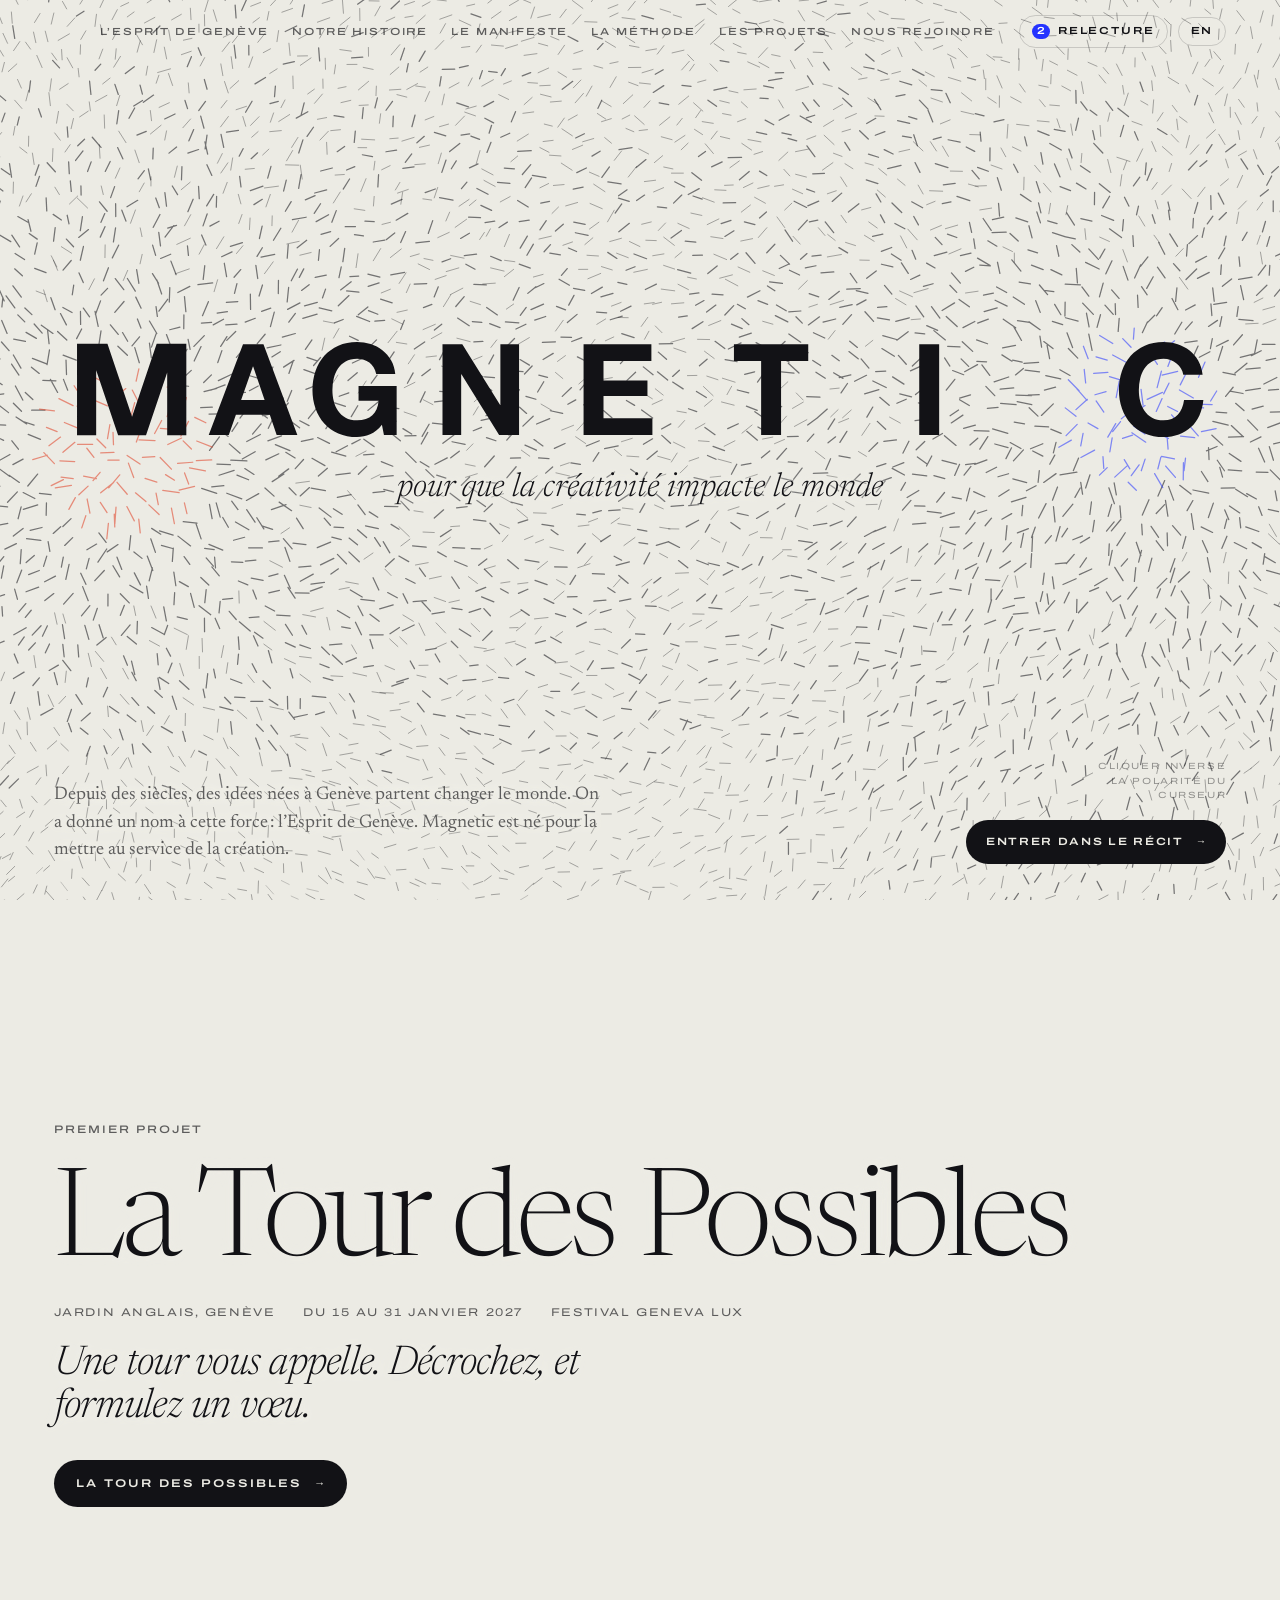
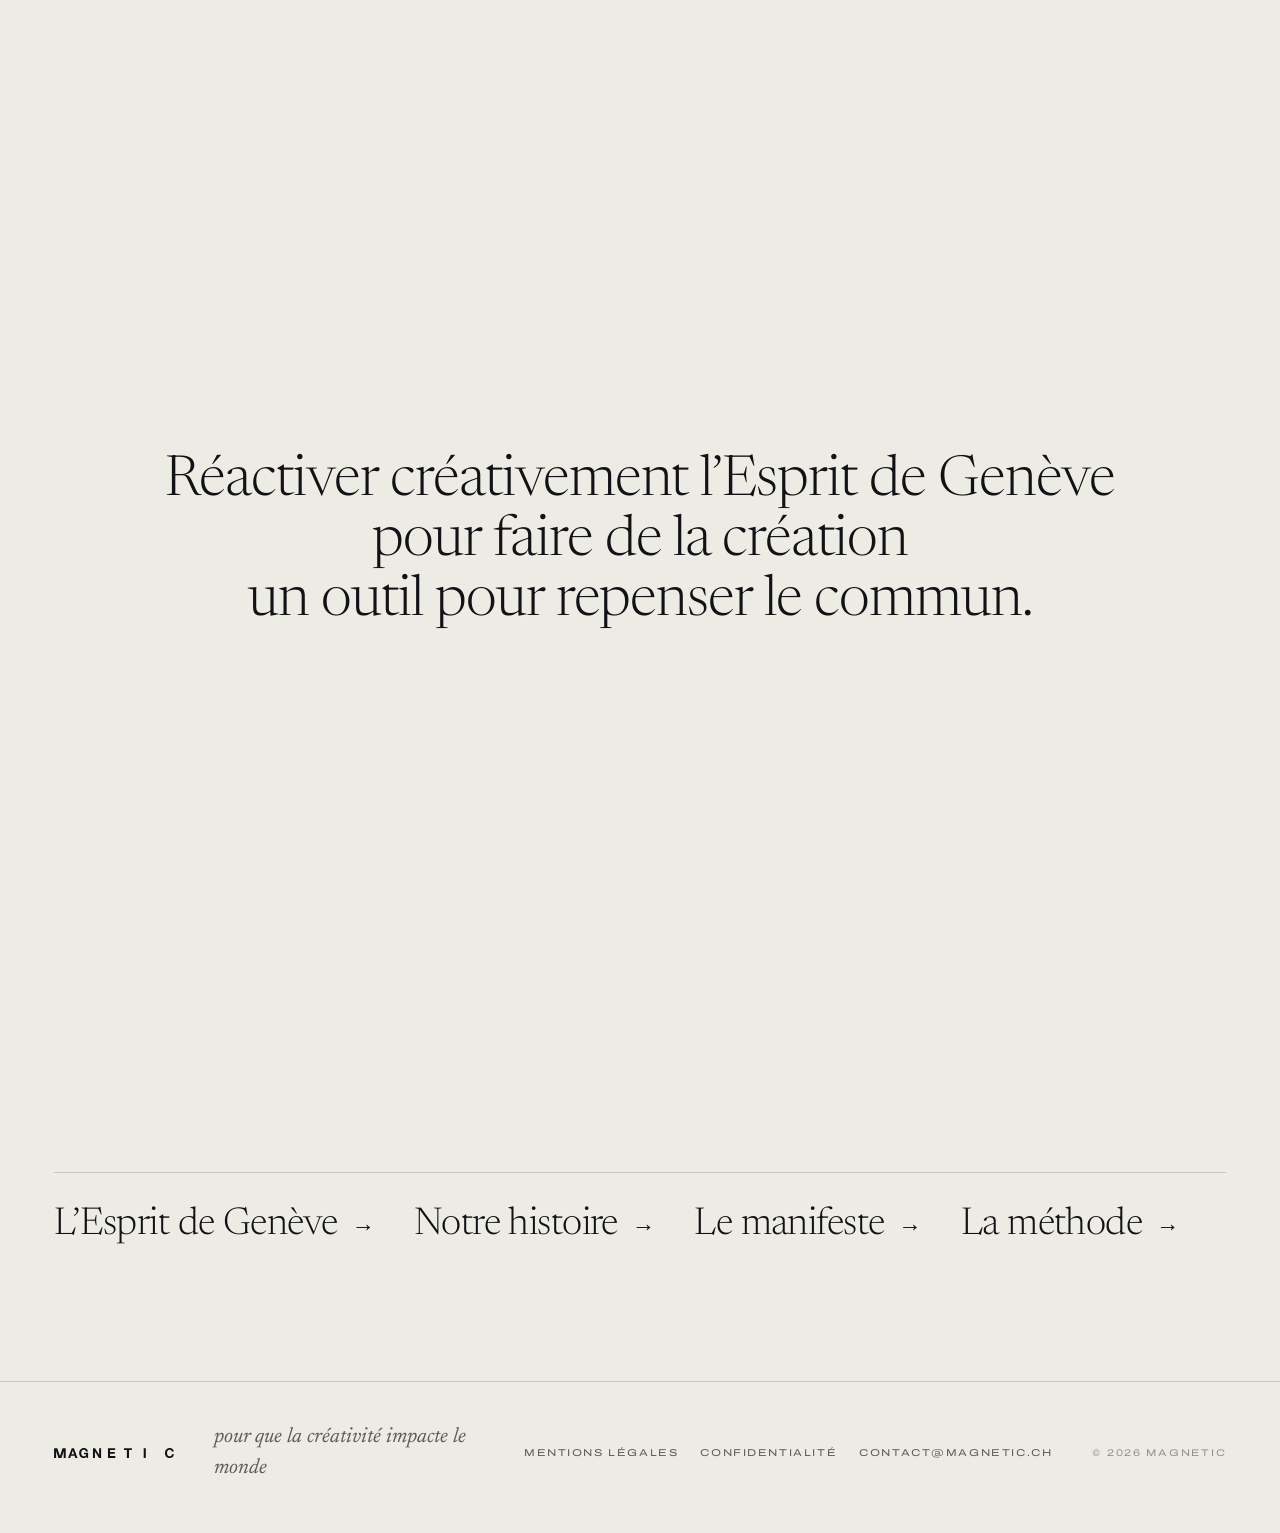
<file: public/index.html>
<!DOCTYPE html>
<html lang="fr" class="no-js">
<head>
<meta charset="utf-8">
<meta name="viewport" content="width=device-width, initial-scale=1, viewport-fit=cover">
<title>Magnetic</title>
<meta name="description" content="Magnetic, association genevoise : réactiver créativement l’Esprit de Genève pour faire de la création un outil pour repenser le commun.">
<meta name="robots" content="noindex">
<meta name="theme-color" content="#ecebe4" media="(prefers-color-scheme: light)">
<meta name="theme-color" content="#0b0b0e" media="(prefers-color-scheme: dark)">
<meta name="color-scheme" content="light dark">
<meta property="og:type" content="website">
<meta property="og:site_name" content="Magnetic">
<meta property="og:title" content="Magnetic">
<meta property="og:description" content="Réactiver créativement l’Esprit de Genève pour faire de la création un outil pour repenser le commun.">
<meta property="og:locale" content="fr_CH">
<meta property="og:locale:alternate" content="en_GB">
<meta property="og:image" content="https://guillaumehelleu.com/magnetic/assets/img/og.png">
<meta property="og:image:width" content="1200">
<meta property="og:image:height" content="630">
<meta name="twitter:card" content="summary_large_image">
<link rel="icon" type="image/svg+xml" href="assets/img/favicon.svg">
<link rel="preload" href="assets/fonts/newsreader-latin-opsz-normal.woff2" as="font" type="font/woff2" crossorigin>
<link rel="preload" href="assets/fonts/archivo-latin-wdth-normal.woff2" as="font" type="font/woff2" crossorigin>
<link rel="stylesheet" href="assets/css/site.css?v=11">
<script>document.documentElement.className='js'</script>
<script src="assets/js/config.js?v=11"></script>
<script src="content/fr.js?v=11"></script>
<script src="content/fr.propositions.js?v=11"></script>
<script src="content/en.js?v=11"></script>
<script src="content/en.propositions.js?v=11"></script>
<script src="assets/js/logo.js?v=11"></script>
<script src="assets/js/content.js?v=11" defer></script>
<script src="assets/js/field.js?v=11" defer></script>
<script src="assets/js/site.js?v=11" defer></script>
</head>
<body data-root="" data-id="accueil">
<a class="skip" href="#contenu" data-k="ui.skip"></a>
<canvas id="field" aria-hidden="true"></canvas>
<div class="cursor" aria-hidden="true"></div>

<header class="bar">
  <a class="bar-logo" data-page="" aria-label="Magnetic"><span class="logo-svg" data-logo></span></a>
  <nav class="bar-nav" aria-label="Pages">
    <a data-page="esprit-de-geneve/" data-k="ui.nav.esprit"></a>
    <a data-page="notre-histoire/" data-k="ui.nav.histoire"></a>
    <a data-page="manifeste/" data-k="ui.nav.manifeste"></a>
    <a data-page="methode/" data-k="ui.nav.methode"></a>
    <a data-page="projets/" data-k="ui.nav.projets"></a>
    <a data-page="nous-rejoindre/" data-k="ui.nav.rejoindre"></a>
  </nav>
  <div class="bar-tools">
    <button class="review-toggle" type="button" hidden aria-pressed="false"><i></i><span data-k="ui.relecture"></span></button>
    <a class="lang" data-lang-link><span data-k="ui.langue.court"></span></a>
    <button class="menu-btn" type="button" aria-expanded="false" aria-controls="menu"><span data-k="ui.menu"></span></button>
  </div>
</header>

<div class="menu" id="menu" hidden>
  <nav aria-label="Menu">
    <a data-page=""><small>00</small><span data-k="ui.nav.accueil"></span></a>
    <a data-page="esprit-de-geneve/"><small>01</small><span data-k="ui.nav.esprit"></span></a>
    <a data-page="notre-histoire/"><small>02</small><span data-k="ui.nav.histoire"></span></a>
    <a data-page="manifeste/"><small>03</small><span data-k="ui.nav.manifeste"></span></a>
    <a data-page="methode/"><small>04</small><span data-k="ui.nav.methode"></span></a>
    <a data-page="projets/"><small>05</small><span data-k="ui.nav.projets"></span></a>
    <a data-page="nous-rejoindre/"><small>06</small><span data-k="ui.nav.rejoindre"></span></a>
  </nav>
</div>

<noscript><p class="noscript">Ce site a besoin de JavaScript pour afficher ses textes. Contact : <a href="mailto:contact@magnetic.ch">contact@magnetic.ch</a></p></noscript>
<main id="contenu">
<section id="ouverture" class="hero" data-level="1">
  <i class="anchor" style="left:9%;top:50%" data-pole data-q="1.3" data-drift="1"></i><i class="anchor" style="left:91%;top:50%" data-pole data-q="-1.3" data-drift="2"></i>
  <h1 class="hero-logo"><span class="sr" lang="fr">Magnetic</span><span class="logo-svg big" data-logo data-assemble></span></h1>
  <p class="hero-sig serif-i" data-k="signature"></p>
  <div class="hero-foot">
    <p class="hero-role" data-k="accueil.intro"></p>
    <div class="hero-aside">
      <p class="hero-hint" data-k="ui.polarite"></p>
      <a class="hero-cta" data-page="esprit-de-geneve/"><span data-k="ui.entrer"></span><i aria-hidden="true">→</i></a>
    </div>
  </div>
</section>

<section class="moment bandeau" data-level="0.8">
  <i class="anchor" style="left:82%;top:40%" data-pole data-q="1.5" data-pulse="1"></i>
  <p class="label" data-k="ui.premier"></p>
  <h2 class="tour-title" data-k="tour.titre"></h2>
  <p class="bandeau-facts"><span data-k="tour.fait.lieu"></span><span data-k="tour.fait.dates"></span><span data-k="tour.fait.cadre"></span></p>
  <p class="statement s serif-i" data-k="tour.bandeau.appel"></p>
  <a class="cta" data-page="projets/"><span data-k="ui.suite.tour"></span><i aria-hidden="true">→</i></a>
</section>

<section class="moment mission" data-level="1">
  <i class="anchor" style="left:12%;top:18%" data-pole data-q="1"></i><i class="anchor" style="left:88%;top:82%" data-pole data-q="-1"></i>
  <p class="statement xl center" data-k="mission"></p>
</section>

<section class="reading" data-level="0.4">
<nav class="suite" aria-label="Suite">
    <a class="suite-link" data-page="esprit-de-geneve/"><span data-k="ui.nav.esprit"></span><i aria-hidden="true">→</i></a>
    <a class="suite-link" data-page="notre-histoire/"><span data-k="ui.suite.histoire"></span><i aria-hidden="true">→</i></a>
    <a class="suite-link" data-page="manifeste/"><span data-k="ui.suite.manifeste"></span><i aria-hidden="true">→</i></a>
    <a class="suite-link" data-page="methode/"><span data-k="ui.suite.methode"></span><i aria-hidden="true">→</i></a>
  </nav>
</section>
</main>

<footer class="foot">
  <a class="foot-logo" data-page="" aria-label="Magnetic"><span class="logo-svg small" data-logo></span></a>
  <p class="serif-i" data-k="signature"></p>
  <nav aria-label="Pied de page">
    <a data-page="mentions-legales/" data-k="ui.mentions"></a>
    <a data-page="confidentialite/" data-k="ui.confidentialite"></a>
    <a href="mailto:contact@magnetic.ch">contact@magnetic.ch</a>
  </nav>
  <p class="copy">© 2026 Magnetic</p>
</footer>
</body>
</html>
</file>
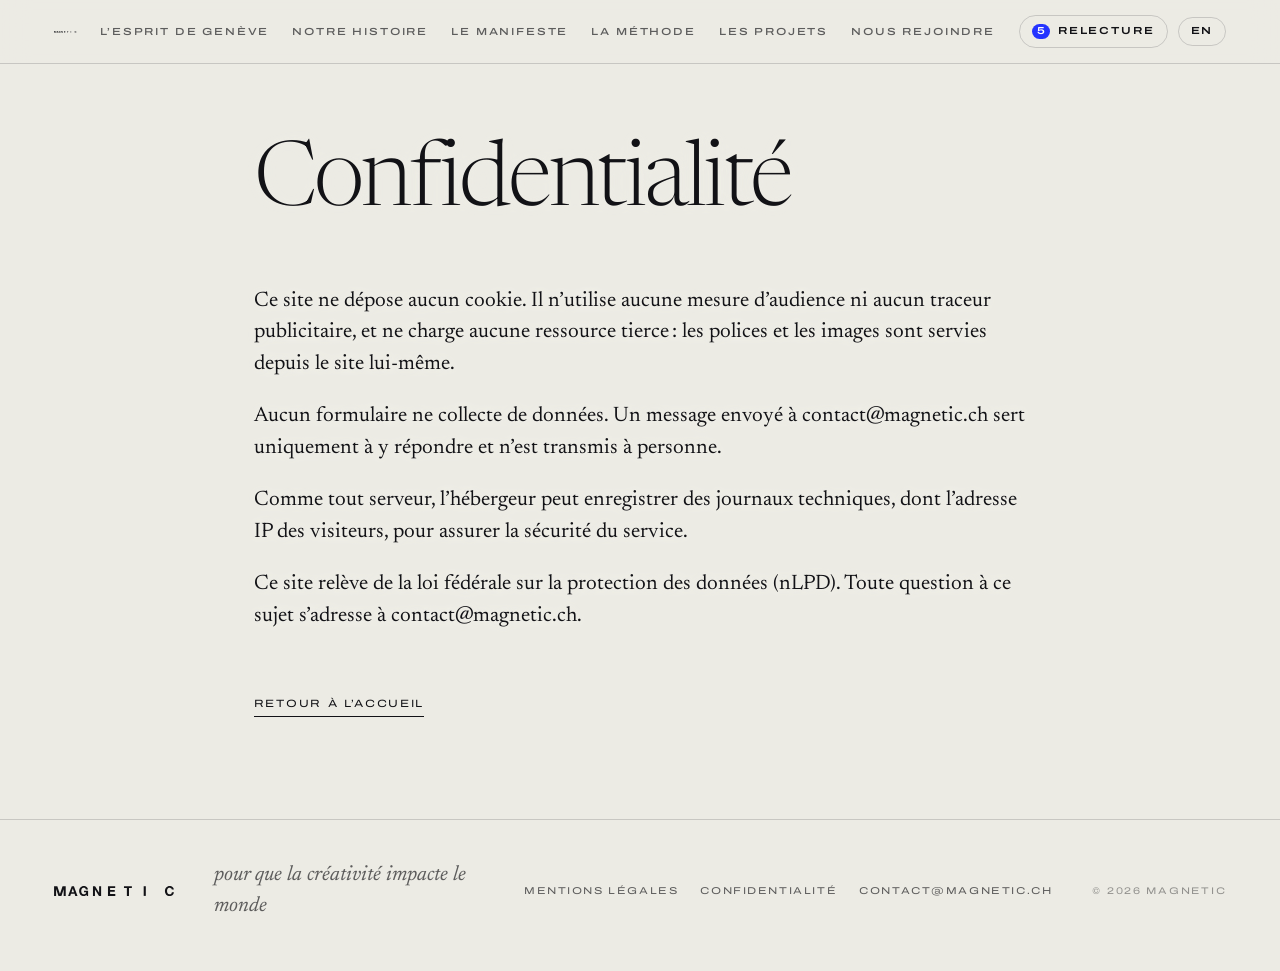
<file: public/confidentialite/index.html>
<!DOCTYPE html>
<html lang="fr" class="no-js">
<head>
<meta charset="utf-8">
<meta name="viewport" content="width=device-width, initial-scale=1, viewport-fit=cover">
<title>Magnetic</title>
<meta name="description" content="Magnetic, association genevoise : réactiver créativement l’Esprit de Genève pour faire de la création un outil pour repenser le commun.">
<meta name="robots" content="noindex">
<meta name="theme-color" content="#ecebe4" media="(prefers-color-scheme: light)">
<meta name="theme-color" content="#0b0b0e" media="(prefers-color-scheme: dark)">
<meta name="color-scheme" content="light dark">
<meta property="og:type" content="website">
<meta property="og:site_name" content="Magnetic">
<meta property="og:title" content="Magnetic">
<meta property="og:description" content="Réactiver créativement l’Esprit de Genève pour faire de la création un outil pour repenser le commun.">
<meta property="og:locale" content="fr_CH">
<meta property="og:locale:alternate" content="en_GB">
<meta property="og:image" content="https://guillaumehelleu.com/magnetic/assets/img/og.png">
<meta property="og:image:width" content="1200">
<meta property="og:image:height" content="630">
<meta name="twitter:card" content="summary_large_image">
<link rel="icon" type="image/svg+xml" href="../assets/img/favicon.svg">
<link rel="preload" href="../assets/fonts/newsreader-latin-opsz-normal.woff2" as="font" type="font/woff2" crossorigin>
<link rel="preload" href="../assets/fonts/archivo-latin-wdth-normal.woff2" as="font" type="font/woff2" crossorigin>
<link rel="stylesheet" href="../assets/css/site.css?v=11">
<script>document.documentElement.className='js'</script>
<script src="../assets/js/config.js?v=11"></script>
<script src="../content/fr.js?v=11"></script>
<script src="../content/fr.propositions.js?v=11"></script>
<script src="../content/en.js?v=11"></script>
<script src="../content/en.propositions.js?v=11"></script>
<script src="../assets/js/logo.js?v=11"></script>
<script src="../assets/js/content.js?v=11" defer></script>
<script src="../assets/js/site.js?v=11" defer></script>
</head>
<body data-root="../" data-id="legal" data-title-k="conf.titre">
<a class="skip" href="#contenu" data-k="ui.skip"></a>
<canvas id="field" aria-hidden="true"></canvas>
<div class="cursor" aria-hidden="true"></div>

<header class="bar solid">
  <a class="bar-logo" data-page="" aria-label="Magnetic"><span class="logo-svg" data-logo></span></a>
  <nav class="bar-nav" aria-label="Pages">
    <a data-page="esprit-de-geneve/" data-k="ui.nav.esprit"></a>
    <a data-page="notre-histoire/" data-k="ui.nav.histoire"></a>
    <a data-page="manifeste/" data-k="ui.nav.manifeste"></a>
    <a data-page="methode/" data-k="ui.nav.methode"></a>
    <a data-page="projets/" data-k="ui.nav.projets"></a>
    <a data-page="nous-rejoindre/" data-k="ui.nav.rejoindre"></a>
  </nav>
  <div class="bar-tools">
    <button class="review-toggle" type="button" hidden aria-pressed="false"><i></i><span data-k="ui.relecture"></span></button>
    <a class="lang" data-lang-link><span data-k="ui.langue.court"></span></a>
    <button class="menu-btn" type="button" aria-expanded="false" aria-controls="menu"><span data-k="ui.menu"></span></button>
  </div>
</header>

<div class="menu" id="menu" hidden>
  <nav aria-label="Menu">
    <a data-page=""><small>00</small><span data-k="ui.nav.accueil"></span></a>
    <a data-page="esprit-de-geneve/"><small>01</small><span data-k="ui.nav.esprit"></span></a>
    <a data-page="notre-histoire/"><small>02</small><span data-k="ui.nav.histoire"></span></a>
    <a data-page="manifeste/"><small>03</small><span data-k="ui.nav.manifeste"></span></a>
    <a data-page="methode/"><small>04</small><span data-k="ui.nav.methode"></span></a>
    <a data-page="projets/"><small>05</small><span data-k="ui.nav.projets"></span></a>
    <a data-page="nous-rejoindre/"><small>06</small><span data-k="ui.nav.rejoindre"></span></a>
  </nav>
</div>

<noscript><p class="noscript">Ce site a besoin de JavaScript pour afficher ses textes. Contact : <a href="mailto:contact@magnetic.ch">contact@magnetic.ch</a></p></noscript>
<main id="contenu" class="page-legal">
  <h1 data-k="conf.titre"></h1>
  <p data-k="conf.1"></p>
  <p data-k="conf.2"></p>
  <p data-k="conf.3"></p>
  <p data-k="conf.4"></p>

  <a class="back" data-page="" data-k="ui.retour"></a>
</main>

<footer class="foot">
  <a class="foot-logo" data-page="" aria-label="Magnetic"><span class="logo-svg small" data-logo></span></a>
  <p class="serif-i" data-k="signature"></p>
  <nav aria-label="Pied de page">
    <a data-page="mentions-legales/" data-k="ui.mentions"></a>
    <a data-page="confidentialite/" data-k="ui.confidentialite"></a>
    <a href="mailto:contact@magnetic.ch">contact@magnetic.ch</a>
  </nav>
  <p class="copy">© 2026 Magnetic</p>
</footer>
</body>
</html>
</file>
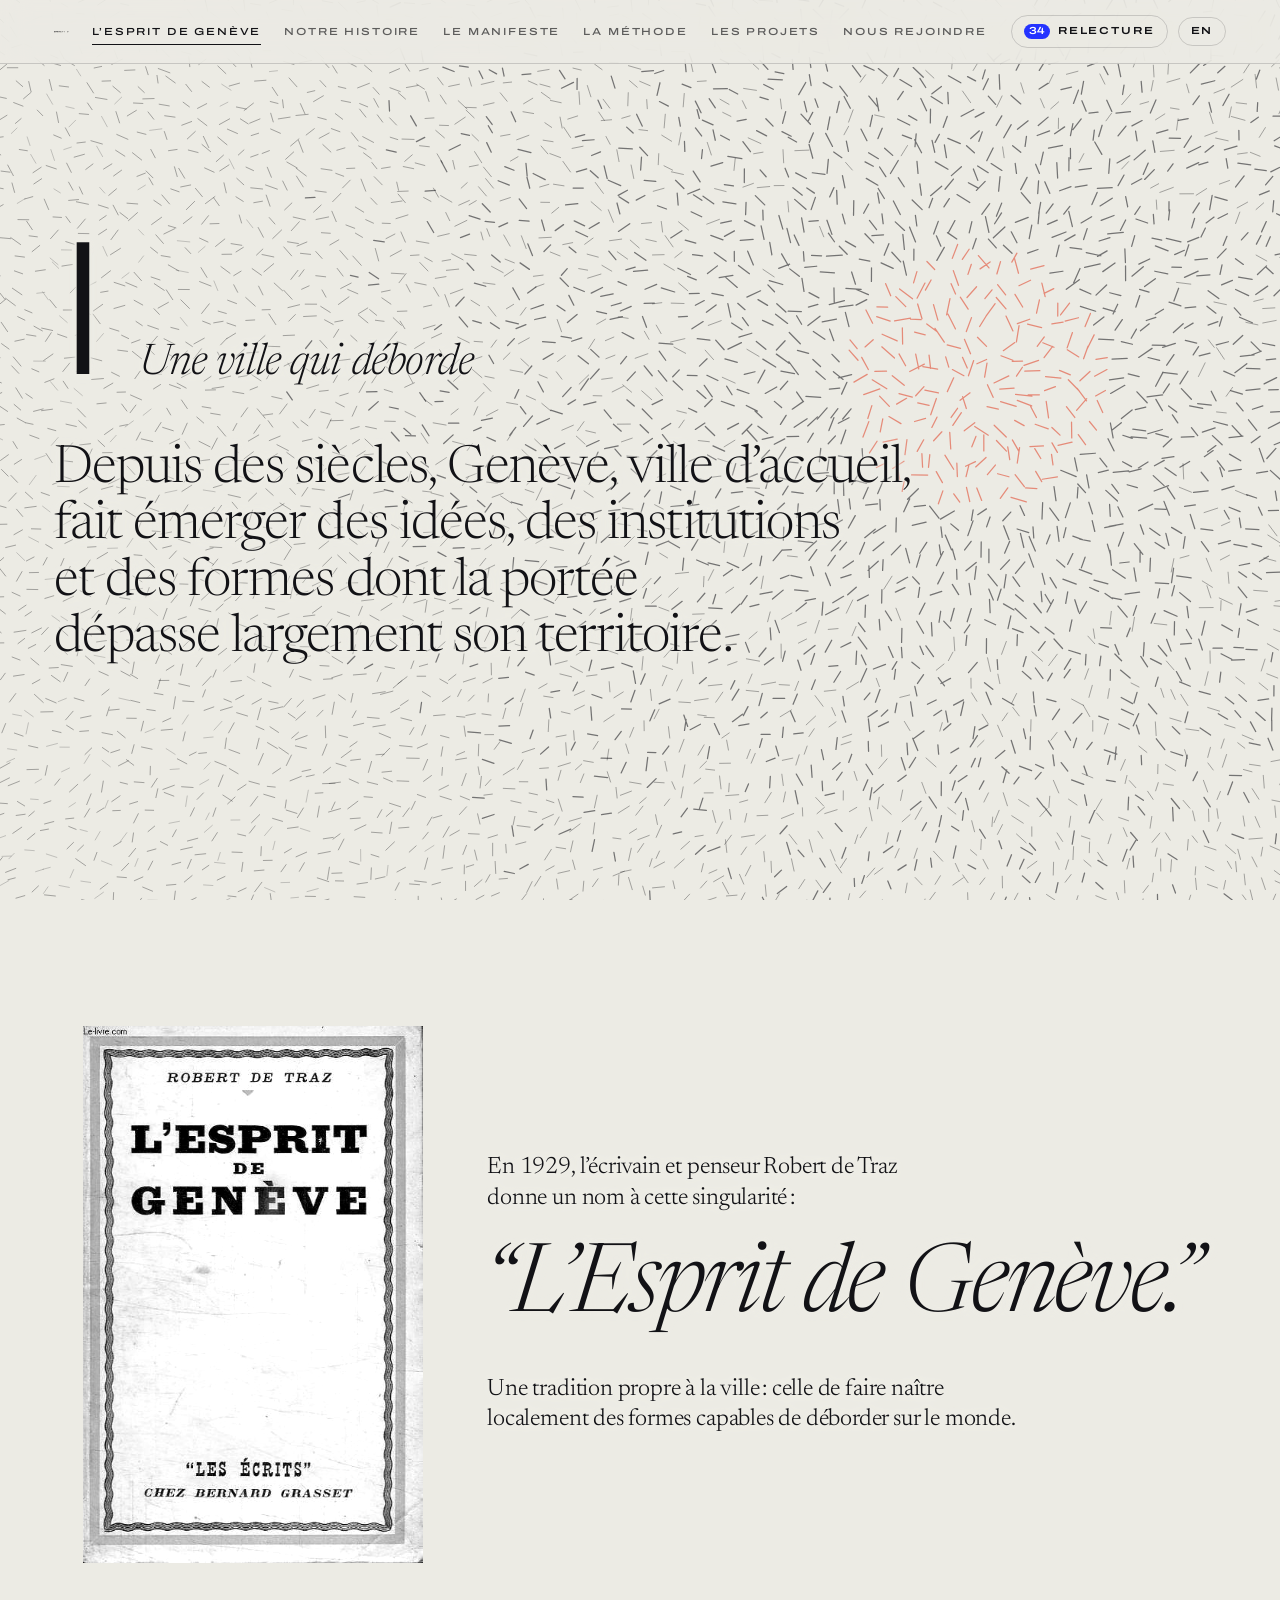
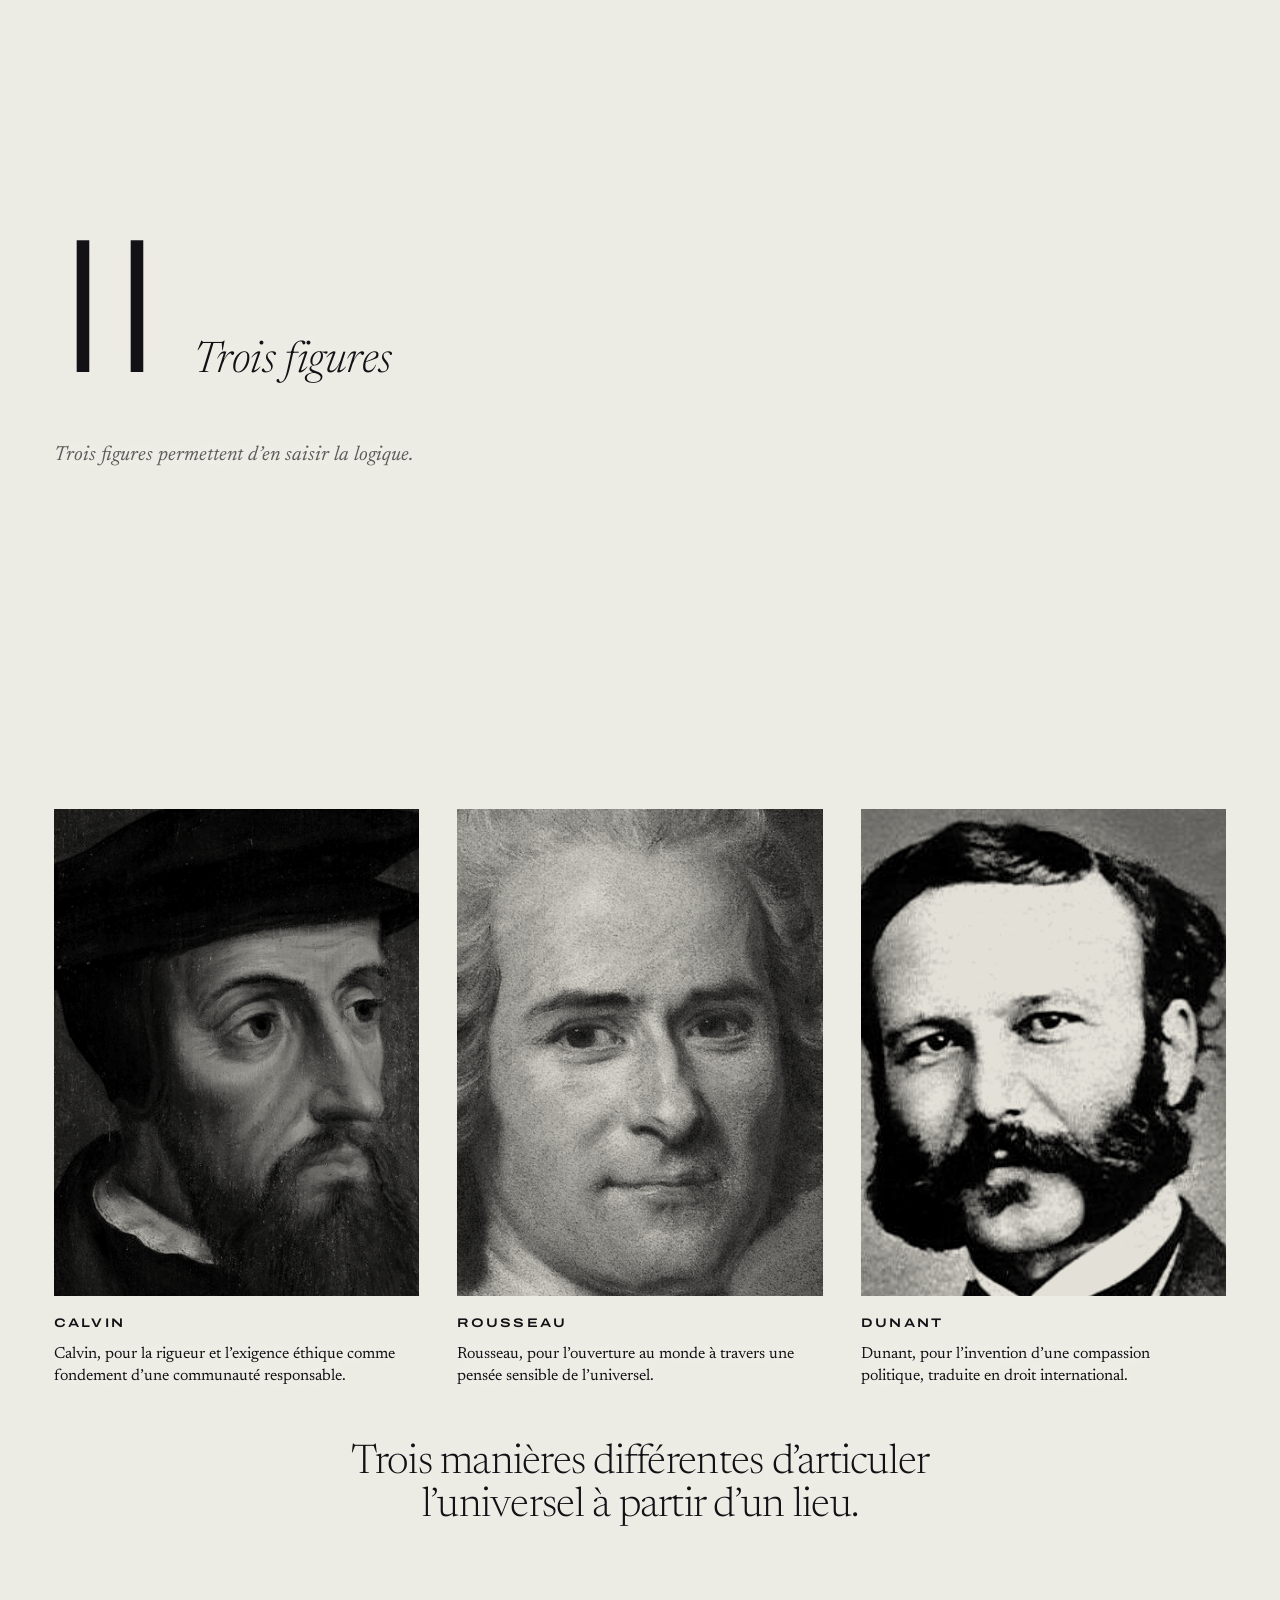
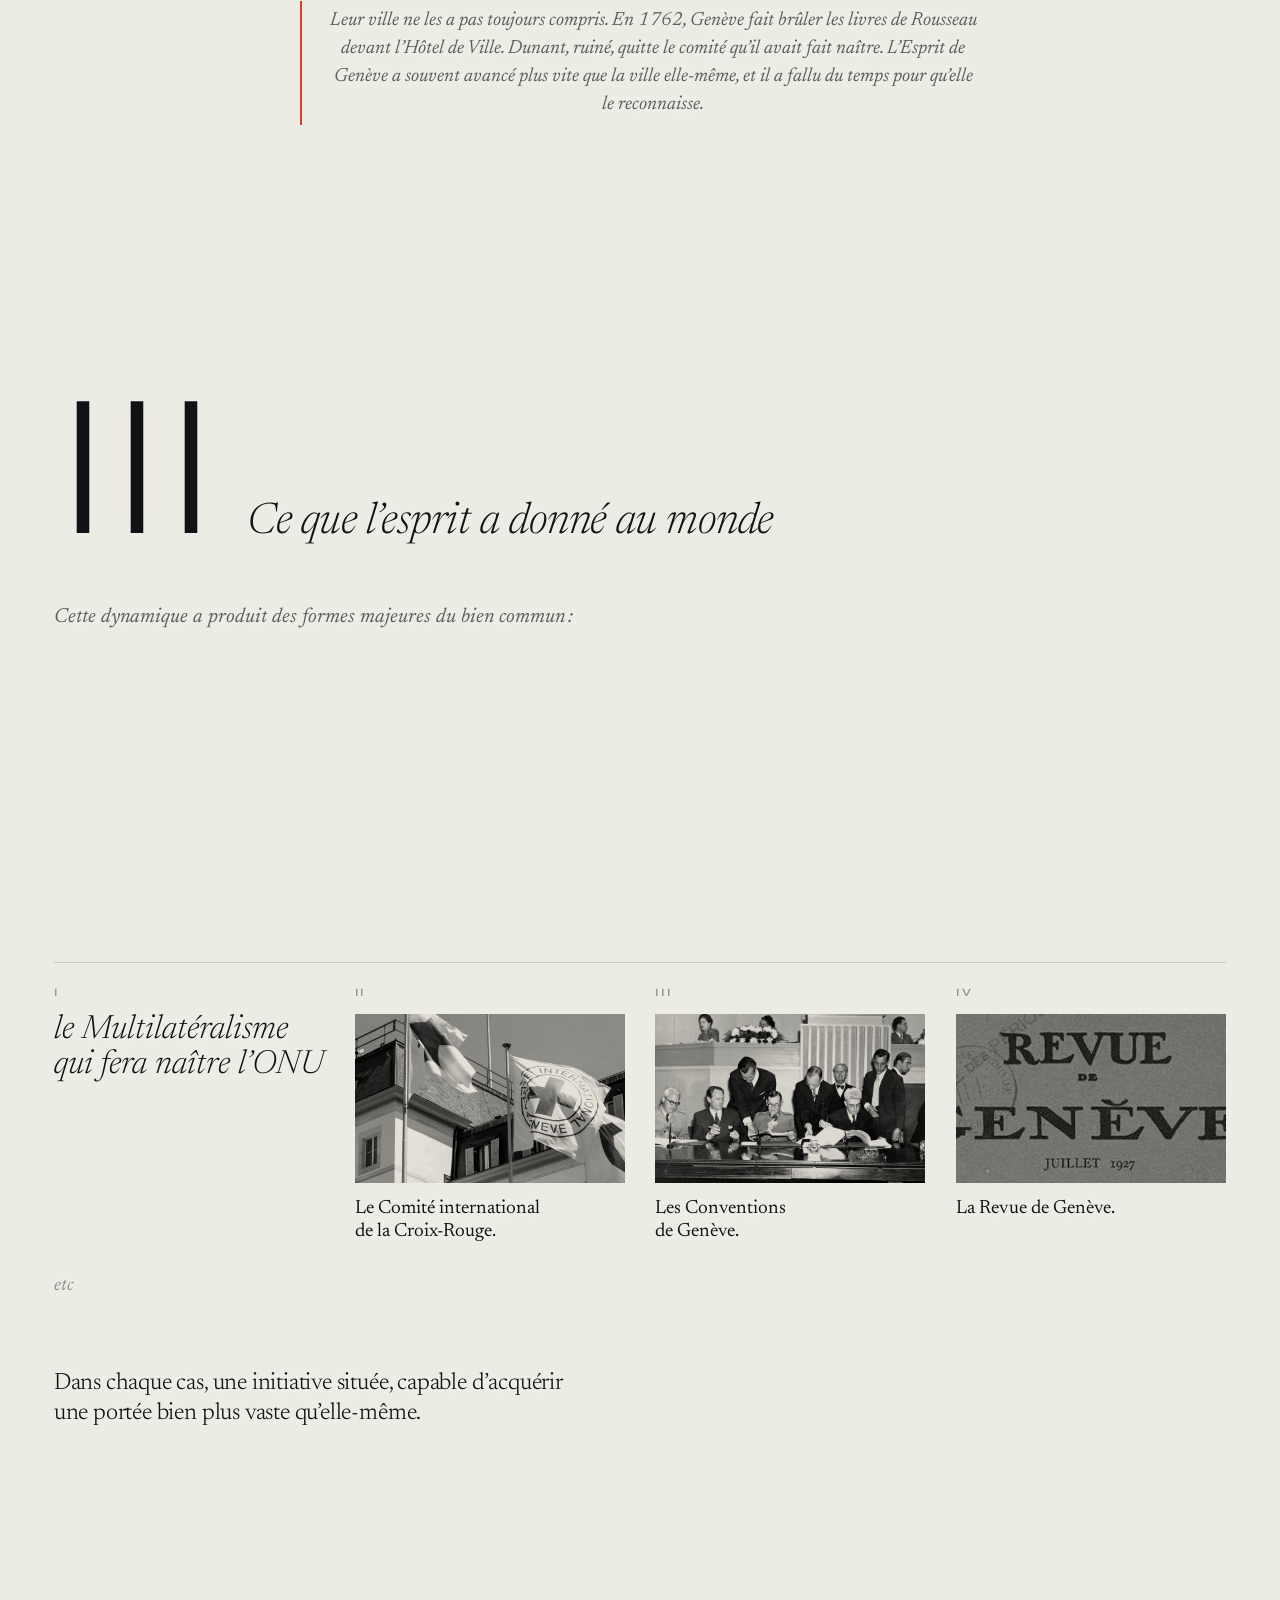
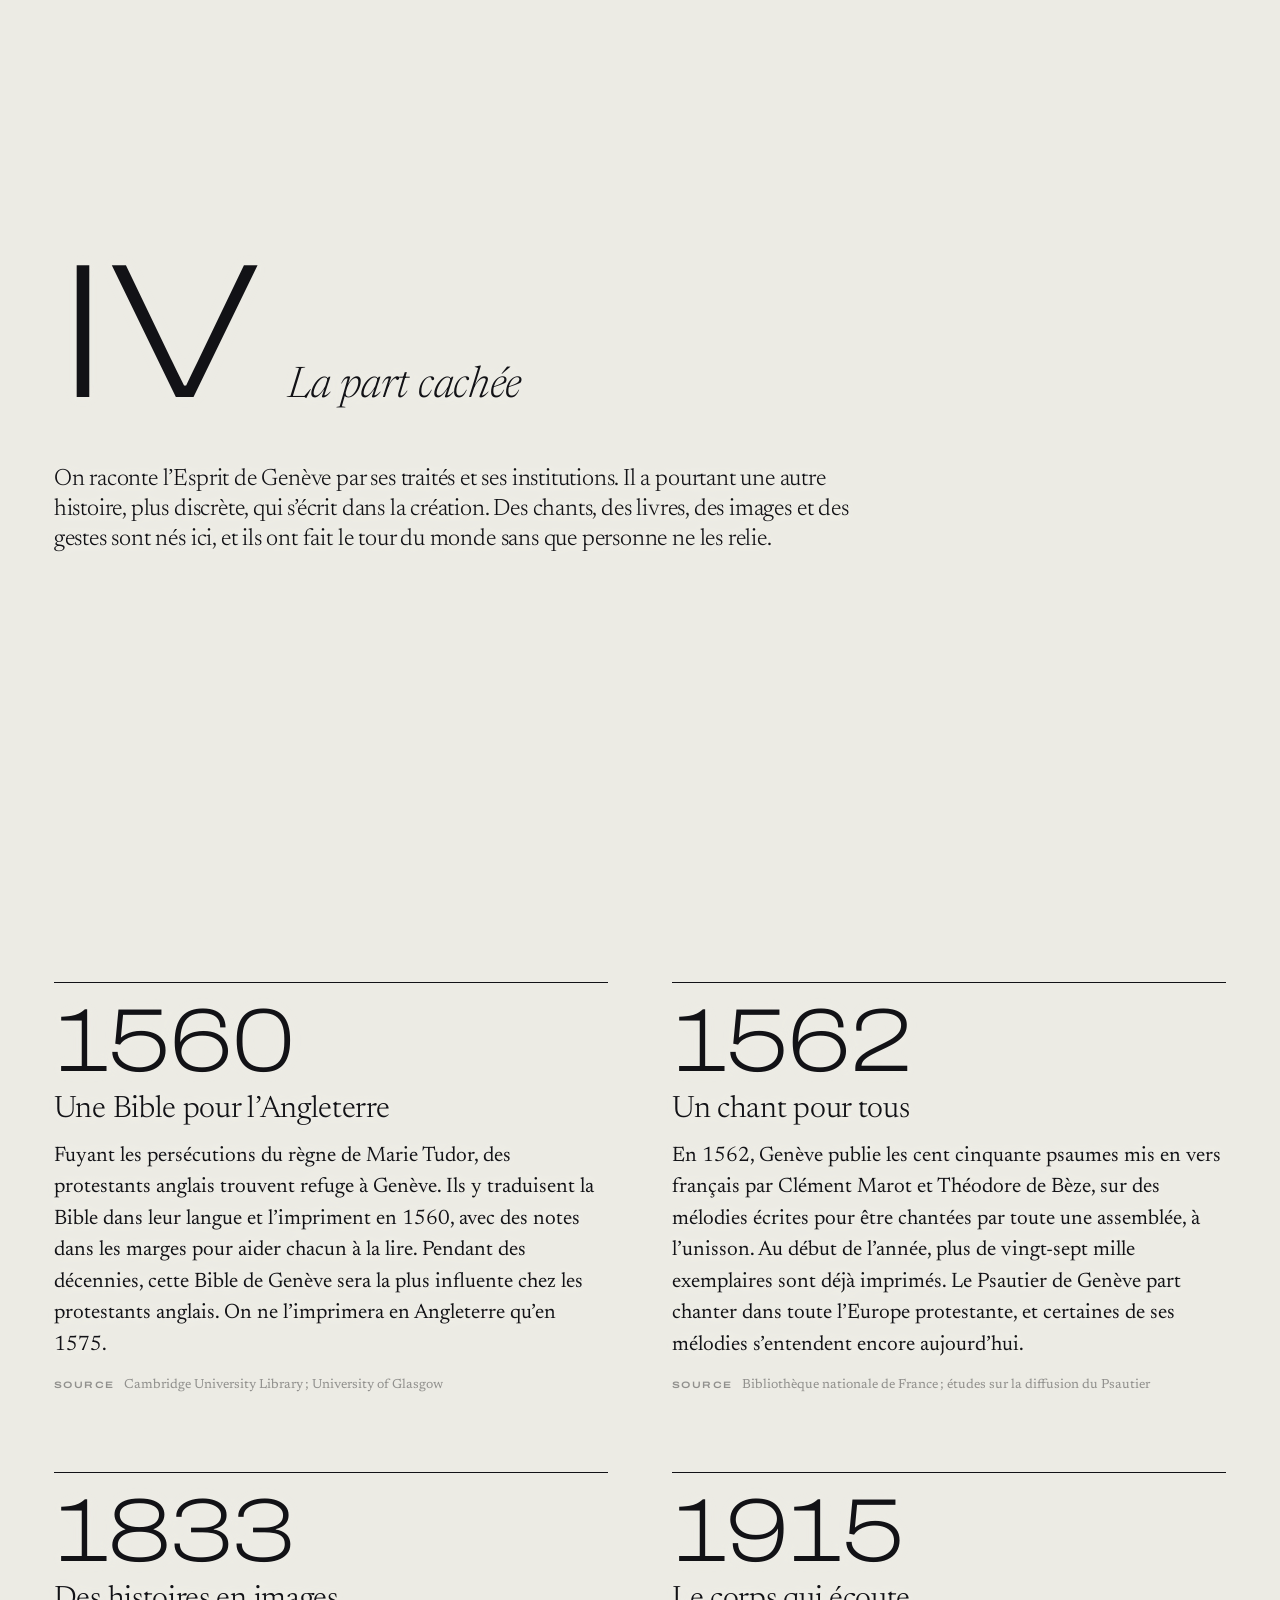
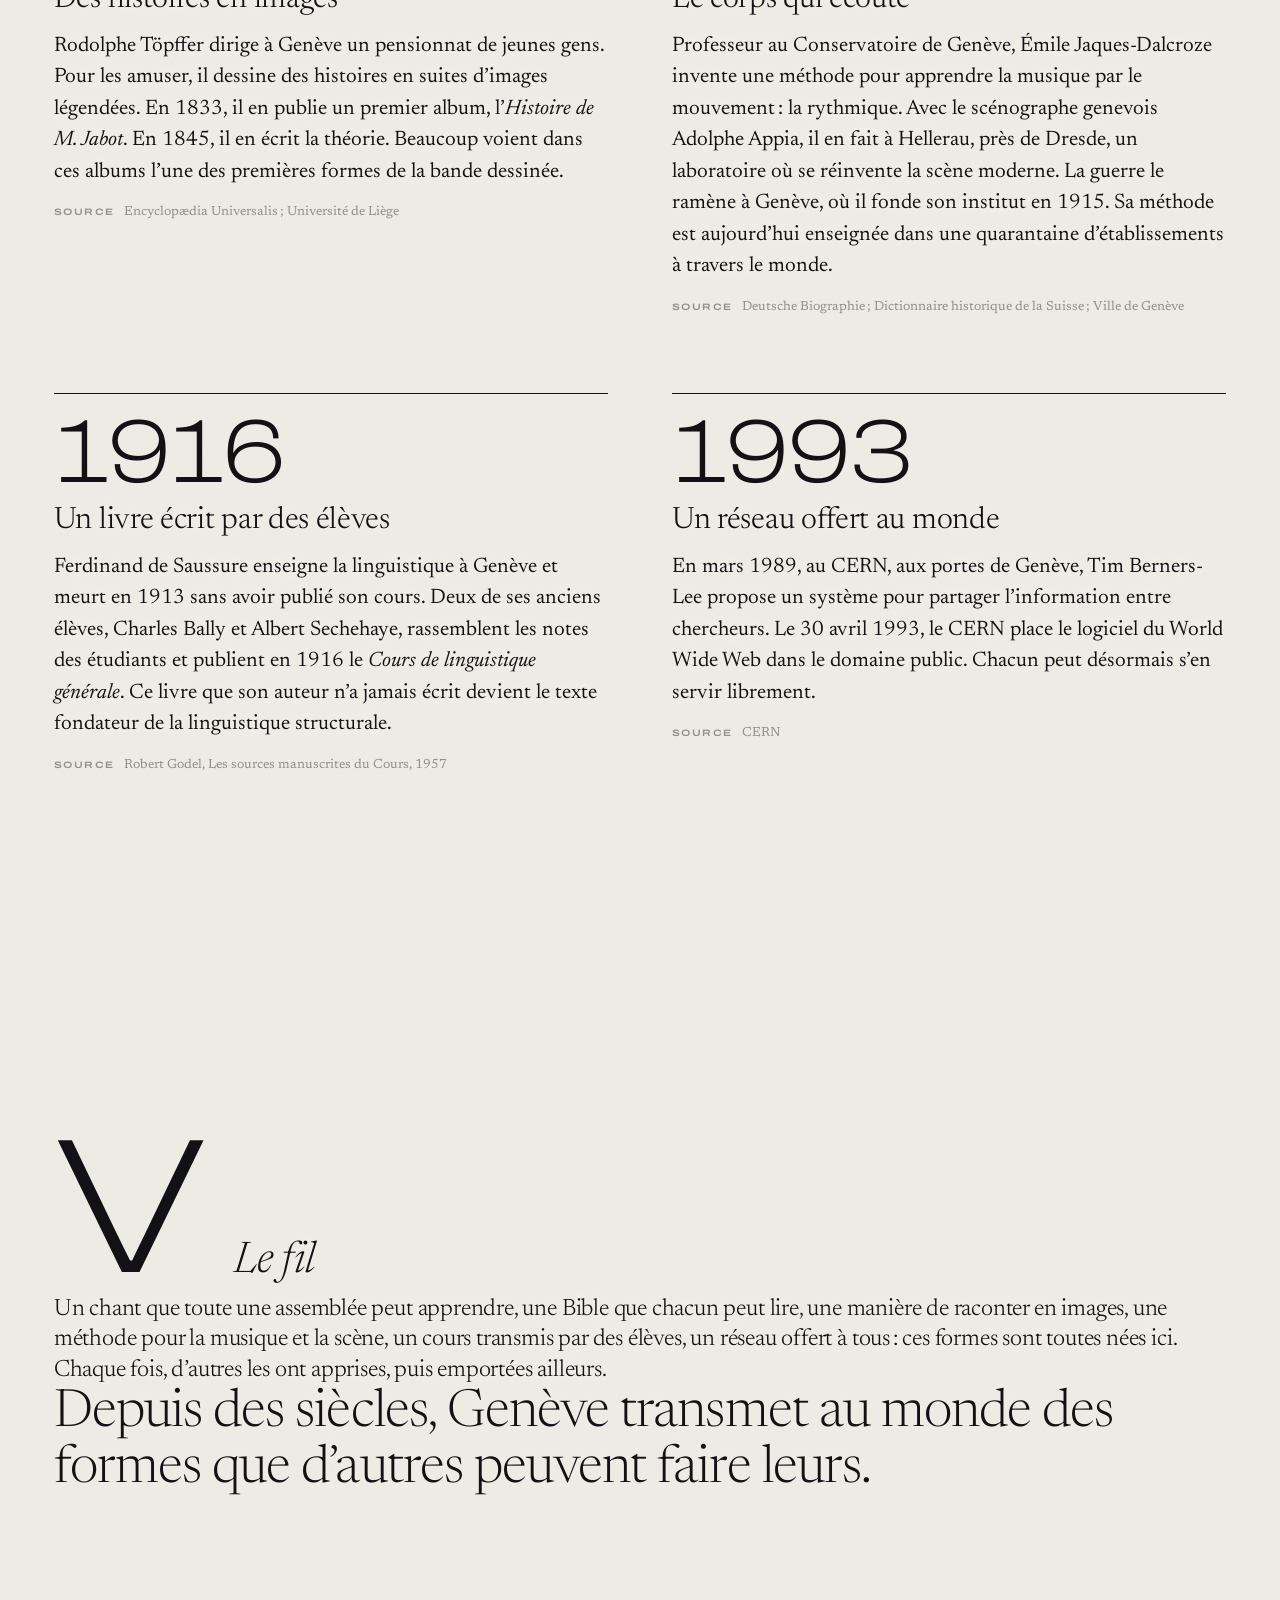
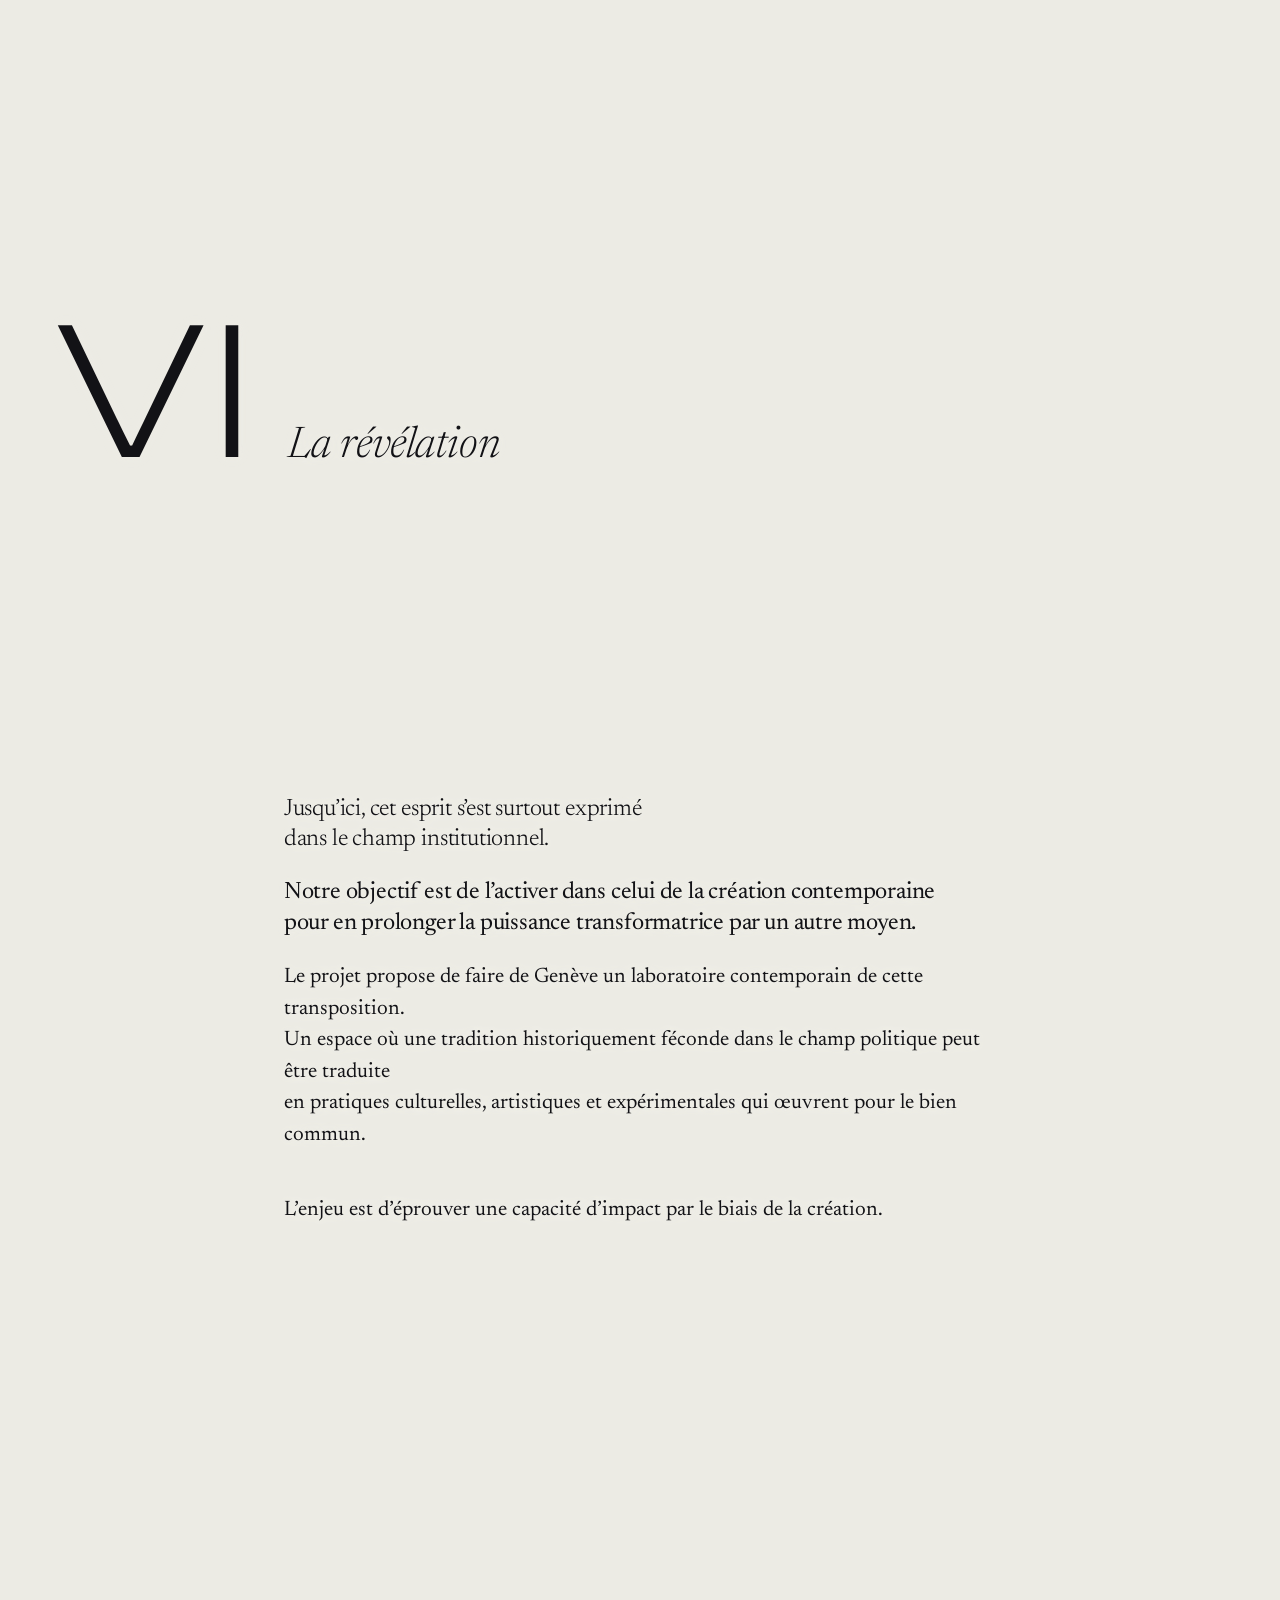
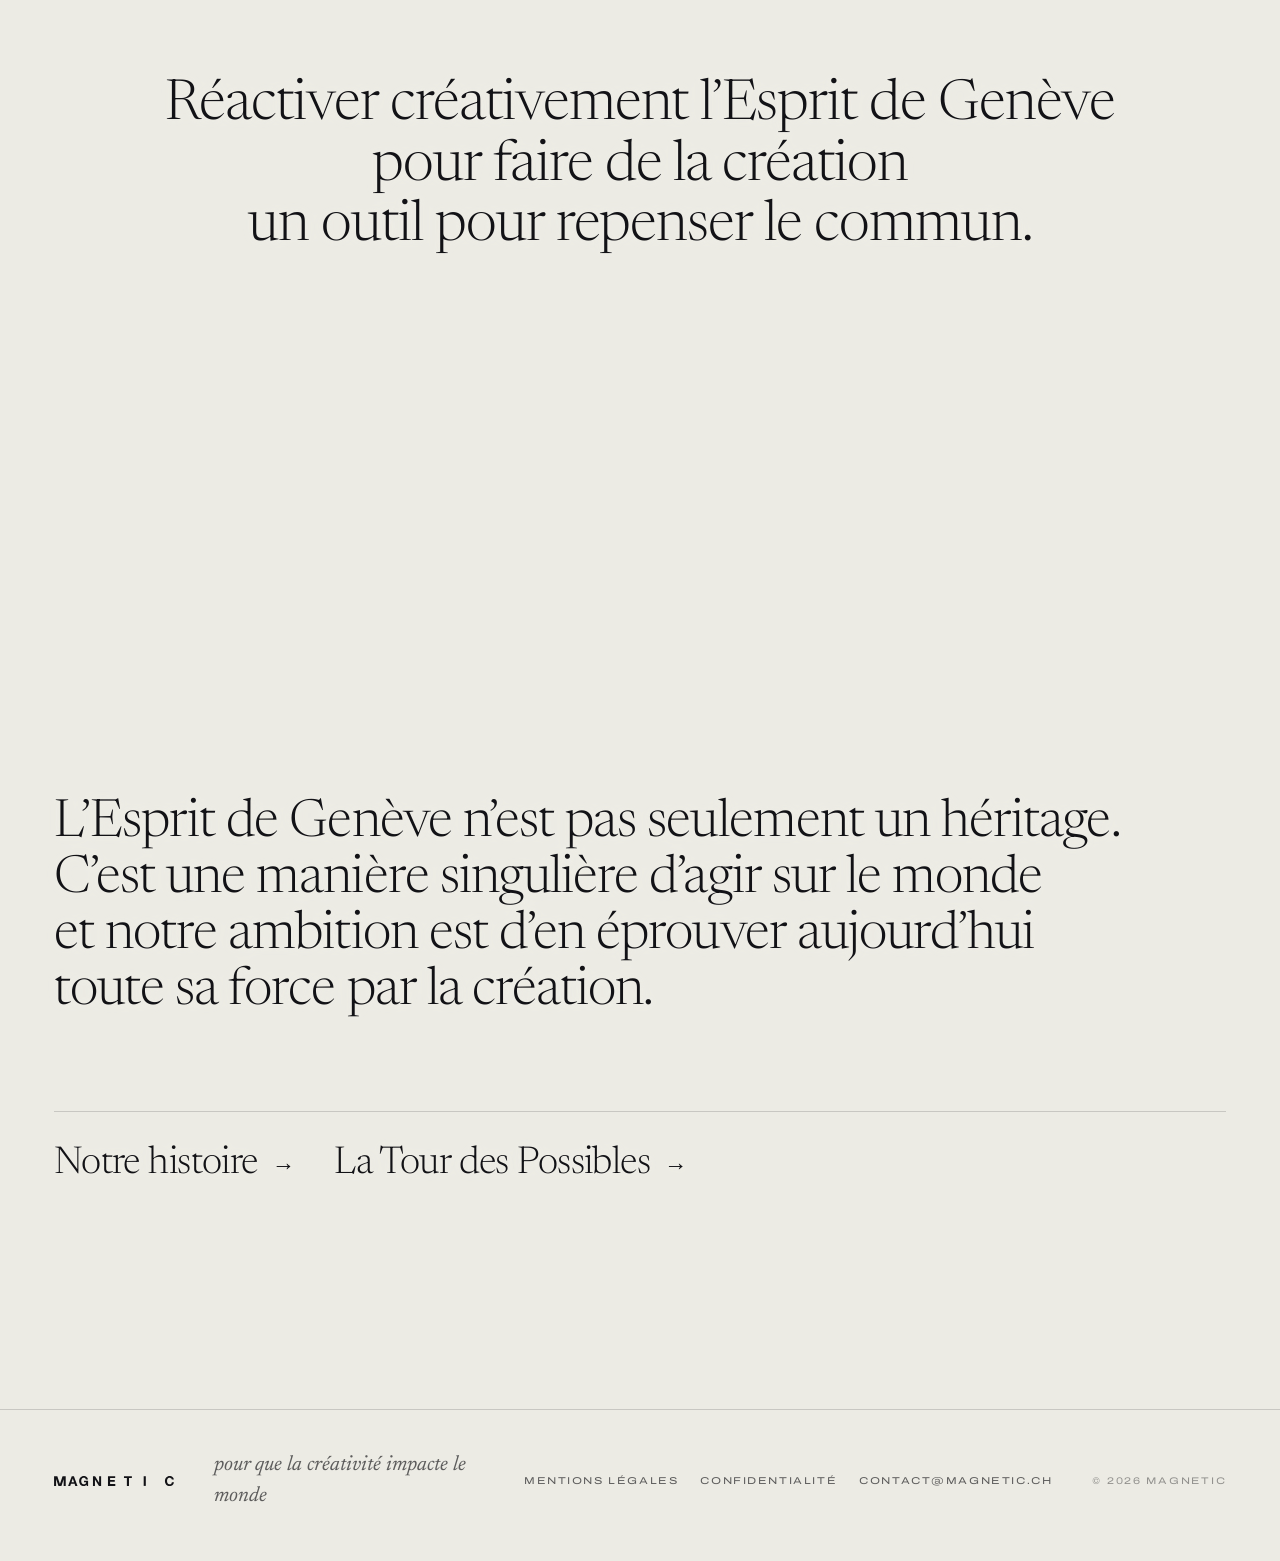
<file: public/esprit-de-geneve/index.html>
<!DOCTYPE html>
<html lang="fr" class="no-js">
<head>
<meta charset="utf-8">
<meta name="viewport" content="width=device-width, initial-scale=1, viewport-fit=cover">
<title>Magnetic</title>
<meta name="description" content="Magnetic, association genevoise : réactiver créativement l’Esprit de Genève pour faire de la création un outil pour repenser le commun.">
<meta name="robots" content="noindex">
<meta name="theme-color" content="#ecebe4" media="(prefers-color-scheme: light)">
<meta name="theme-color" content="#0b0b0e" media="(prefers-color-scheme: dark)">
<meta name="color-scheme" content="light dark">
<meta property="og:type" content="website">
<meta property="og:site_name" content="Magnetic">
<meta property="og:title" content="Magnetic">
<meta property="og:description" content="Réactiver créativement l’Esprit de Genève pour faire de la création un outil pour repenser le commun.">
<meta property="og:locale" content="fr_CH">
<meta property="og:locale:alternate" content="en_GB">
<meta property="og:image" content="https://guillaumehelleu.com/magnetic/assets/img/og.png">
<meta property="og:image:width" content="1200">
<meta property="og:image:height" content="630">
<meta name="twitter:card" content="summary_large_image">
<link rel="icon" type="image/svg+xml" href="../assets/img/favicon.svg">
<link rel="preload" href="../assets/fonts/newsreader-latin-opsz-normal.woff2" as="font" type="font/woff2" crossorigin>
<link rel="preload" href="../assets/fonts/archivo-latin-wdth-normal.woff2" as="font" type="font/woff2" crossorigin>
<link rel="stylesheet" href="../assets/css/site.css?v=11">
<script>document.documentElement.className='js'</script>
<script src="../assets/js/config.js?v=11"></script>
<script src="../content/fr.js?v=11"></script>
<script src="../content/fr.propositions.js?v=11"></script>
<script src="../content/en.js?v=11"></script>
<script src="../content/en.propositions.js?v=11"></script>
<script src="../assets/js/logo.js?v=11"></script>
<script src="../assets/js/content.js?v=11" defer></script>
<script src="../assets/js/field.js?v=11" defer></script>
<script src="../assets/js/site.js?v=11" defer></script>
</head>
<body data-root="../" data-id="esprit" data-title-k="ui.nav.esprit">
<a class="skip" href="#contenu" data-k="ui.skip"></a>
<canvas id="field" aria-hidden="true"></canvas>
<div class="cursor" aria-hidden="true"></div>

<header class="bar solid">
  <a class="bar-logo" data-page="" aria-label="Magnetic"><span class="logo-svg" data-logo></span></a>
  <nav class="bar-nav" aria-label="Pages">
    <a data-page="esprit-de-geneve/" data-k="ui.nav.esprit" class="on" aria-current="page"></a>
    <a data-page="notre-histoire/" data-k="ui.nav.histoire"></a>
    <a data-page="manifeste/" data-k="ui.nav.manifeste"></a>
    <a data-page="methode/" data-k="ui.nav.methode"></a>
    <a data-page="projets/" data-k="ui.nav.projets"></a>
    <a data-page="nous-rejoindre/" data-k="ui.nav.rejoindre"></a>
  </nav>
  <div class="bar-tools">
    <button class="review-toggle" type="button" hidden aria-pressed="false"><i></i><span data-k="ui.relecture"></span></button>
    <a class="lang" data-lang-link><span data-k="ui.langue.court"></span></a>
    <button class="menu-btn" type="button" aria-expanded="false" aria-controls="menu"><span data-k="ui.menu"></span></button>
  </div>
</header>

<div class="menu" id="menu" hidden>
  <nav aria-label="Menu">
    <a data-page=""><small>00</small><span data-k="ui.nav.accueil"></span></a>
    <a data-page="esprit-de-geneve/"><small>01</small><span data-k="ui.nav.esprit"></span></a>
    <a data-page="notre-histoire/"><small>02</small><span data-k="ui.nav.histoire"></span></a>
    <a data-page="manifeste/"><small>03</small><span data-k="ui.nav.manifeste"></span></a>
    <a data-page="methode/"><small>04</small><span data-k="ui.nav.methode"></span></a>
    <a data-page="projets/"><small>05</small><span data-k="ui.nav.projets"></span></a>
    <a data-page="nous-rejoindre/"><small>06</small><span data-k="ui.nav.rejoindre"></span></a>
  </nav>
</div>

<noscript><p class="noscript">Ce site a besoin de JavaScript pour afficher ses textes. Contact : <a href="mailto:contact@magnetic.ch">contact@magnetic.ch</a></p></noscript>
<main id="contenu">
<section class="chapter" data-level="1">
  <i class="anchor" style="left:74%;top:46%" data-pole data-q="1.8" data-drift="3"></i>
  <header class="chap-head"><p class="chap-num">I</p><h1 class="chap-title" data-k="moment.1"></h1></header>
  <p class="statement" data-k="esprit.1"></p>
</section>
<section class="reading" data-level="0.4">
  <figure class="duo traz">
    <div class="duo-img book"><img src="../assets/img/traz.jpg" width="445" height="703" loading="lazy" data-alt="img.traz" alt=""></div>
    <div>
      <p class="lead" data-k="esprit.2"></p>
      <p class="quote" data-k="esprit.3"></p>
      <p class="lead" data-k="esprit.4"></p>
    </div>
  </figure>
</section>

<section class="chapter short" data-level="0.9">
  <header class="chap-head"><p class="chap-num">II</p><h2 class="chap-title" data-k="moment.2"></h2></header>
  <p class="kicker serif-i" data-k="figures.intro"></p>
</section>
<section class="reading figures-wrap" data-level="0.55">
  <ol class="figures">
    <li><div class="portrait"><i class="anchor" style="left:50%;top:40%" data-pole data-q="0.9"></i><img src="../assets/img/calvin.jpg" width="400" height="1100" loading="lazy" data-alt="img.calvin" alt=""></div><h3 data-k="figures.calvin.nom"></h3><p data-k="figures.calvin"></p></li>
    <li><div class="portrait"><i class="anchor" style="left:50%;top:40%" data-pole data-q="-0.9"></i><img src="../assets/img/rousseau.jpg" width="400" height="1100" loading="lazy" data-alt="img.rousseau" alt=""></div><h3 data-k="figures.rousseau.nom"></h3><p data-k="figures.rousseau"></p></li>
    <li><div class="portrait"><i class="anchor" style="left:50%;top:40%" data-pole data-q="0.9"></i><img src="../assets/img/dunant.jpg" width="253" height="693" loading="lazy" data-alt="img.dunant" alt=""></div><h3 data-k="figures.dunant.nom"></h3><p data-k="figures.dunant"></p></li>
  </ol>
  <p class="statement s center" data-k="figures.fin"></p>
  <aside class="encart"><p data-k="figures.encart"></p></aside>
</section>

<section class="chapter short" data-level="0.9">
  <header class="chap-head"><p class="chap-num">III</p><h2 class="chap-title" data-k="moment.3"></h2></header>
  <p class="kicker serif-i" data-k="formes.intro"></p>
</section>
<section class="reading" data-level="0.45">
  <ul class="formes">
    <li class="forme-text"><span class="idx" data-pole data-q="0.5">i</span><p data-k="formes.1"></p></li>
    <li><span class="idx" data-pole data-q="-0.5">ii</span><div class="forme-img"><img src="../assets/img/croix-rouge.jpg" width="1400" height="604" loading="lazy" data-alt="img.croixrouge" alt=""></div><p data-k="formes.2"></p></li>
    <li><span class="idx" data-pole data-q="0.5">iii</span><div class="forme-img"><img src="../assets/img/conventions.jpg" width="1091" height="470" loading="lazy" data-alt="img.conventions" alt=""></div><p data-k="formes.3"></p></li>
    <li><span class="idx" data-pole data-q="-0.5">iv</span><div class="forme-img"><img src="../assets/img/revue.jpg" width="458" height="198" loading="lazy" data-alt="img.revue" alt=""></div><p data-k="formes.4"></p></li>
    <li class="forme-etc"><p data-k="formes.5"></p></li>
  </ul>
  <p class="lead" data-k="formes.fin"></p>
</section>

<section class="chapter" data-level="1">
  <i class="anchor" style="left:50%;top:30%" data-pole data-q="1.4" data-pulse="1"></i>
  <header class="chap-head"><p class="chap-num">IV</p><h2 class="chap-title" data-k="moment.4"></h2></header>
  <p class="lead narrow-in" data-k="cachee.intro"></p>
</section>
<section class="reading cachee" data-level="0.5">
  <ol class="cards">
    <li class="card"><p class="card-date" data-pole data-q="0.8" data-k="cachee.1.date"></p><h3 class="card-title" data-k="cachee.1.titre"></h3><p class="card-text" data-k="cachee.1.texte"></p><p class="card-source"><small data-k="ui.source"></small> <span data-k="cachee.1.source"></span></p></li>
    <li class="card"><p class="card-date" data-pole data-q="-0.8" data-k="cachee.2.date"></p><h3 class="card-title" data-k="cachee.2.titre"></h3><p class="card-text" data-k="cachee.2.texte"></p><p class="card-source"><small data-k="ui.source"></small> <span data-k="cachee.2.source"></span></p></li>
    <li class="card"><p class="card-date" data-pole data-q="0.8" data-k="cachee.3.date"></p><h3 class="card-title" data-k="cachee.3.titre"></h3><p class="card-text" data-k="cachee.3.texte"></p><p class="card-source"><small data-k="ui.source"></small> <span data-k="cachee.3.source"></span></p></li>
    <li class="card"><p class="card-date" data-pole data-q="-0.8" data-k="cachee.4.date"></p><h3 class="card-title" data-k="cachee.4.titre"></h3><p class="card-text" data-k="cachee.4.texte"></p><p class="card-source"><small data-k="ui.source"></small> <span data-k="cachee.4.source"></span></p></li>
    <li class="card"><p class="card-date" data-pole data-q="0.8" data-k="cachee.5.date"></p><h3 class="card-title" data-k="cachee.5.titre"></h3><p class="card-text" data-k="cachee.5.texte"></p><p class="card-source"><small data-k="ui.source"></small> <span data-k="cachee.5.source"></span></p></li>
    <li class="card"><p class="card-date" data-pole data-q="-0.8" data-k="cachee.6.date"></p><h3 class="card-title" data-k="cachee.6.titre"></h3><p class="card-text" data-k="cachee.6.texte"></p><p class="card-source"><small data-k="ui.source"></small> <span data-k="cachee.6.source"></span></p></li>
  </ol>
</section>

<section class="moment" data-level="0.9">
  <i class="anchor" style="left:50%;top:8%" data-pole data-q="1"></i><i class="anchor" style="left:50%;top:92%" data-pole data-q="-1"></i>
  <header class="chap-head"><p class="chap-num">V</p><h2 class="chap-title" data-k="moment.5"></h2></header>
  <p class="lead" data-k="fil.1"></p>
  <p class="statement" data-k="fil.2"></p>
</section>

<section class="chapter short" data-level="0.9">
  <header class="chap-head"><p class="chap-num">VI</p><h2 class="chap-title" data-k="moment.6"></h2></header>
</section>
<section class="reading narrow objectif" data-level="0.5">
  <p class="lead" data-k="objectif.1"></p>
  <p class="lead strong" data-k="objectif.2"></p>
  <p class="body" data-k="objectif.3"></p>
  <p class="body" data-k="objectif.4"></p>
</section>
<section class="moment mission" data-level="1">
  <i class="anchor" style="left:12%;top:18%" data-pole data-q="1"></i><i class="anchor" style="left:88%;top:18%" data-pole data-q="-1"></i><i class="anchor" style="left:12%;top:82%" data-pole data-q="-1"></i><i class="anchor" style="left:88%;top:82%" data-pole data-q="1"></i>
  <p class="statement xl center" data-k="mission"></p>
</section>
<section class="moment" data-level="0.8">
  <i class="anchor" style="left:6%;top:50%" data-pole data-q="-1"></i><i class="anchor" style="left:94%;top:50%" data-pole data-q="1"></i>
  <p class="statement" data-k="cloture"></p>
<nav class="suite" aria-label="Suite">
    <a class="suite-link" data-page="notre-histoire/"><span data-k="ui.suite.histoire"></span><i aria-hidden="true">→</i></a>
    <a class="suite-link" data-page="projets/"><span data-k="ui.suite.tour"></span><i aria-hidden="true">→</i></a>
  </nav>
</section>
</main>

<footer class="foot">
  <a class="foot-logo" data-page="" aria-label="Magnetic"><span class="logo-svg small" data-logo></span></a>
  <p class="serif-i" data-k="signature"></p>
  <nav aria-label="Pied de page">
    <a data-page="mentions-legales/" data-k="ui.mentions"></a>
    <a data-page="confidentialite/" data-k="ui.confidentialite"></a>
    <a href="mailto:contact@magnetic.ch">contact@magnetic.ch</a>
  </nav>
  <p class="copy">© 2026 Magnetic</p>
</footer>
</body>
</html>
</file>
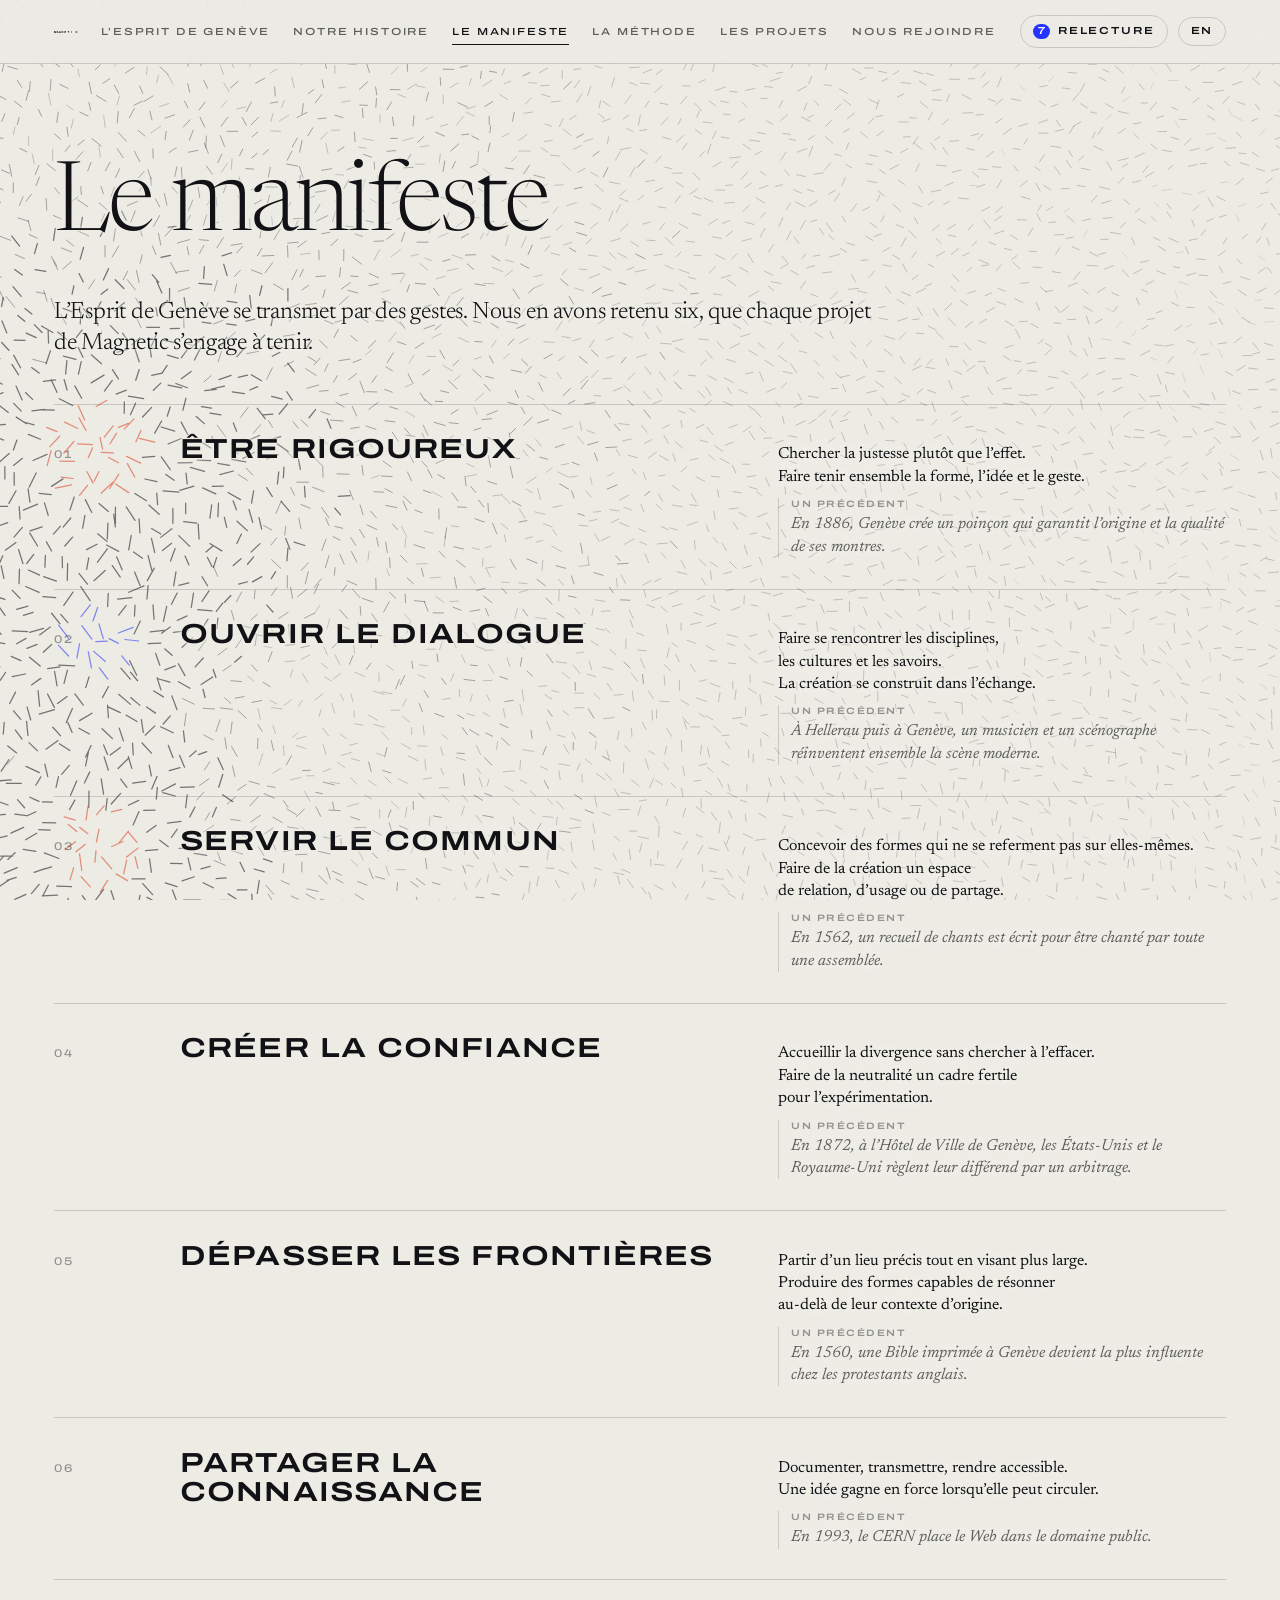
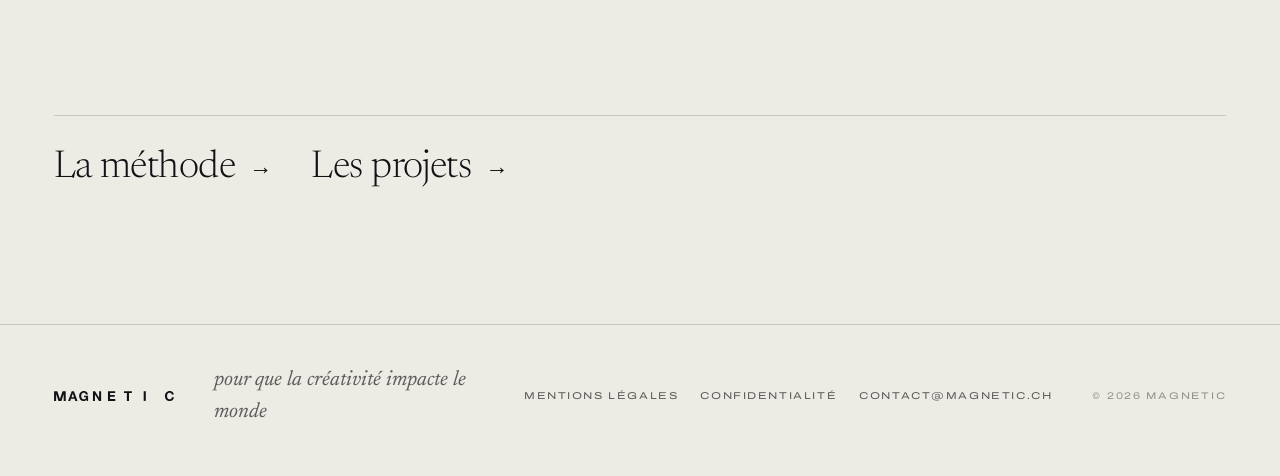
<file: public/manifeste/index.html>
<!DOCTYPE html>
<html lang="fr" class="no-js">
<head>
<meta charset="utf-8">
<meta name="viewport" content="width=device-width, initial-scale=1, viewport-fit=cover">
<title>Magnetic</title>
<meta name="description" content="Magnetic, association genevoise : réactiver créativement l’Esprit de Genève pour faire de la création un outil pour repenser le commun.">
<meta name="robots" content="noindex">
<meta name="theme-color" content="#ecebe4" media="(prefers-color-scheme: light)">
<meta name="theme-color" content="#0b0b0e" media="(prefers-color-scheme: dark)">
<meta name="color-scheme" content="light dark">
<meta property="og:type" content="website">
<meta property="og:site_name" content="Magnetic">
<meta property="og:title" content="Magnetic">
<meta property="og:description" content="Réactiver créativement l’Esprit de Genève pour faire de la création un outil pour repenser le commun.">
<meta property="og:locale" content="fr_CH">
<meta property="og:locale:alternate" content="en_GB">
<meta property="og:image" content="https://guillaumehelleu.com/magnetic/assets/img/og.png">
<meta property="og:image:width" content="1200">
<meta property="og:image:height" content="630">
<meta name="twitter:card" content="summary_large_image">
<link rel="icon" type="image/svg+xml" href="../assets/img/favicon.svg">
<link rel="preload" href="../assets/fonts/newsreader-latin-opsz-normal.woff2" as="font" type="font/woff2" crossorigin>
<link rel="preload" href="../assets/fonts/archivo-latin-wdth-normal.woff2" as="font" type="font/woff2" crossorigin>
<link rel="stylesheet" href="../assets/css/site.css?v=11">
<script>document.documentElement.className='js'</script>
<script src="../assets/js/config.js?v=11"></script>
<script src="../content/fr.js?v=11"></script>
<script src="../content/fr.propositions.js?v=11"></script>
<script src="../content/en.js?v=11"></script>
<script src="../content/en.propositions.js?v=11"></script>
<script src="../assets/js/logo.js?v=11"></script>
<script src="../assets/js/content.js?v=11" defer></script>
<script src="../assets/js/field.js?v=11" defer></script>
<script src="../assets/js/site.js?v=11" defer></script>
</head>
<body data-root="../" data-id="manifeste" data-title-k="ui.nav.manifeste">
<a class="skip" href="#contenu" data-k="ui.skip"></a>
<canvas id="field" aria-hidden="true"></canvas>
<div class="cursor" aria-hidden="true"></div>

<header class="bar solid">
  <a class="bar-logo" data-page="" aria-label="Magnetic"><span class="logo-svg" data-logo></span></a>
  <nav class="bar-nav" aria-label="Pages">
    <a data-page="esprit-de-geneve/" data-k="ui.nav.esprit"></a>
    <a data-page="notre-histoire/" data-k="ui.nav.histoire"></a>
    <a data-page="manifeste/" data-k="ui.nav.manifeste" class="on" aria-current="page"></a>
    <a data-page="methode/" data-k="ui.nav.methode"></a>
    <a data-page="projets/" data-k="ui.nav.projets"></a>
    <a data-page="nous-rejoindre/" data-k="ui.nav.rejoindre"></a>
  </nav>
  <div class="bar-tools">
    <button class="review-toggle" type="button" hidden aria-pressed="false"><i></i><span data-k="ui.relecture"></span></button>
    <a class="lang" data-lang-link><span data-k="ui.langue.court"></span></a>
    <button class="menu-btn" type="button" aria-expanded="false" aria-controls="menu"><span data-k="ui.menu"></span></button>
  </div>
</header>

<div class="menu" id="menu" hidden>
  <nav aria-label="Menu">
    <a data-page=""><small>00</small><span data-k="ui.nav.accueil"></span></a>
    <a data-page="esprit-de-geneve/"><small>01</small><span data-k="ui.nav.esprit"></span></a>
    <a data-page="notre-histoire/"><small>02</small><span data-k="ui.nav.histoire"></span></a>
    <a data-page="manifeste/"><small>03</small><span data-k="ui.nav.manifeste"></span></a>
    <a data-page="methode/"><small>04</small><span data-k="ui.nav.methode"></span></a>
    <a data-page="projets/"><small>05</small><span data-k="ui.nav.projets"></span></a>
    <a data-page="nous-rejoindre/"><small>06</small><span data-k="ui.nav.rejoindre"></span></a>
  </nav>
</div>

<noscript><p class="noscript">Ce site a besoin de JavaScript pour afficher ses textes. Contact : <a href="mailto:contact@magnetic.ch">contact@magnetic.ch</a></p></noscript>
<main id="contenu">
<section class="chapter page" data-level="1">
  <header class="chap-head page-head">
    <h1 class="chap-title" data-k="ui.nav.manifeste"></h1>
  </header>
  <p class="lead narrow-in" data-k="manifeste.intro"></p>
  <ol class="principes" data-principes>
    <li data-i="0"><span class="n" data-pole data-q="1">01</span><h2 data-k="p1.titre"></h2><div><p data-k="p1"></p><p class="precedent"><small data-k="ui.precedent"></small><span data-k="p1.precedent"></span></p></div></li>
    <li data-i="1"><span class="n" data-pole data-q="-1">02</span><h2 data-k="p2.titre"></h2><div><p data-k="p2"></p><p class="precedent"><small data-k="ui.precedent"></small><span data-k="p2.precedent"></span></p></div></li>
    <li data-i="2"><span class="n" data-pole data-q="1">03</span><h2 data-k="p3.titre"></h2><div><p data-k="p3"></p><p class="precedent"><small data-k="ui.precedent"></small><span data-k="p3.precedent"></span></p></div></li>
    <li data-i="3"><span class="n" data-pole data-q="-1">04</span><h2 data-k="p4.titre"></h2><div><p data-k="p4"></p><p class="precedent"><small data-k="ui.precedent"></small><span data-k="p4.precedent"></span></p></div></li>
    <li data-i="4"><span class="n" data-pole data-q="1">05</span><h2 data-k="p5.titre"></h2><div><p data-k="p5"></p><p class="precedent"><small data-k="ui.precedent"></small><span data-k="p5.precedent"></span></p></div></li>
    <li data-i="5"><span class="n" data-pole data-q="-1">06</span><h2 data-k="p6.titre"></h2><div><p data-k="p6"></p><p class="precedent"><small data-k="ui.precedent"></small><span data-k="p6.precedent"></span></p></div></li>
  </ol>
<nav class="suite" aria-label="Suite">
    <a class="suite-link" data-page="methode/"><span data-k="ui.suite.methode"></span><i aria-hidden="true">→</i></a>
    <a class="suite-link" data-page="projets/"><span data-k="ui.suite.projets"></span><i aria-hidden="true">→</i></a>
  </nav>
</section>
</main>

<footer class="foot">
  <a class="foot-logo" data-page="" aria-label="Magnetic"><span class="logo-svg small" data-logo></span></a>
  <p class="serif-i" data-k="signature"></p>
  <nav aria-label="Pied de page">
    <a data-page="mentions-legales/" data-k="ui.mentions"></a>
    <a data-page="confidentialite/" data-k="ui.confidentialite"></a>
    <a href="mailto:contact@magnetic.ch">contact@magnetic.ch</a>
  </nav>
  <p class="copy">© 2026 Magnetic</p>
</footer>
</body>
</html>
</file>
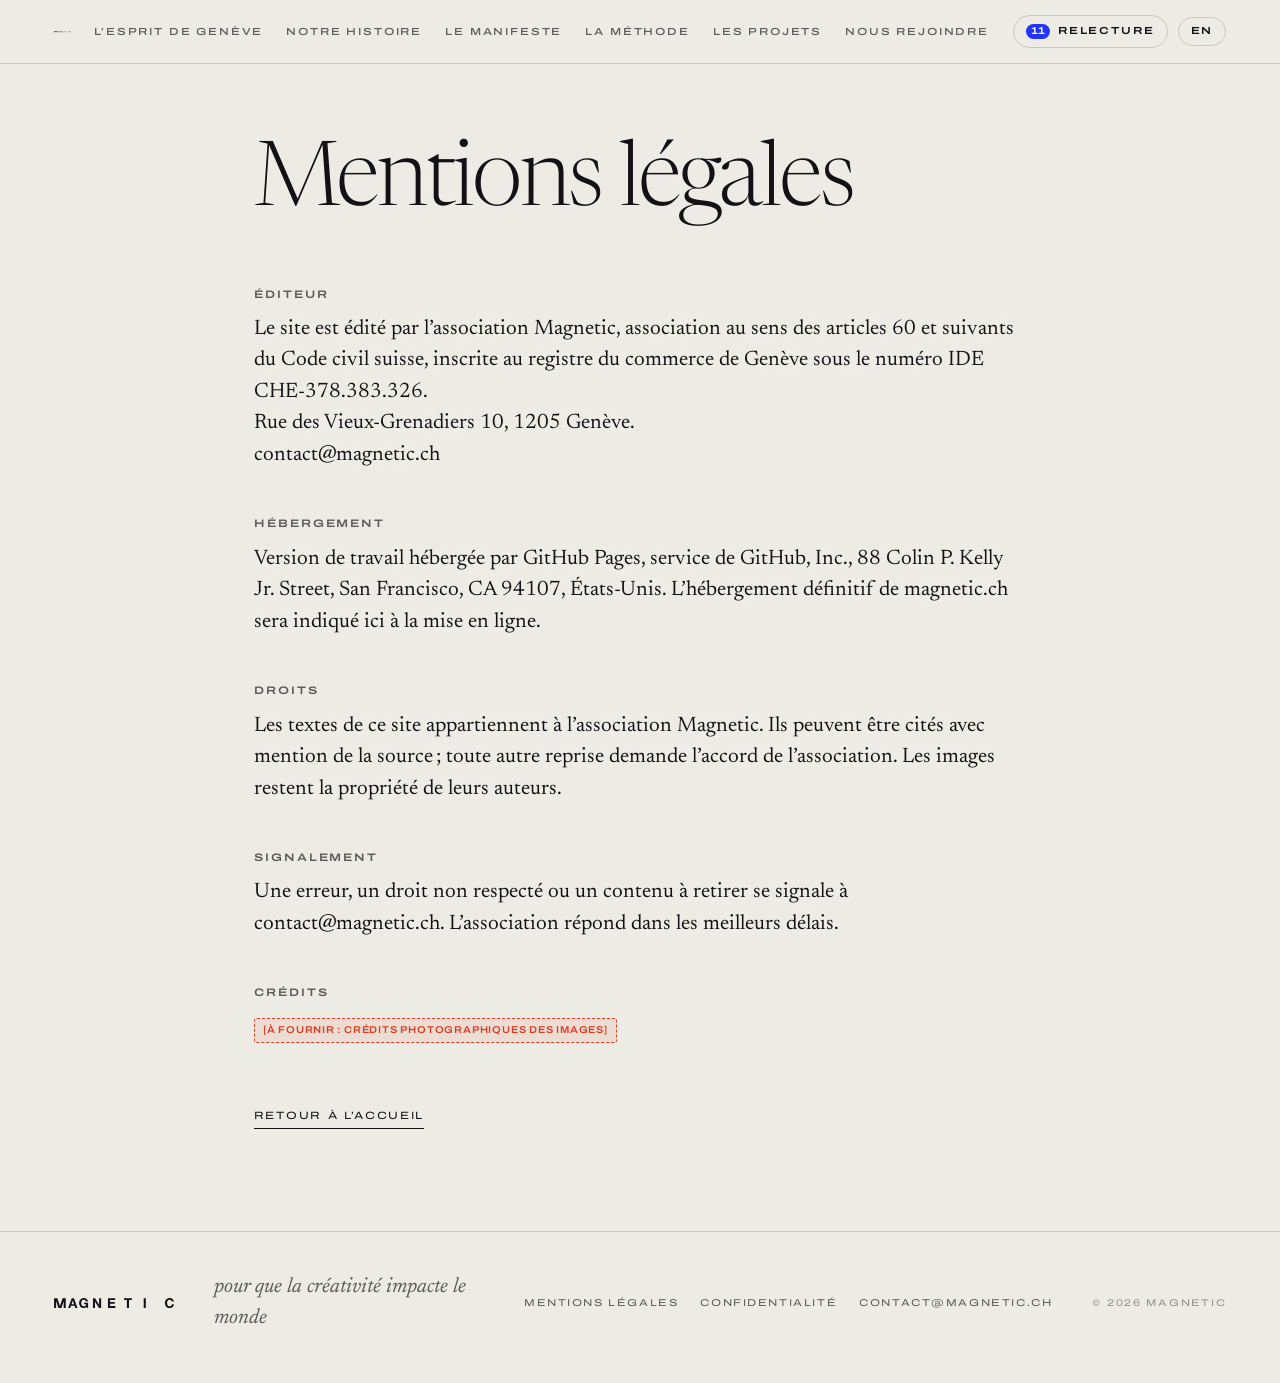
<file: public/mentions-legales/index.html>
<!DOCTYPE html>
<html lang="fr" class="no-js">
<head>
<meta charset="utf-8">
<meta name="viewport" content="width=device-width, initial-scale=1, viewport-fit=cover">
<title>Magnetic</title>
<meta name="description" content="Magnetic, association genevoise : réactiver créativement l’Esprit de Genève pour faire de la création un outil pour repenser le commun.">
<meta name="robots" content="noindex">
<meta name="theme-color" content="#ecebe4" media="(prefers-color-scheme: light)">
<meta name="theme-color" content="#0b0b0e" media="(prefers-color-scheme: dark)">
<meta name="color-scheme" content="light dark">
<meta property="og:type" content="website">
<meta property="og:site_name" content="Magnetic">
<meta property="og:title" content="Magnetic">
<meta property="og:description" content="Réactiver créativement l’Esprit de Genève pour faire de la création un outil pour repenser le commun.">
<meta property="og:locale" content="fr_CH">
<meta property="og:locale:alternate" content="en_GB">
<meta property="og:image" content="https://guillaumehelleu.com/magnetic/assets/img/og.png">
<meta property="og:image:width" content="1200">
<meta property="og:image:height" content="630">
<meta name="twitter:card" content="summary_large_image">
<link rel="icon" type="image/svg+xml" href="../assets/img/favicon.svg">
<link rel="preload" href="../assets/fonts/newsreader-latin-opsz-normal.woff2" as="font" type="font/woff2" crossorigin>
<link rel="preload" href="../assets/fonts/archivo-latin-wdth-normal.woff2" as="font" type="font/woff2" crossorigin>
<link rel="stylesheet" href="../assets/css/site.css?v=11">
<script>document.documentElement.className='js'</script>
<script src="../assets/js/config.js?v=11"></script>
<script src="../content/fr.js?v=11"></script>
<script src="../content/fr.propositions.js?v=11"></script>
<script src="../content/en.js?v=11"></script>
<script src="../content/en.propositions.js?v=11"></script>
<script src="../assets/js/logo.js?v=11"></script>
<script src="../assets/js/content.js?v=11" defer></script>
<script src="../assets/js/site.js?v=11" defer></script>
</head>
<body data-root="../" data-id="legal" data-title-k="ml.titre">
<a class="skip" href="#contenu" data-k="ui.skip"></a>
<canvas id="field" aria-hidden="true"></canvas>
<div class="cursor" aria-hidden="true"></div>

<header class="bar solid">
  <a class="bar-logo" data-page="" aria-label="Magnetic"><span class="logo-svg" data-logo></span></a>
  <nav class="bar-nav" aria-label="Pages">
    <a data-page="esprit-de-geneve/" data-k="ui.nav.esprit"></a>
    <a data-page="notre-histoire/" data-k="ui.nav.histoire"></a>
    <a data-page="manifeste/" data-k="ui.nav.manifeste"></a>
    <a data-page="methode/" data-k="ui.nav.methode"></a>
    <a data-page="projets/" data-k="ui.nav.projets"></a>
    <a data-page="nous-rejoindre/" data-k="ui.nav.rejoindre"></a>
  </nav>
  <div class="bar-tools">
    <button class="review-toggle" type="button" hidden aria-pressed="false"><i></i><span data-k="ui.relecture"></span></button>
    <a class="lang" data-lang-link><span data-k="ui.langue.court"></span></a>
    <button class="menu-btn" type="button" aria-expanded="false" aria-controls="menu"><span data-k="ui.menu"></span></button>
  </div>
</header>

<div class="menu" id="menu" hidden>
  <nav aria-label="Menu">
    <a data-page=""><small>00</small><span data-k="ui.nav.accueil"></span></a>
    <a data-page="esprit-de-geneve/"><small>01</small><span data-k="ui.nav.esprit"></span></a>
    <a data-page="notre-histoire/"><small>02</small><span data-k="ui.nav.histoire"></span></a>
    <a data-page="manifeste/"><small>03</small><span data-k="ui.nav.manifeste"></span></a>
    <a data-page="methode/"><small>04</small><span data-k="ui.nav.methode"></span></a>
    <a data-page="projets/"><small>05</small><span data-k="ui.nav.projets"></span></a>
    <a data-page="nous-rejoindre/"><small>06</small><span data-k="ui.nav.rejoindre"></span></a>
  </nav>
</div>

<noscript><p class="noscript">Ce site a besoin de JavaScript pour afficher ses textes. Contact : <a href="mailto:contact@magnetic.ch">contact@magnetic.ch</a></p></noscript>
<main id="contenu" class="page-legal">
  <h1 data-k="ml.titre"></h1>
  <h2 data-k="ml.editeur.titre"></h2>
  <p data-k="ml.editeur"></p>
  <h2 data-k="ml.hebergeur.titre"></h2>
  <p data-k="ml.hebergeur"></p>
  <h2 data-k="ml.droits.titre"></h2>
  <p data-k="ml.droits"></p>
  <h2 data-k="ml.signalement.titre"></h2>
  <p data-k="ml.signalement"></p>
  <h2 data-k="ml.credits.titre"></h2>
  <p data-k="ml.credits" data-need="crédits photographiques des images"></p>

  <a class="back" data-page="" data-k="ui.retour"></a>
</main>

<footer class="foot">
  <a class="foot-logo" data-page="" aria-label="Magnetic"><span class="logo-svg small" data-logo></span></a>
  <p class="serif-i" data-k="signature"></p>
  <nav aria-label="Pied de page">
    <a data-page="mentions-legales/" data-k="ui.mentions"></a>
    <a data-page="confidentialite/" data-k="ui.confidentialite"></a>
    <a href="mailto:contact@magnetic.ch">contact@magnetic.ch</a>
  </nav>
  <p class="copy">© 2026 Magnetic</p>
</footer>
</body>
</html>
</file>
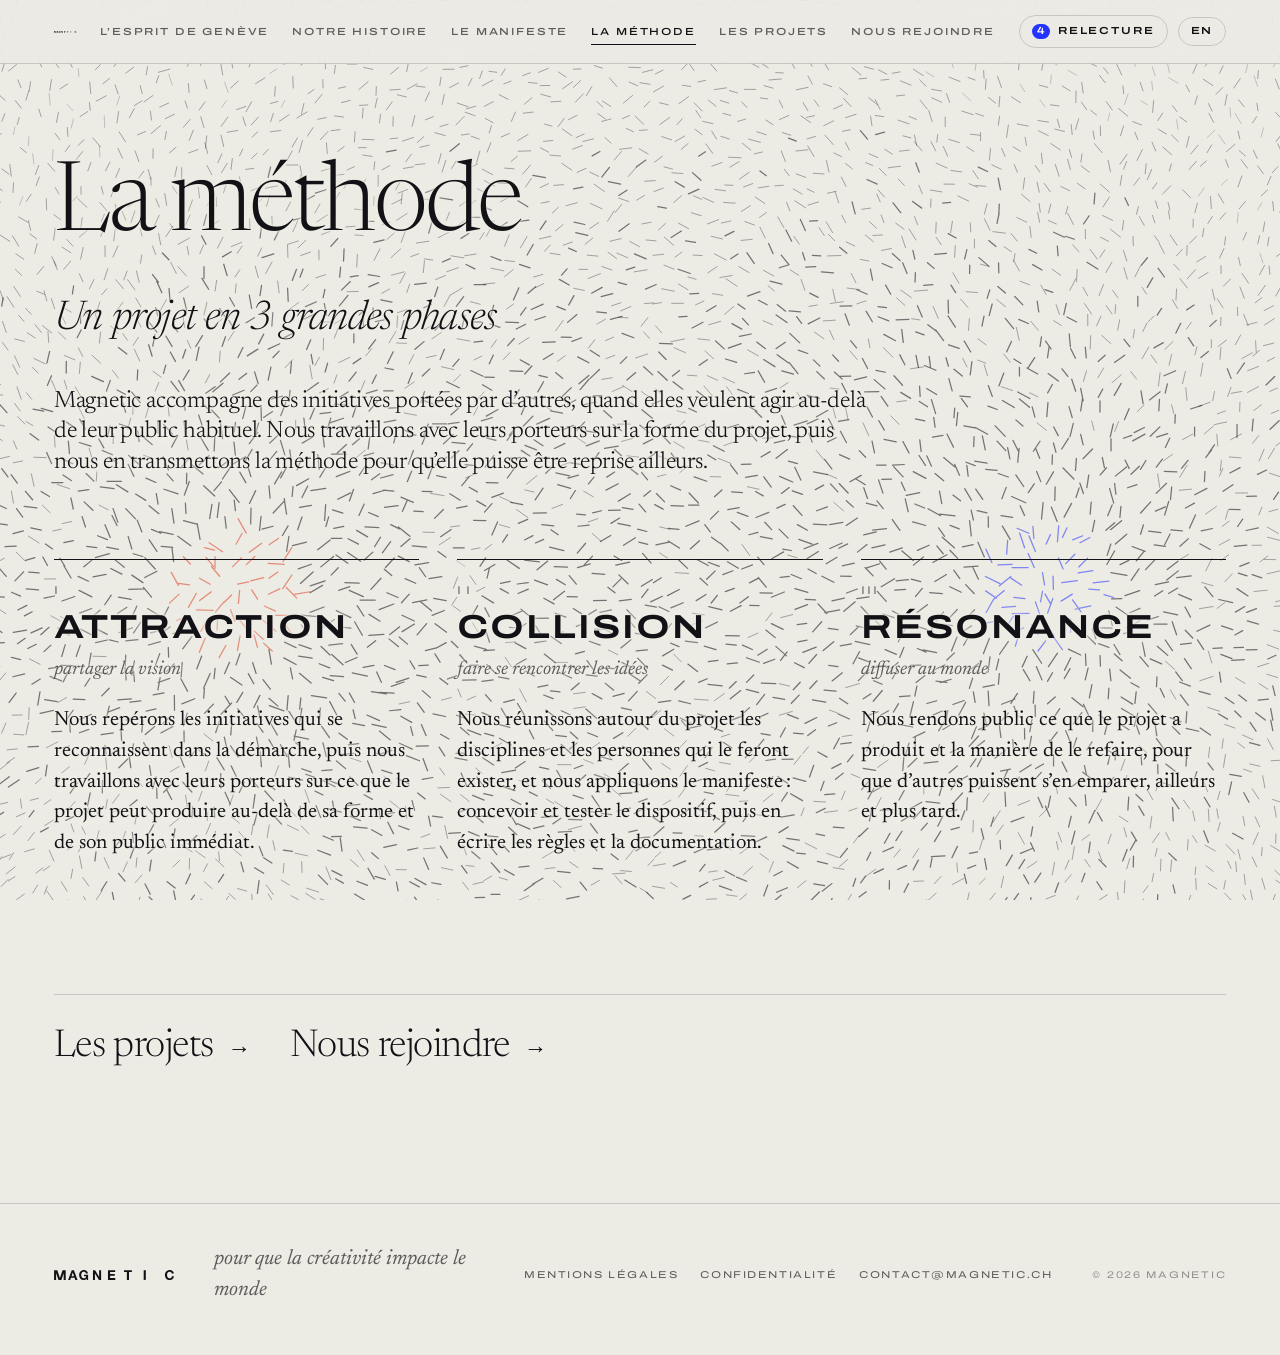
<file: public/methode/index.html>
<!DOCTYPE html>
<html lang="fr" class="no-js">
<head>
<meta charset="utf-8">
<meta name="viewport" content="width=device-width, initial-scale=1, viewport-fit=cover">
<title>Magnetic</title>
<meta name="description" content="Magnetic, association genevoise : réactiver créativement l’Esprit de Genève pour faire de la création un outil pour repenser le commun.">
<meta name="robots" content="noindex">
<meta name="theme-color" content="#ecebe4" media="(prefers-color-scheme: light)">
<meta name="theme-color" content="#0b0b0e" media="(prefers-color-scheme: dark)">
<meta name="color-scheme" content="light dark">
<meta property="og:type" content="website">
<meta property="og:site_name" content="Magnetic">
<meta property="og:title" content="Magnetic">
<meta property="og:description" content="Réactiver créativement l’Esprit de Genève pour faire de la création un outil pour repenser le commun.">
<meta property="og:locale" content="fr_CH">
<meta property="og:locale:alternate" content="en_GB">
<meta property="og:image" content="https://guillaumehelleu.com/magnetic/assets/img/og.png">
<meta property="og:image:width" content="1200">
<meta property="og:image:height" content="630">
<meta name="twitter:card" content="summary_large_image">
<link rel="icon" type="image/svg+xml" href="../assets/img/favicon.svg">
<link rel="preload" href="../assets/fonts/newsreader-latin-opsz-normal.woff2" as="font" type="font/woff2" crossorigin>
<link rel="preload" href="../assets/fonts/archivo-latin-wdth-normal.woff2" as="font" type="font/woff2" crossorigin>
<link rel="stylesheet" href="../assets/css/site.css?v=11">
<script>document.documentElement.className='js'</script>
<script src="../assets/js/config.js?v=11"></script>
<script src="../content/fr.js?v=11"></script>
<script src="../content/fr.propositions.js?v=11"></script>
<script src="../content/en.js?v=11"></script>
<script src="../content/en.propositions.js?v=11"></script>
<script src="../assets/js/logo.js?v=11"></script>
<script src="../assets/js/content.js?v=11" defer></script>
<script src="../assets/js/field.js?v=11" defer></script>
<script src="../assets/js/site.js?v=11" defer></script>
</head>
<body data-root="../" data-id="methode" data-title-k="ui.nav.methode">
<a class="skip" href="#contenu" data-k="ui.skip"></a>
<canvas id="field" aria-hidden="true"></canvas>
<div class="cursor" aria-hidden="true"></div>

<header class="bar solid">
  <a class="bar-logo" data-page="" aria-label="Magnetic"><span class="logo-svg" data-logo></span></a>
  <nav class="bar-nav" aria-label="Pages">
    <a data-page="esprit-de-geneve/" data-k="ui.nav.esprit"></a>
    <a data-page="notre-histoire/" data-k="ui.nav.histoire"></a>
    <a data-page="manifeste/" data-k="ui.nav.manifeste"></a>
    <a data-page="methode/" data-k="ui.nav.methode" class="on" aria-current="page"></a>
    <a data-page="projets/" data-k="ui.nav.projets"></a>
    <a data-page="nous-rejoindre/" data-k="ui.nav.rejoindre"></a>
  </nav>
  <div class="bar-tools">
    <button class="review-toggle" type="button" hidden aria-pressed="false"><i></i><span data-k="ui.relecture"></span></button>
    <a class="lang" data-lang-link><span data-k="ui.langue.court"></span></a>
    <button class="menu-btn" type="button" aria-expanded="false" aria-controls="menu"><span data-k="ui.menu"></span></button>
  </div>
</header>

<div class="menu" id="menu" hidden>
  <nav aria-label="Menu">
    <a data-page=""><small>00</small><span data-k="ui.nav.accueil"></span></a>
    <a data-page="esprit-de-geneve/"><small>01</small><span data-k="ui.nav.esprit"></span></a>
    <a data-page="notre-histoire/"><small>02</small><span data-k="ui.nav.histoire"></span></a>
    <a data-page="manifeste/"><small>03</small><span data-k="ui.nav.manifeste"></span></a>
    <a data-page="methode/"><small>04</small><span data-k="ui.nav.methode"></span></a>
    <a data-page="projets/"><small>05</small><span data-k="ui.nav.projets"></span></a>
    <a data-page="nous-rejoindre/"><small>06</small><span data-k="ui.nav.rejoindre"></span></a>
  </nav>
</div>

<noscript><p class="noscript">Ce site a besoin de JavaScript pour afficher ses textes. Contact : <a href="mailto:contact@magnetic.ch">contact@magnetic.ch</a></p></noscript>
<main id="contenu">
<section class="chapter page methode" data-level="1">
  <header class="chap-head page-head">
    <h1 class="chap-title" data-k="ui.nav.methode"></h1>
  </header>
  <p class="statement s serif-i" data-k="methode.intro"></p>
  <p class="lead narrow-in" data-k="methode.chapeau"></p>
  <ol class="phases">
    <li class="phase"><p class="phase-num" data-pole data-q="1.1">I</p><h2 data-k="phase1.nom"></h2><p class="serif-i phase-sous" data-k="phase1.sous"></p><p class="body" data-k="phase1.texte"></p></li>
    <li class="phase"><p class="phase-num"><span data-pole data-q="-1.1">I</span><span data-pole data-q="1.1">I</span></p><h2 data-k="phase2.nom"></h2><p class="serif-i phase-sous" data-k="phase2.sous"></p><p class="body" data-k="phase2.texte"></p></li>
    <li class="phase"><p class="phase-num" data-pole data-q="-1.2" data-pulse="1">III</p><h2 data-k="phase3.nom"></h2><p class="serif-i phase-sous" data-k="phase3.sous"></p><p class="body" data-k="phase3.texte"></p></li>
  </ol>
<nav class="suite" aria-label="Suite">
    <a class="suite-link" data-page="projets/"><span data-k="ui.suite.projets"></span><i aria-hidden="true">→</i></a>
    <a class="suite-link" data-page="nous-rejoindre/"><span data-k="ui.suite.rejoindre"></span><i aria-hidden="true">→</i></a>
  </nav>
</section>
</main>

<footer class="foot">
  <a class="foot-logo" data-page="" aria-label="Magnetic"><span class="logo-svg small" data-logo></span></a>
  <p class="serif-i" data-k="signature"></p>
  <nav aria-label="Pied de page">
    <a data-page="mentions-legales/" data-k="ui.mentions"></a>
    <a data-page="confidentialite/" data-k="ui.confidentialite"></a>
    <a href="mailto:contact@magnetic.ch">contact@magnetic.ch</a>
  </nav>
  <p class="copy">© 2026 Magnetic</p>
</footer>
</body>
</html>
</file>
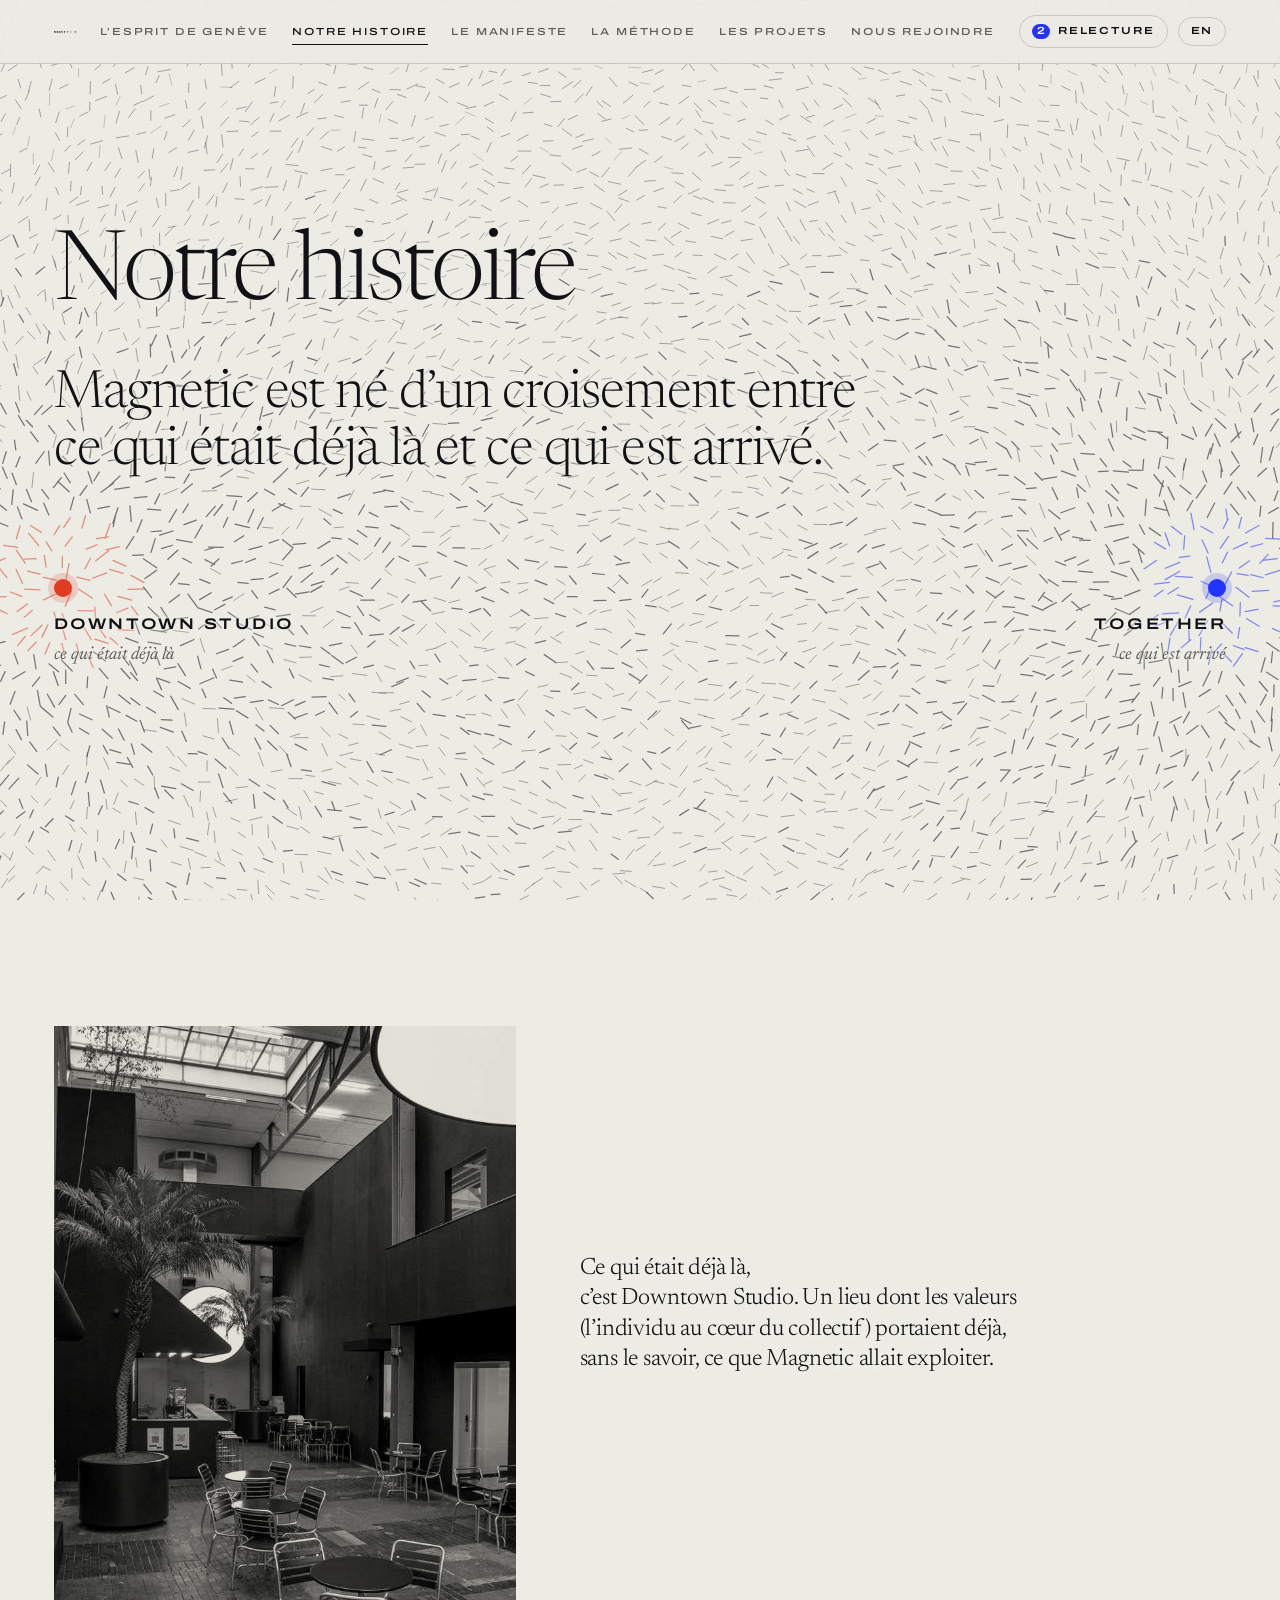
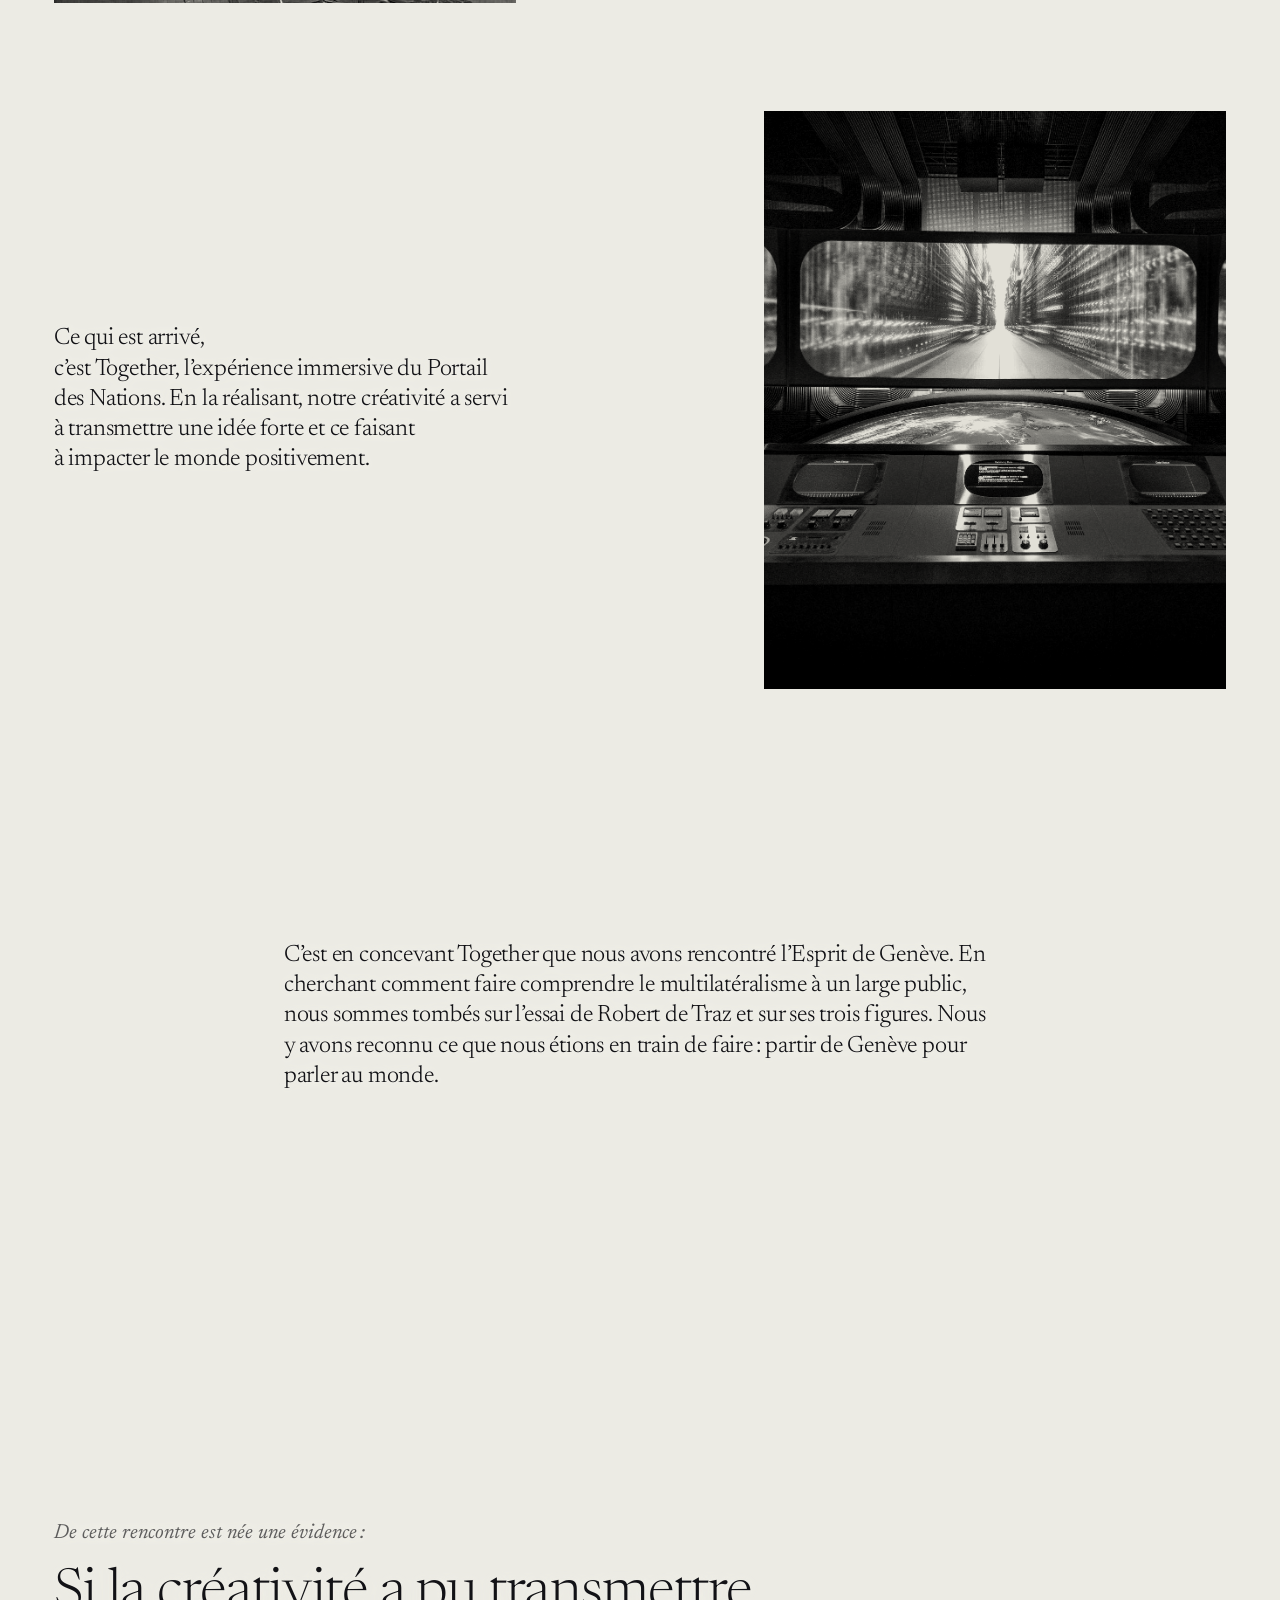
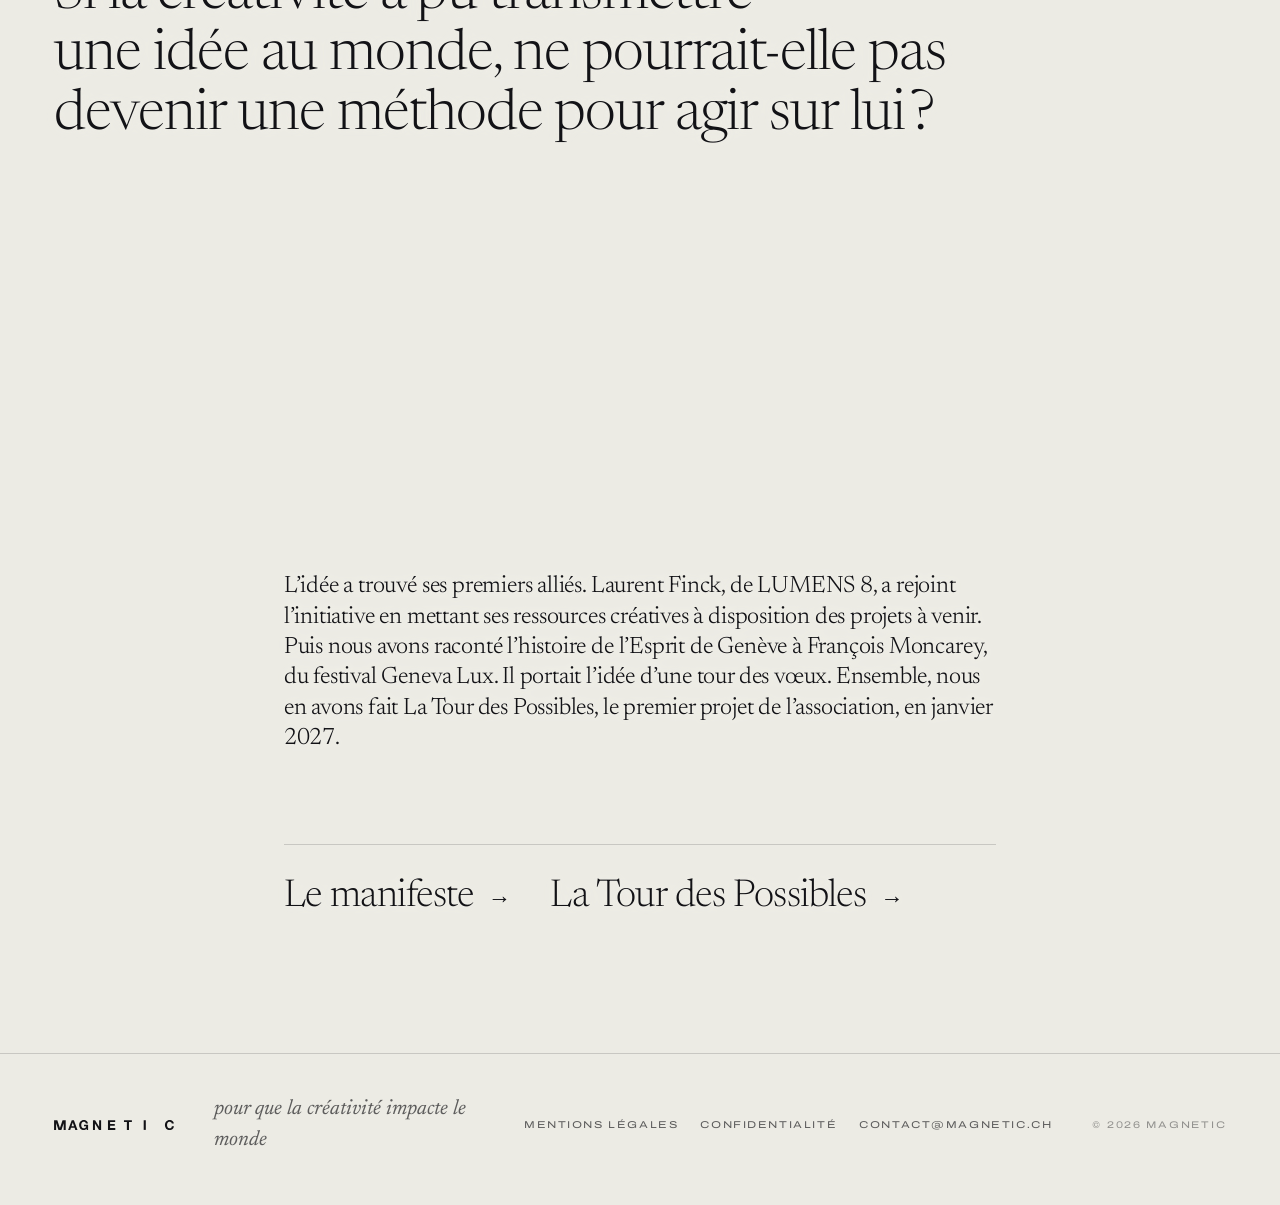
<file: public/notre-histoire/index.html>
<!DOCTYPE html>
<html lang="fr" class="no-js">
<head>
<meta charset="utf-8">
<meta name="viewport" content="width=device-width, initial-scale=1, viewport-fit=cover">
<title>Magnetic</title>
<meta name="description" content="Magnetic, association genevoise : réactiver créativement l’Esprit de Genève pour faire de la création un outil pour repenser le commun.">
<meta name="robots" content="noindex">
<meta name="theme-color" content="#ecebe4" media="(prefers-color-scheme: light)">
<meta name="theme-color" content="#0b0b0e" media="(prefers-color-scheme: dark)">
<meta name="color-scheme" content="light dark">
<meta property="og:type" content="website">
<meta property="og:site_name" content="Magnetic">
<meta property="og:title" content="Magnetic">
<meta property="og:description" content="Réactiver créativement l’Esprit de Genève pour faire de la création un outil pour repenser le commun.">
<meta property="og:locale" content="fr_CH">
<meta property="og:locale:alternate" content="en_GB">
<meta property="og:image" content="https://guillaumehelleu.com/magnetic/assets/img/og.png">
<meta property="og:image:width" content="1200">
<meta property="og:image:height" content="630">
<meta name="twitter:card" content="summary_large_image">
<link rel="icon" type="image/svg+xml" href="../assets/img/favicon.svg">
<link rel="preload" href="../assets/fonts/newsreader-latin-opsz-normal.woff2" as="font" type="font/woff2" crossorigin>
<link rel="preload" href="../assets/fonts/archivo-latin-wdth-normal.woff2" as="font" type="font/woff2" crossorigin>
<link rel="stylesheet" href="../assets/css/site.css?v=11">
<script>document.documentElement.className='js'</script>
<script src="../assets/js/config.js?v=11"></script>
<script src="../content/fr.js?v=11"></script>
<script src="../content/fr.propositions.js?v=11"></script>
<script src="../content/en.js?v=11"></script>
<script src="../content/en.propositions.js?v=11"></script>
<script src="../assets/js/logo.js?v=11"></script>
<script src="../assets/js/content.js?v=11" defer></script>
<script src="../assets/js/field.js?v=11" defer></script>
<script src="../assets/js/site.js?v=11" defer></script>
</head>
<body data-root="../" data-id="histoire" data-title-k="ui.nav.histoire">
<a class="skip" href="#contenu" data-k="ui.skip"></a>
<canvas id="field" aria-hidden="true"></canvas>
<div class="cursor" aria-hidden="true"></div>

<header class="bar solid">
  <a class="bar-logo" data-page="" aria-label="Magnetic"><span class="logo-svg" data-logo></span></a>
  <nav class="bar-nav" aria-label="Pages">
    <a data-page="esprit-de-geneve/" data-k="ui.nav.esprit"></a>
    <a data-page="notre-histoire/" data-k="ui.nav.histoire" class="on" aria-current="page"></a>
    <a data-page="manifeste/" data-k="ui.nav.manifeste"></a>
    <a data-page="methode/" data-k="ui.nav.methode"></a>
    <a data-page="projets/" data-k="ui.nav.projets"></a>
    <a data-page="nous-rejoindre/" data-k="ui.nav.rejoindre"></a>
  </nav>
  <div class="bar-tools">
    <button class="review-toggle" type="button" hidden aria-pressed="false"><i></i><span data-k="ui.relecture"></span></button>
    <a class="lang" data-lang-link><span data-k="ui.langue.court"></span></a>
    <button class="menu-btn" type="button" aria-expanded="false" aria-controls="menu"><span data-k="ui.menu"></span></button>
  </div>
</header>

<div class="menu" id="menu" hidden>
  <nav aria-label="Menu">
    <a data-page=""><small>00</small><span data-k="ui.nav.accueil"></span></a>
    <a data-page="esprit-de-geneve/"><small>01</small><span data-k="ui.nav.esprit"></span></a>
    <a data-page="notre-histoire/"><small>02</small><span data-k="ui.nav.histoire"></span></a>
    <a data-page="manifeste/"><small>03</small><span data-k="ui.nav.manifeste"></span></a>
    <a data-page="methode/"><small>04</small><span data-k="ui.nav.methode"></span></a>
    <a data-page="projets/"><small>05</small><span data-k="ui.nav.projets"></span></a>
    <a data-page="nous-rejoindre/"><small>06</small><span data-k="ui.nav.rejoindre"></span></a>
  </nav>
</div>

<noscript><p class="noscript">Ce site a besoin de JavaScript pour afficher ses textes. Contact : <a href="mailto:contact@magnetic.ch">contact@magnetic.ch</a></p></noscript>
<main id="contenu">
<section class="chapter" data-level="1">
  <header class="chap-head page-head">
    <h1 class="chap-title" data-k="ui.nav.histoire"></h1>
  </header>
  <p class="statement" data-k="origine.1"></p>
  <div class="poles">
    <p class="pole n"><i class="dot" data-pole data-q="1.2"></i><b data-k="origine.pole1.nom"></b><span class="serif-i" data-k="origine.pole1.sous"></span></p>
    <p class="pole s"><i class="dot" data-pole data-q="-1.2"></i><b data-k="origine.pole2.nom"></b><span class="serif-i" data-k="origine.pole2.sous"></span></p>
  </div>
</section>
<section class="reading" data-level="0.4">
  <figure class="duo">
    <div class="duo-img"><img src="../assets/img/downtown.jpg" width="966" height="852" loading="lazy" data-alt="img.downtown" alt=""></div>
    <p class="lead" data-k="origine.2"></p>
  </figure>
  <figure class="duo reverse">
    <div class="duo-img"><img src="../assets/img/together.jpg" width="1500" height="1323" loading="lazy" data-alt="img.together" alt=""></div>
    <p class="lead" data-k="origine.3"></p>
  </figure>
</section>
<section class="reading narrow" data-level="0.4">
  <p class="lead" data-k="histoire.decouverte"></p>
</section>
<section class="moment" data-level="0.9">
  <i class="anchor" style="left:50%;top:8%" data-pole data-q="1"></i><i class="anchor" style="left:50%;top:92%" data-pole data-q="-1"></i>
  <p class="kicker serif-i" data-k="origine.4"></p>
  <p class="statement xl" data-k="origine.5"></p>
</section>
<section class="reading narrow" data-level="0.4">
  <p class="lead" data-k="histoire.premier"></p>
<nav class="suite" aria-label="Suite">
    <a class="suite-link" data-page="manifeste/"><span data-k="ui.suite.manifeste"></span><i aria-hidden="true">→</i></a>
    <a class="suite-link" data-page="projets/"><span data-k="ui.suite.tour"></span><i aria-hidden="true">→</i></a>
  </nav>
</section>
</main>

<footer class="foot">
  <a class="foot-logo" data-page="" aria-label="Magnetic"><span class="logo-svg small" data-logo></span></a>
  <p class="serif-i" data-k="signature"></p>
  <nav aria-label="Pied de page">
    <a data-page="mentions-legales/" data-k="ui.mentions"></a>
    <a data-page="confidentialite/" data-k="ui.confidentialite"></a>
    <a href="mailto:contact@magnetic.ch">contact@magnetic.ch</a>
  </nav>
  <p class="copy">© 2026 Magnetic</p>
</footer>
</body>
</html>
</file>
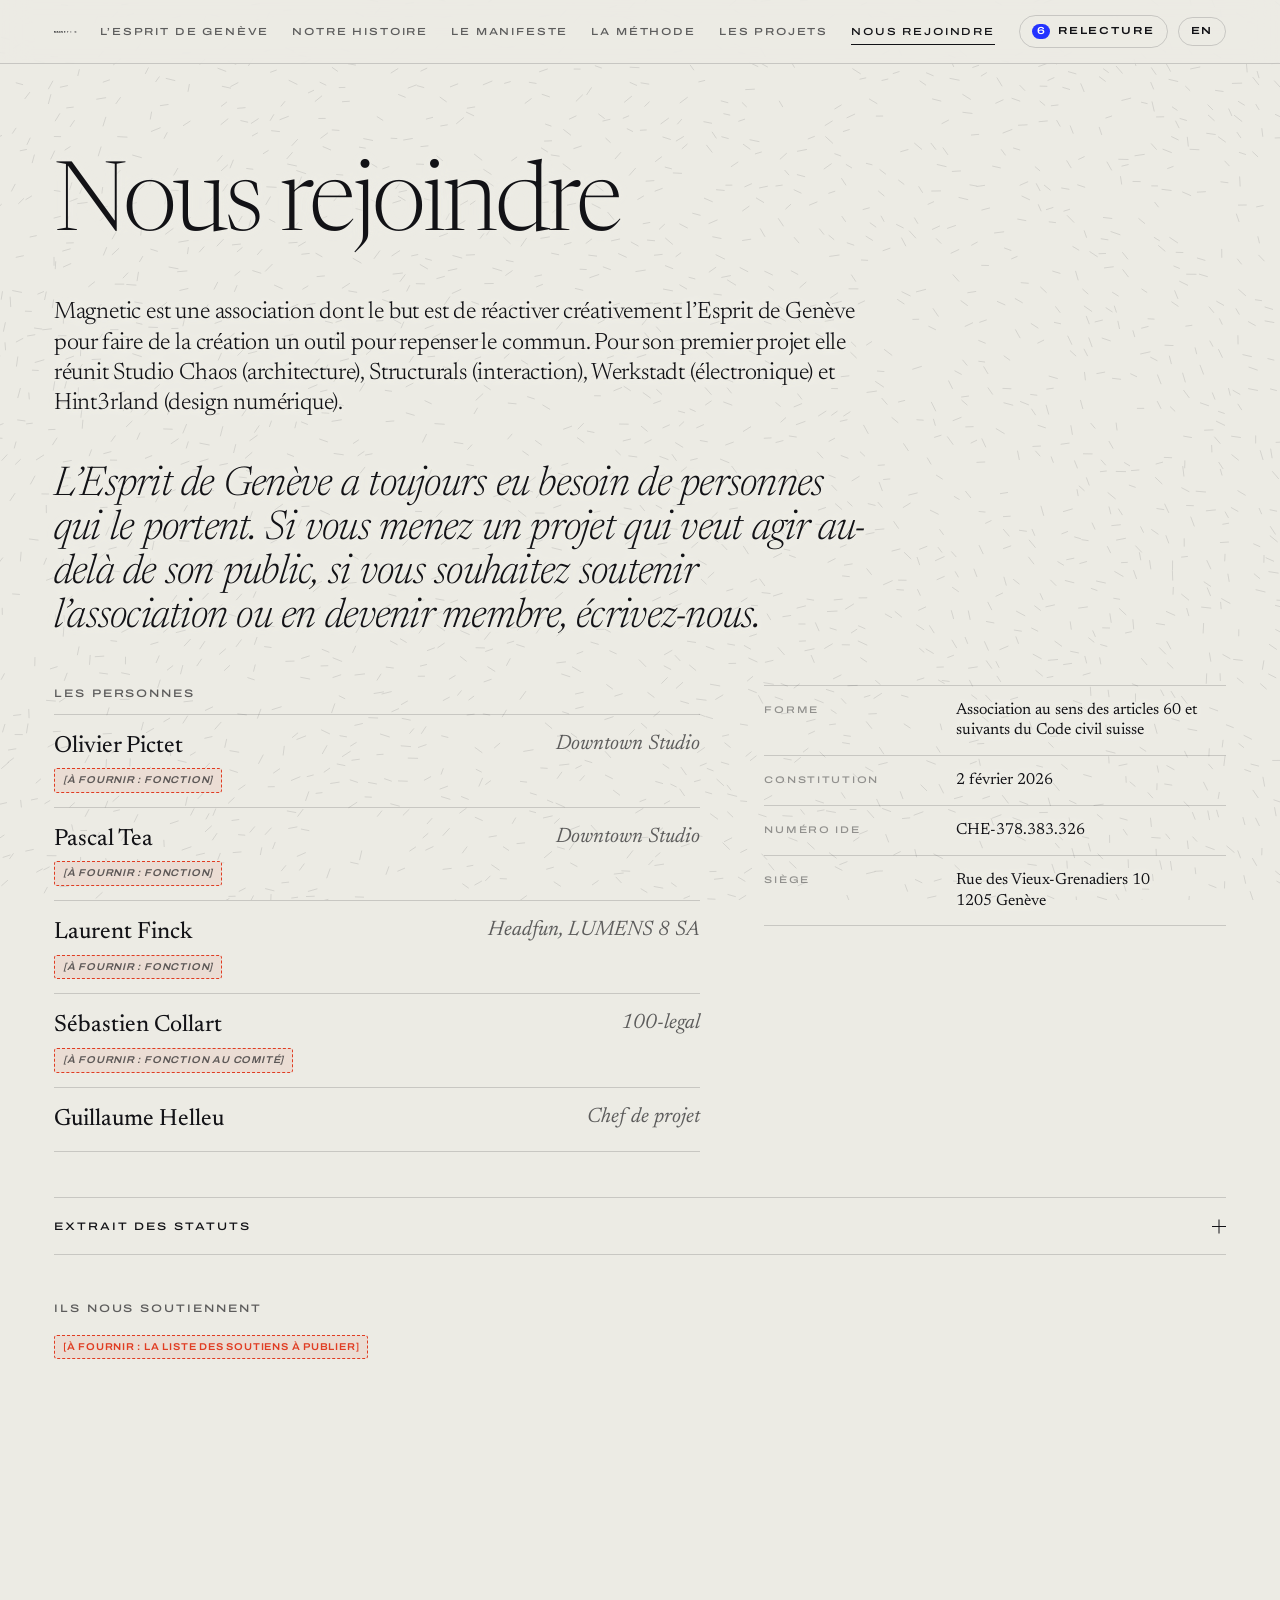
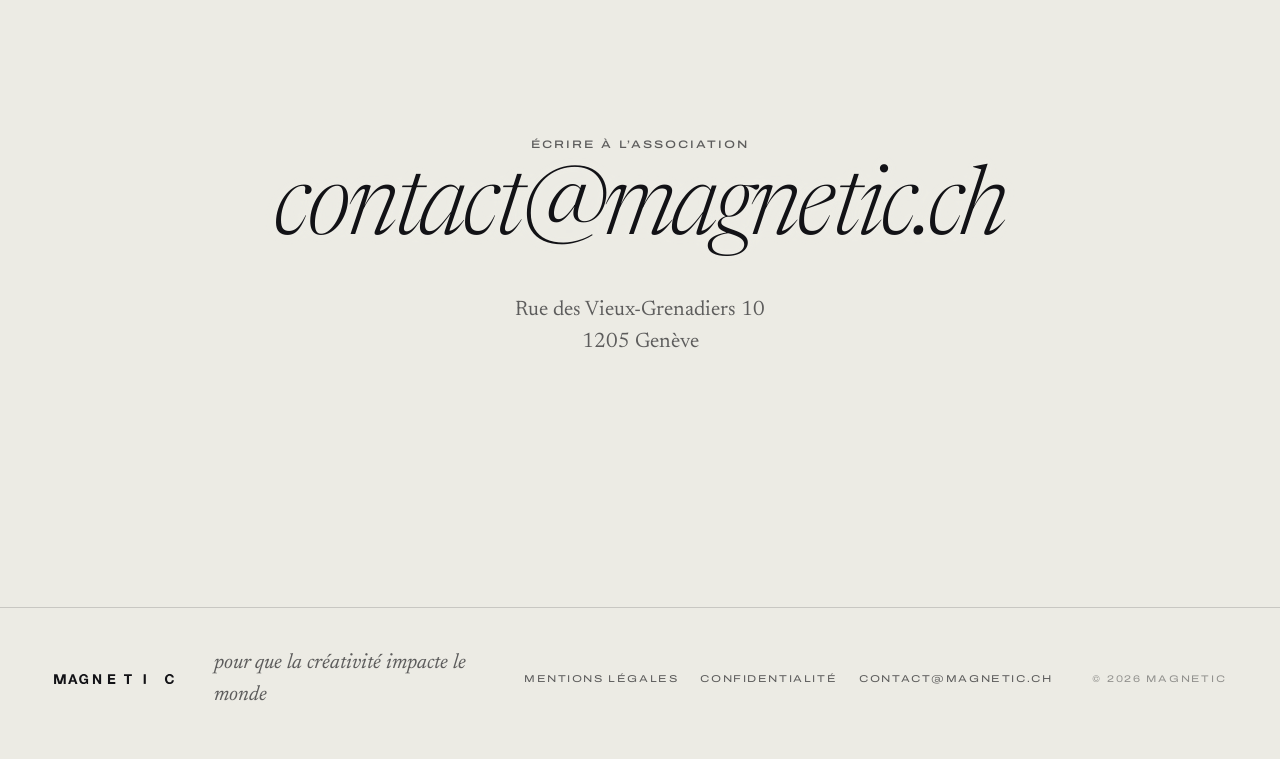
<file: public/nous-rejoindre/index.html>
<!DOCTYPE html>
<html lang="fr" class="no-js">
<head>
<meta charset="utf-8">
<meta name="viewport" content="width=device-width, initial-scale=1, viewport-fit=cover">
<title>Magnetic</title>
<meta name="description" content="Magnetic, association genevoise : réactiver créativement l’Esprit de Genève pour faire de la création un outil pour repenser le commun.">
<meta name="robots" content="noindex">
<meta name="theme-color" content="#ecebe4" media="(prefers-color-scheme: light)">
<meta name="theme-color" content="#0b0b0e" media="(prefers-color-scheme: dark)">
<meta name="color-scheme" content="light dark">
<meta property="og:type" content="website">
<meta property="og:site_name" content="Magnetic">
<meta property="og:title" content="Magnetic">
<meta property="og:description" content="Réactiver créativement l’Esprit de Genève pour faire de la création un outil pour repenser le commun.">
<meta property="og:locale" content="fr_CH">
<meta property="og:locale:alternate" content="en_GB">
<meta property="og:image" content="https://guillaumehelleu.com/magnetic/assets/img/og.png">
<meta property="og:image:width" content="1200">
<meta property="og:image:height" content="630">
<meta name="twitter:card" content="summary_large_image">
<link rel="icon" type="image/svg+xml" href="../assets/img/favicon.svg">
<link rel="preload" href="../assets/fonts/newsreader-latin-opsz-normal.woff2" as="font" type="font/woff2" crossorigin>
<link rel="preload" href="../assets/fonts/archivo-latin-wdth-normal.woff2" as="font" type="font/woff2" crossorigin>
<link rel="stylesheet" href="../assets/css/site.css?v=11">
<script>document.documentElement.className='js'</script>
<script src="../assets/js/config.js?v=11"></script>
<script src="../content/fr.js?v=11"></script>
<script src="../content/fr.propositions.js?v=11"></script>
<script src="../content/en.js?v=11"></script>
<script src="../content/en.propositions.js?v=11"></script>
<script src="../assets/js/logo.js?v=11"></script>
<script src="../assets/js/content.js?v=11" defer></script>
<script src="../assets/js/field.js?v=11" defer></script>
<script src="../assets/js/site.js?v=11" defer></script>
</head>
<body data-root="../" data-id="rejoindre" data-title-k="ui.nav.rejoindre">
<a class="skip" href="#contenu" data-k="ui.skip"></a>
<canvas id="field" aria-hidden="true"></canvas>
<div class="cursor" aria-hidden="true"></div>

<header class="bar solid">
  <a class="bar-logo" data-page="" aria-label="Magnetic"><span class="logo-svg" data-logo></span></a>
  <nav class="bar-nav" aria-label="Pages">
    <a data-page="esprit-de-geneve/" data-k="ui.nav.esprit"></a>
    <a data-page="notre-histoire/" data-k="ui.nav.histoire"></a>
    <a data-page="manifeste/" data-k="ui.nav.manifeste"></a>
    <a data-page="methode/" data-k="ui.nav.methode"></a>
    <a data-page="projets/" data-k="ui.nav.projets"></a>
    <a data-page="nous-rejoindre/" data-k="ui.nav.rejoindre" class="on" aria-current="page"></a>
  </nav>
  <div class="bar-tools">
    <button class="review-toggle" type="button" hidden aria-pressed="false"><i></i><span data-k="ui.relecture"></span></button>
    <a class="lang" data-lang-link><span data-k="ui.langue.court"></span></a>
    <button class="menu-btn" type="button" aria-expanded="false" aria-controls="menu"><span data-k="ui.menu"></span></button>
  </div>
</header>

<div class="menu" id="menu" hidden>
  <nav aria-label="Menu">
    <a data-page=""><small>00</small><span data-k="ui.nav.accueil"></span></a>
    <a data-page="esprit-de-geneve/"><small>01</small><span data-k="ui.nav.esprit"></span></a>
    <a data-page="notre-histoire/"><small>02</small><span data-k="ui.nav.histoire"></span></a>
    <a data-page="manifeste/"><small>03</small><span data-k="ui.nav.manifeste"></span></a>
    <a data-page="methode/"><small>04</small><span data-k="ui.nav.methode"></span></a>
    <a data-page="projets/"><small>05</small><span data-k="ui.nav.projets"></span></a>
    <a data-page="nous-rejoindre/"><small>06</small><span data-k="ui.nav.rejoindre"></span></a>
  </nav>
</div>

<noscript><p class="noscript">Ce site a besoin de JavaScript pour afficher ses textes. Contact : <a href="mailto:contact@magnetic.ch">contact@magnetic.ch</a></p></noscript>
<main id="contenu">
<section class="chapter page asso" data-level="0.35">
  <header class="chap-head page-head">
    <h1 class="chap-title" data-k="ui.nav.rejoindre"></h1>
  </header>
  <p class="lead narrow-in" data-k="asso.bio"></p>
  <p class="statement s serif-i narrow-in" data-k="rejoindre.appel"></p>

  <div class="asso-grid">
    <div class="people">
      <p class="label" data-k="ui.personnes"></p>
      <ul>
        <li><b data-k="personne.1"></b><span data-k="personne.1.org"></span><em data-k="personne.1.role" data-need="fonction"></em></li>
        <li><b data-k="personne.2"></b><span data-k="personne.2.org"></span><em data-k="personne.2.role" data-need="fonction"></em></li>
        <li><b data-k="personne.3"></b><span data-k="personne.3.org"></span><em data-k="personne.3.role" data-need="fonction"></em></li>
        <li><b data-k="personne.4"></b><span data-k="personne.4.org"></span><em data-k="personne.4.role" data-need="fonction au comité"></em></li>
        <li><b data-k="personne.5"></b><span data-k="personne.5.org"></span></li>
      </ul>
    </div>
    <dl class="facts col">
      <div><dt data-k="ui.forme"></dt><dd data-k="asso.fait.forme"></dd></div>
      <div><dt data-k="ui.constitution"></dt><dd data-k="asso.fait.constitution"></dd></div>
      <div><dt data-k="ui.ide"></dt><dd data-k="asso.fait.ide"></dd></div>
      <div><dt data-k="ui.siege"></dt><dd data-k="asso.fait.siege"></dd></div>
    </dl>
  </div>

  <details class="statuts">
    <summary><span class="label" data-k="ui.statuts"></span><i aria-hidden="true"></i></summary>
    <div class="statuts-body" lang="fr">
      <h4 data-k="ui.art1"></h4>
      <p data-k="asso.art1" data-fixed="fr"></p>
      <h4 data-k="ui.art3"></h4>
      <p data-k="asso.art3.1" data-fixed="fr"></p>
      <p data-k="asso.art3.2" data-fixed="fr"></p>
      <p data-k="asso.art3.3" data-fixed="fr"></p>
      <p data-k="asso.art3.4" data-fixed="fr"></p>
      <p data-k="asso.art3.5" data-fixed="fr"></p>
      <p data-k="asso.art3.6" data-fixed="fr"></p>
    </div>
  </details>

  <div class="soutiens">
    <p class="label" data-k="ui.soutiens"></p>
    <p class="body" data-k="soutiens.liste" data-need="la liste des soutiens à publier"></p>
  </div>
</section>

<section id="contact" class="contact" data-level="1">
  <i class="anchor" style="left:10%;top:50%" data-pole data-q="1.3"></i><i class="anchor" style="left:90%;top:50%" data-pole data-q="-1.3"></i>
  <p class="label" data-k="ui.ecrire"></p>
  <a class="mail" href="mailto:contact@magnetic.ch" data-k="contact.mail"></a>
  <p class="addr" data-k="asso.fait.siege"></p>
</section>
</main>

<footer class="foot">
  <a class="foot-logo" data-page="" aria-label="Magnetic"><span class="logo-svg small" data-logo></span></a>
  <p class="serif-i" data-k="signature"></p>
  <nav aria-label="Pied de page">
    <a data-page="mentions-legales/" data-k="ui.mentions"></a>
    <a data-page="confidentialite/" data-k="ui.confidentialite"></a>
    <a href="mailto:contact@magnetic.ch">contact@magnetic.ch</a>
  </nav>
  <p class="copy">© 2026 Magnetic</p>
</footer>
</body>
</html>
</file>
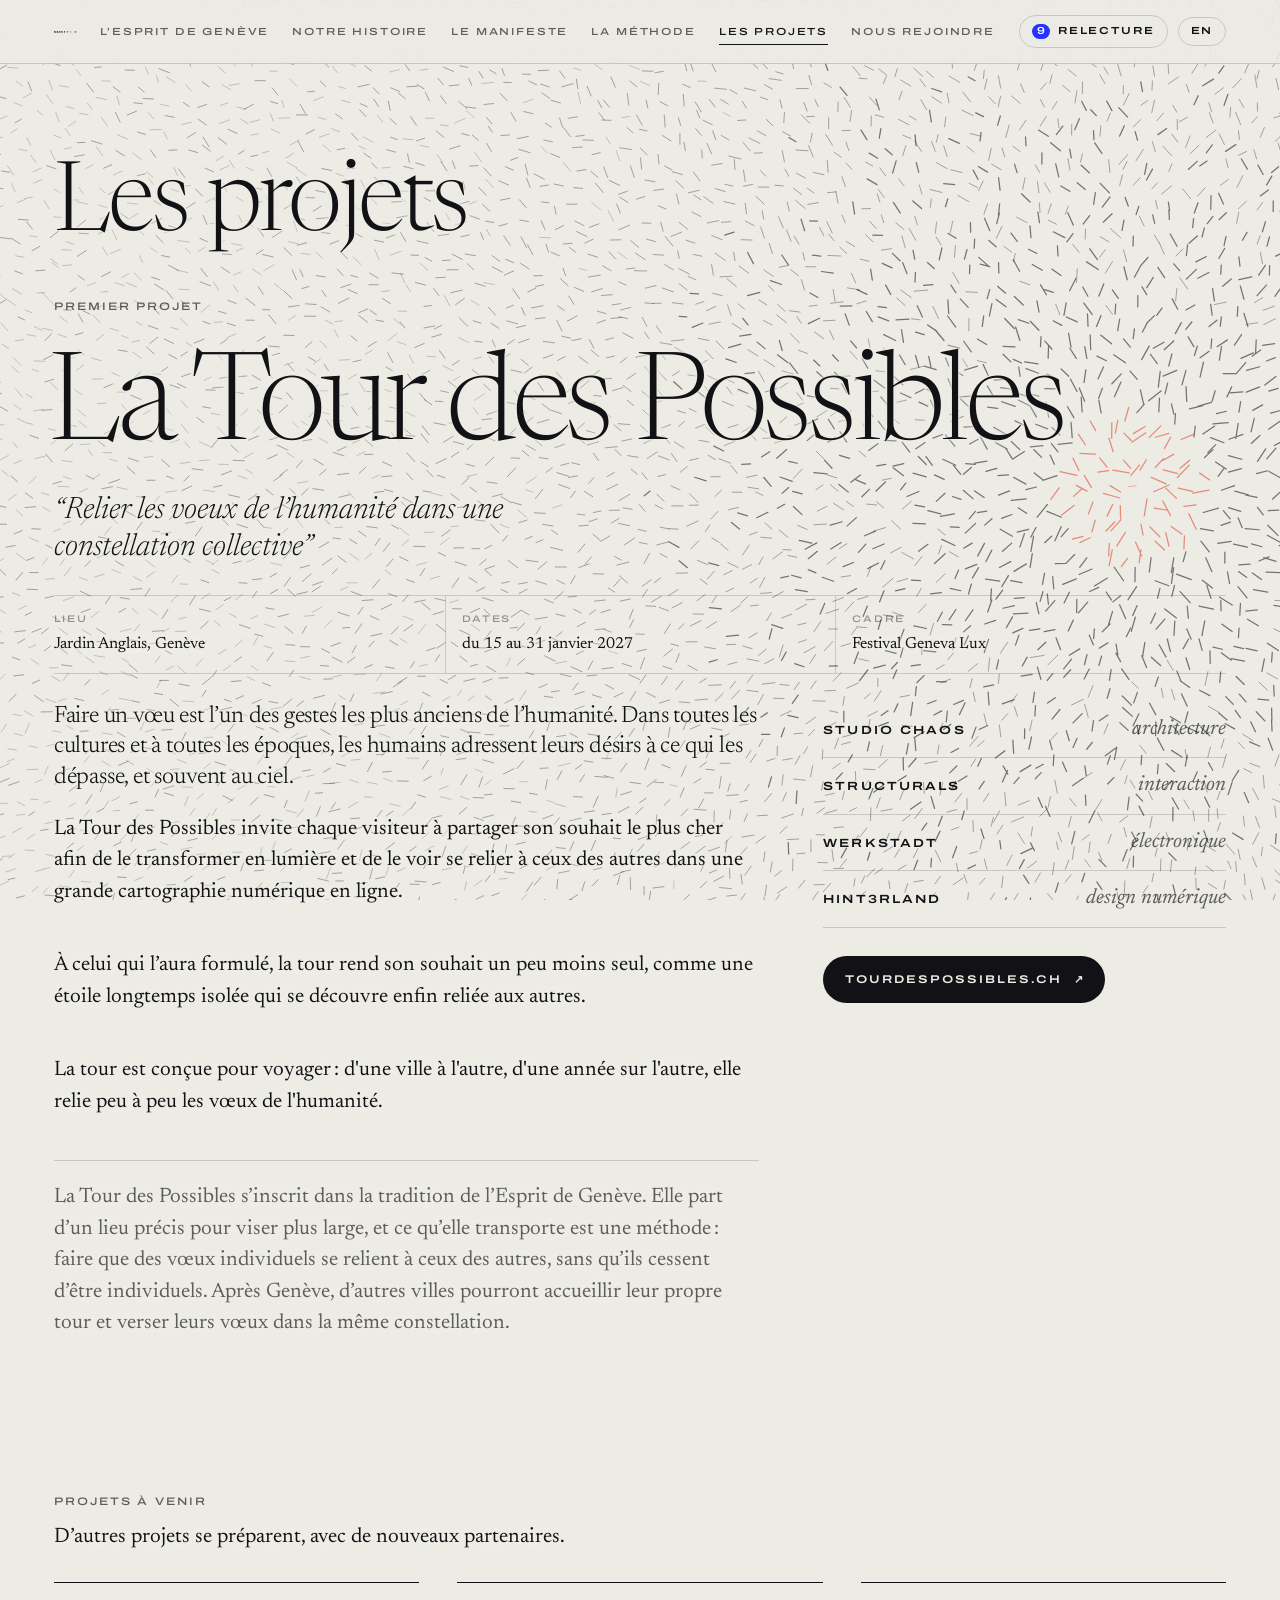
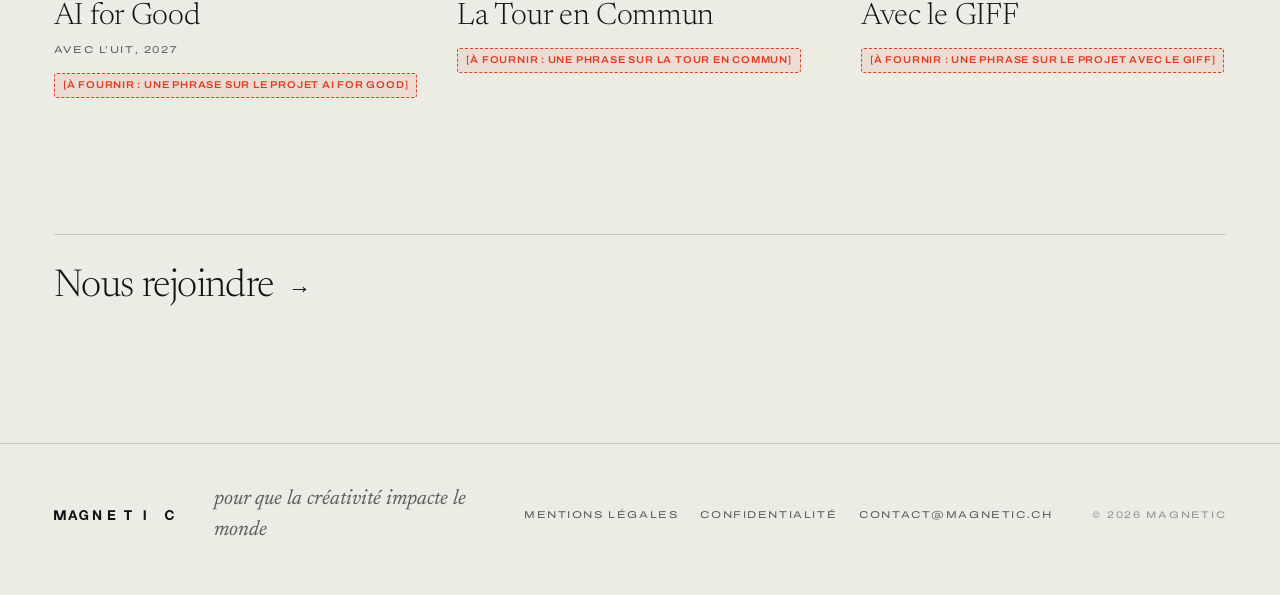
<file: public/projets/index.html>
<!DOCTYPE html>
<html lang="fr" class="no-js">
<head>
<meta charset="utf-8">
<meta name="viewport" content="width=device-width, initial-scale=1, viewport-fit=cover">
<title>Magnetic</title>
<meta name="description" content="Magnetic, association genevoise : réactiver créativement l’Esprit de Genève pour faire de la création un outil pour repenser le commun.">
<meta name="robots" content="noindex">
<meta name="theme-color" content="#ecebe4" media="(prefers-color-scheme: light)">
<meta name="theme-color" content="#0b0b0e" media="(prefers-color-scheme: dark)">
<meta name="color-scheme" content="light dark">
<meta property="og:type" content="website">
<meta property="og:site_name" content="Magnetic">
<meta property="og:title" content="Magnetic">
<meta property="og:description" content="Réactiver créativement l’Esprit de Genève pour faire de la création un outil pour repenser le commun.">
<meta property="og:locale" content="fr_CH">
<meta property="og:locale:alternate" content="en_GB">
<meta property="og:image" content="https://guillaumehelleu.com/magnetic/assets/img/og.png">
<meta property="og:image:width" content="1200">
<meta property="og:image:height" content="630">
<meta name="twitter:card" content="summary_large_image">
<link rel="icon" type="image/svg+xml" href="../assets/img/favicon.svg">
<link rel="preload" href="../assets/fonts/newsreader-latin-opsz-normal.woff2" as="font" type="font/woff2" crossorigin>
<link rel="preload" href="../assets/fonts/archivo-latin-wdth-normal.woff2" as="font" type="font/woff2" crossorigin>
<link rel="stylesheet" href="../assets/css/site.css?v=11">
<script>document.documentElement.className='js'</script>
<script src="../assets/js/config.js?v=11"></script>
<script src="../content/fr.js?v=11"></script>
<script src="../content/fr.propositions.js?v=11"></script>
<script src="../content/en.js?v=11"></script>
<script src="../content/en.propositions.js?v=11"></script>
<script src="../assets/js/logo.js?v=11"></script>
<script src="../assets/js/content.js?v=11" defer></script>
<script src="../assets/js/field.js?v=11" defer></script>
<script src="../assets/js/site.js?v=11" defer></script>
</head>
<body data-root="../" data-id="projets" data-title-k="ui.nav.projets">
<a class="skip" href="#contenu" data-k="ui.skip"></a>
<canvas id="field" aria-hidden="true"></canvas>
<div class="cursor" aria-hidden="true"></div>

<header class="bar solid">
  <a class="bar-logo" data-page="" aria-label="Magnetic"><span class="logo-svg" data-logo></span></a>
  <nav class="bar-nav" aria-label="Pages">
    <a data-page="esprit-de-geneve/" data-k="ui.nav.esprit"></a>
    <a data-page="notre-histoire/" data-k="ui.nav.histoire"></a>
    <a data-page="manifeste/" data-k="ui.nav.manifeste"></a>
    <a data-page="methode/" data-k="ui.nav.methode"></a>
    <a data-page="projets/" data-k="ui.nav.projets" class="on" aria-current="page"></a>
    <a data-page="nous-rejoindre/" data-k="ui.nav.rejoindre"></a>
  </nav>
  <div class="bar-tools">
    <button class="review-toggle" type="button" hidden aria-pressed="false"><i></i><span data-k="ui.relecture"></span></button>
    <a class="lang" data-lang-link><span data-k="ui.langue.court"></span></a>
    <button class="menu-btn" type="button" aria-expanded="false" aria-controls="menu"><span data-k="ui.menu"></span></button>
  </div>
</header>

<div class="menu" id="menu" hidden>
  <nav aria-label="Menu">
    <a data-page=""><small>00</small><span data-k="ui.nav.accueil"></span></a>
    <a data-page="esprit-de-geneve/"><small>01</small><span data-k="ui.nav.esprit"></span></a>
    <a data-page="notre-histoire/"><small>02</small><span data-k="ui.nav.histoire"></span></a>
    <a data-page="manifeste/"><small>03</small><span data-k="ui.nav.manifeste"></span></a>
    <a data-page="methode/"><small>04</small><span data-k="ui.nav.methode"></span></a>
    <a data-page="projets/"><small>05</small><span data-k="ui.nav.projets"></span></a>
    <a data-page="nous-rejoindre/"><small>06</small><span data-k="ui.nav.rejoindre"></span></a>
  </nav>
</div>

<noscript><p class="noscript">Ce site a besoin de JavaScript pour afficher ses textes. Contact : <a href="mailto:contact@magnetic.ch">contact@magnetic.ch</a></p></noscript>
<main id="contenu">
<section class="chapter page" data-level="1">
  <header class="chap-head page-head">
    <h1 class="chap-title" data-k="ui.nav.projets"></h1>
  </header>
  <article class="tour">
    <i class="anchor tour-anchor" data-pole data-q="1.4" data-pulse="1"></i>
    <p class="label" data-k="ui.premier"></p>
    <h2 class="tour-title" data-k="tour.titre"></h2>
    <p class="tour-chapeau serif-i" data-k="tour.chapeau"></p>
    <dl class="facts three">
      <div><dt data-k="ui.lieu"></dt><dd data-k="tour.fait.lieu"></dd></div>
      <div><dt data-k="ui.dates"></dt><dd data-k="tour.fait.dates"></dd></div>
      <div><dt data-k="ui.cadre"></dt><dd data-k="tour.fait.cadre"></dd></div>
    </dl>
    <div class="tour-text">
      <p class="lead" data-k="tour.desc.1"></p>
      <p class="body" data-k="tour.desc.2"></p>
      <p class="body" data-k="tour.desc.3"></p>
      <p class="body" data-k="tour.desc.4"></p>
      <p class="body role" data-k="tour.esprit"></p>
    </div>
    <div class="tour-side">
      <ul class="partners">
        <li><a href="https://studiochaos.ch/" rel="noopener" target="_blank"><b data-k="tour.partenaire.1"></b><span data-k="tour.partenaire.1.role"></span></a></li>
        <li><a href="https://www.structurals.ch/" rel="noopener" target="_blank"><b data-k="tour.partenaire.2"></b><span data-k="tour.partenaire.2.role"></span></a></li>
        <li><span class="nolink"><b data-k="tour.partenaire.3"></b><span data-k="tour.partenaire.3.role"></span></span></li>
        <li><a href="https://hint3rland.com/" rel="noopener" target="_blank"><b data-k="tour.partenaire.4"></b><span data-k="tour.partenaire.4.role"></span></a></li>
      </ul>
      <a class="cta" href="https://tourdespossibles.ch/" rel="noopener" target="_blank"><span data-k="ui.visiter"></span><i aria-hidden="true">↗</i></a>
    </div>
  </article>

  <div class="avenir">
    <p class="label" data-k="ui.avenir"></p>
    <p class="body" data-k="avenir.intro"></p>
    <ul class="avenir-list">
      <li><h3 data-k="avenir.1.nom"></h3><p class="meta" data-k="avenir.1.cadre"></p><p data-k="avenir.1.desc" data-need="une phrase sur le projet AI for Good"></p></li>
      <li><h3 data-k="avenir.2.nom"></h3><p data-k="avenir.2.desc" data-need="une phrase sur La Tour en Commun"></p></li>
      <li><h3 data-k="avenir.3.nom"></h3><p data-k="avenir.3.desc" data-need="une phrase sur le projet avec le GIFF"></p></li>
    </ul>
  </div>
<nav class="suite" aria-label="Suite">
    <a class="suite-link" data-page="nous-rejoindre/"><span data-k="ui.suite.rejoindre"></span><i aria-hidden="true">→</i></a>
  </nav>
</section>
</main>

<footer class="foot">
  <a class="foot-logo" data-page="" aria-label="Magnetic"><span class="logo-svg small" data-logo></span></a>
  <p class="serif-i" data-k="signature"></p>
  <nav aria-label="Pied de page">
    <a data-page="mentions-legales/" data-k="ui.mentions"></a>
    <a data-page="confidentialite/" data-k="ui.confidentialite"></a>
    <a href="mailto:contact@magnetic.ch">contact@magnetic.ch</a>
  </nav>
  <p class="copy">© 2026 Magnetic</p>
</footer>
</body>
</html>
</file>
<file: public/assets/css/site.css>
/* Magnetic · site
   Direction : la limaille de fer. Papier clair, encre graphite, deux pôles (rouge, bleu) réservés au champ.
   Newsreader (texte et affirmations, axe de taille optique) ; Archivo élargie (repères, capitales espacées). */

@font-face { font-family: "Newsreader"; font-style: normal; font-weight: 200 800; font-display: swap; src: url(../fonts/newsreader-latin-opsz-normal.woff2) format("woff2"); unicode-range: U+0000-00FF, U+0131, U+0152-0153, U+02BB-02BC, U+02C6, U+02DA, U+02DC, U+0304, U+0308, U+0329, U+2000-206F, U+20AC, U+2122, U+2191, U+2193, U+2212, U+2215, U+FEFF, U+FFFD; }
@font-face { font-family: "Newsreader"; font-style: normal; font-weight: 200 800; font-display: swap; src: url(../fonts/newsreader-latin-ext-opsz-normal.woff2) format("woff2"); unicode-range: U+0100-02BA, U+02BD-02C5, U+02C7-02CC, U+02CE-02D7, U+02DD-02FF, U+1E00-1E9F, U+2020, U+20A0-20AB, U+20AD-20C0, U+2113, U+2C60-2C7F, U+A720-A7FF; }
@font-face { font-family: "Newsreader"; font-style: italic; font-weight: 200 800; font-display: swap; src: url(../fonts/newsreader-latin-opsz-italic.woff2) format("woff2"); unicode-range: U+0000-00FF, U+0131, U+0152-0153, U+02BB-02BC, U+02C6, U+02DA, U+02DC, U+0304, U+0308, U+0329, U+2000-206F, U+20AC, U+2122, U+2191, U+2193, U+2212, U+2215, U+FEFF, U+FFFD; }
@font-face { font-family: "Newsreader"; font-style: italic; font-weight: 200 800; font-display: swap; src: url(../fonts/newsreader-latin-ext-opsz-italic.woff2) format("woff2"); unicode-range: U+0100-02BA, U+02BD-02C5, U+02C7-02CC, U+02CE-02D7, U+02DD-02FF, U+1E00-1E9F, U+2020, U+20A0-20AB, U+20AD-20C0, U+2113, U+2C60-2C7F, U+A720-A7FF; }
@font-face { font-family: "Archivo"; font-style: normal; font-weight: 100 900; font-stretch: 62% 125%; font-display: swap; src: url(../fonts/archivo-latin-wdth-normal.woff2) format("woff2"); unicode-range: U+0000-00FF, U+0131, U+0152-0153, U+02BB-02BC, U+02C6, U+02DA, U+02DC, U+0304, U+0308, U+0329, U+2000-206F, U+20AC, U+2122, U+2191, U+2193, U+2212, U+2215, U+FEFF, U+FFFD; }
@font-face { font-family: "Archivo"; font-style: normal; font-weight: 100 900; font-stretch: 62% 125%; font-display: swap; src: url(../fonts/archivo-latin-ext-wdth-normal.woff2) format("woff2"); unicode-range: U+0100-02BA, U+02BD-02C5, U+02C7-02CC, U+02CE-02D7, U+02DD-02FF, U+1E00-1E9F, U+2020, U+20A0-20AB, U+20AD-20C0, U+2113, U+2C60-2C7F, U+A720-A7FF; }

:root {
  --paper: #ecebe4;
  --paper-2: #e2e0d7;
  --ink: #121216;
  --ink-2: rgba(18, 18, 22, 0.66);
  --ink-3: rgba(18, 18, 22, 0.42);
  --rule: rgba(18, 18, 22, 0.16);
  --north: #e03c22;
  --south: #2433ff;
  --serif: "Newsreader", "Iowan Old Style", Georgia, serif;
  --sans: "Archivo", "Helvetica Neue", Arial, sans-serif;
  --gut: clamp(16px, 4.2vw, 64px);
  --max: 1360px;
  --ease: cubic-bezier(0.2, 0.7, 0.15, 1);
  --spring: cubic-bezier(0.34, 1.32, 0.5, 1);
  --halo: 0 0 14px var(--paper), 0 0 5px var(--paper), 0 0 2px var(--paper);
  --img-filter: grayscale(1) contrast(1.06) brightness(1.02);
  --img-blend: multiply;
  color-scheme: light dark;
}
@media (prefers-color-scheme: dark) {
  :root {
    --paper: #0b0b0e;
    --paper-2: #15151a;
    --ink: #ecebe4;
    --ink-2: rgba(236, 235, 228, 0.68);
    --ink-3: rgba(236, 235, 228, 0.42);
    --rule: rgba(236, 235, 228, 0.16);
    --north: #ff5b3d;
    --south: #6f7bff;
    --img-filter: grayscale(1) contrast(1.05) brightness(0.82);
    --img-blend: normal;
  }
}

*, *::before, *::after { box-sizing: border-box; }
html { -webkit-text-size-adjust: 100%; scroll-behavior: smooth; scroll-padding-top: 72px; }
body {
  margin: 0; background: var(--paper); color: var(--ink);
  font-family: var(--serif); font-size: clamp(17px, 1.05vw + 12px, 21px); line-height: 1.5;
  font-optical-sizing: auto; -webkit-font-smoothing: antialiased; text-rendering: optimizeLegibility;
  overflow-x: hidden;
}
@media (prefers-reduced-motion: reduce) { html { scroll-behavior: auto; } }
img { display: block; max-width: 100%; height: auto; }
a { color: inherit; }
p, h1, h2, h3, h4, dl, dd, ol, ul, figure { margin: 0; padding: 0; }
ol, ul { list-style: none; }
::selection { background: var(--south); color: var(--paper); }
:focus-visible { outline: 2px solid var(--south); outline-offset: 4px; border-radius: 2px; }
.sr { position: absolute; width: 1px; height: 1px; overflow: hidden; clip: rect(0 0 0 0); white-space: nowrap; }
.skip { position: fixed; left: 12px; top: -60px; z-index: 50; background: var(--ink); color: var(--paper); padding: 10px 14px; font-family: var(--sans); font-size: 0.8rem; text-decoration: none; }
.skip:focus { top: 12px; }
.noscript { position: relative; z-index: 2; padding: 120px var(--gut); font-size: 1.4rem; }

/* ------------------------------------------------------------------ champ */
#field { position: fixed; inset: 0; width: 100vw; height: 100vh; z-index: 0; pointer-events: none; }
.anchor { position: absolute; width: 2px; height: 2px; pointer-events: none; }
main, .foot { position: relative; z-index: 1; }

.cursor {
  position: fixed; left: 0; top: 0; z-index: 40; width: 0; height: 0; pointer-events: none; opacity: 0;
  transition: opacity 0.4s var(--ease);
}
.cursor::before {
  content: ""; position: absolute; left: -9px; top: -9px; width: 18px; height: 18px; border-radius: 50%;
  border: 1.5px solid var(--north); background: color-mix(in srgb, var(--north) 18%, transparent);
  transition: border-color 0.3s, background 0.3s, transform 0.5s var(--spring);
}
.cursor.south::before { border-color: var(--south); background: color-mix(in srgb, var(--south) 18%, transparent); }
.cursor.on { opacity: 1; }
.cursor.pop::before { animation: pop 0.5s var(--spring); }
@keyframes pop { 0% { transform: scale(1); } 40% { transform: scale(1.9); } 100% { transform: scale(1); } }

/* ------------------------------------------------------------------ typographie */
.label, .chap-num, .bar-nav a, .lang, .menu-btn, .review-toggle, dt, .phase-num, .principes .n, .idx, .hero-scroll, .hero-hint, .figures h3, .partners b, .cta, .copy {
  font-family: var(--sans); font-stretch: 125%; text-transform: uppercase; letter-spacing: 0.18em;
}
.label { display: block; font-size: 0.68rem; font-weight: 500; color: var(--ink-2); margin-bottom: 1.2em; }
.serif-i { font-style: italic; }
.statement {
  font-size: clamp(2rem, 4.1vw, 4.4rem); line-height: 1.07; font-weight: 300; letter-spacing: -0.018em;
  text-shadow: var(--halo);
}
.statement.xl { font-size: clamp(2.3rem, 4.4vw, 5.4rem); }
.statement.s { font-size: clamp(1.7rem, 3.2vw, 3.2rem); }
.lead { font-size: clamp(1.25rem, 1.85vw, 1.9rem); line-height: 1.28; font-weight: 340; letter-spacing: -0.008em; text-shadow: var(--halo); }
.lead.strong { font-weight: 420; }
.body { max-width: 38em; text-shadow: var(--halo); color: var(--ink); }
.body + .body { margin-top: 1em; }
.kicker { font-size: clamp(1.15rem, 1.6vw, 1.5rem); color: var(--ink-2); margin-bottom: 0.8em; text-shadow: var(--halo); }
.center { text-align: center; margin-left: auto; margin-right: auto; }
.quote { font-size: clamp(2.6rem, 7.4vw, 7.6rem); line-height: 1; font-style: italic; font-weight: 300; letter-spacing: -0.03em; margin: 0.3em 0 0.4em -0.04em; text-shadow: var(--halo); }
@media (max-width: 760px) { .statement, .lead { text-wrap: balance; } .statement br, .lead br, .body br, .quote br, .kicker br, .figures p br, .principes p br, .formes p br { display: none; } }

/* ------------------------------------------------------------------ barre */
.bar {
  position: fixed; top: 0; left: 0; right: 0; z-index: 30; height: 64px; display: flex; align-items: center; gap: 24px;
  padding: 0 var(--gut); transition: background 0.4s var(--ease), border-color 0.4s; border-bottom: 1px solid transparent;
}
.bar.solid { background: color-mix(in srgb, var(--paper) 82%, transparent); -webkit-backdrop-filter: blur(14px) saturate(1.2); backdrop-filter: blur(14px) saturate(1.2); border-bottom-color: var(--rule); }
.bar-logo { display: block; width: 112px; color: var(--ink); opacity: 0; transform: translateY(-6px); transition: opacity 0.4s, transform 0.4s var(--ease); }
.bar.solid .bar-logo { opacity: 1; transform: none; }
.bar-nav { display: flex; gap: clamp(14px, 1.8vw, 30px); margin: 0 auto; }
.bar-nav a { font-size: 0.64rem; font-weight: 500; text-decoration: none; color: var(--ink-2); padding: 6px 0; position: relative; white-space: nowrap; }
.bar-nav a::after { content: ""; position: absolute; left: 0; right: 0; bottom: 0; height: 1px; background: var(--ink); transform: scaleX(0); transform-origin: left; transition: transform 0.4s var(--ease); }
.bar-nav a:hover, .bar-nav a.on { color: var(--ink); }
.bar-nav a:hover::after, .bar-nav a.on::after { transform: none; }
.bar-tools { display: flex; align-items: center; gap: 10px; margin-left: auto; }
.lang, .menu-btn, .review-toggle {
  font-size: 0.64rem; font-weight: 600; color: var(--ink); text-decoration: none; background: none; cursor: pointer;
  border: 1px solid var(--rule); border-radius: 999px; padding: 8px 12px; line-height: 1; transition: background 0.3s, border-color 0.3s;
}
.lang:hover, .menu-btn:hover, .review-toggle:hover { border-color: var(--ink); }
.menu-btn { display: none; }
.review-toggle { display: inline-flex; gap: 8px; align-items: center; }
.review-toggle i { font-style: normal; min-width: 1.6em; padding: 2px 5px; border-radius: 999px; background: var(--south); color: #fff; letter-spacing: 0; text-align: center; }
.review-toggle[aria-pressed="true"] { background: var(--ink); color: var(--paper); }
.review-toggle[hidden] { display: none; }
@media (max-width: 640px) {
  .bar { height: 58px; gap: 12px; }
  .bar-logo { width: 92px; }
  .review-toggle span { display: none; }
  .lang, .menu-btn, .review-toggle { padding: 8px 10px; }
}
@media (max-width: 1080px) {
  .bar-nav { display: none; }
  .menu-btn { display: inline-block; }
  .bar-logo { opacity: 1; transform: none; }
}

.menu { position: fixed; inset: 0; z-index: 25; background: var(--paper); padding: 96px var(--gut) 40px; overflow-y: auto; }
.menu nav { display: grid; gap: 4px; }
.menu a { display: flex; align-items: baseline; gap: 18px; text-decoration: none; font-size: clamp(1.9rem, 8vw, 3.2rem); line-height: 1.15; font-weight: 300; padding: 6px 0; border-bottom: 1px solid var(--rule); }
.menu small { font-family: var(--sans); font-stretch: 125%; font-size: 0.7rem; letter-spacing: 0.18em; color: var(--ink-3); width: 2.4em; }
.menu-open body { overflow: hidden; }

/* ------------------------------------------------------------------ sections */
main > section { position: relative; padding: clamp(80px, 14vh, 160px) var(--gut); max-width: var(--max); margin: 0 auto; }
.chapter { min-height: 100svh; display: flex; flex-direction: column; justify-content: center; gap: clamp(28px, 5vh, 60px); }
.moment { min-height: 92svh; display: flex; flex-direction: column; justify-content: center; }
.reading.narrow, .narrow-in { max-width: 820px; }
.reading.narrow { margin: 0 auto; }

.chap-head { display: flex; align-items: baseline; gap: clamp(16px, 2.4vw, 40px); flex-wrap: wrap; }
.chap-num { font-size: clamp(4.6rem, 15vw, 15rem); font-weight: 160; letter-spacing: -0.02em; line-height: 0.8; color: var(--ink); text-shadow: var(--halo); }
.chap-title { font-size: clamp(1.6rem, 3.4vw, 3.2rem); font-weight: 300; font-style: italic; letter-spacing: -0.01em; text-shadow: var(--halo); }

/* ---- ouverture */
.hero { min-height: 100svh; display: grid; grid-template-rows: 1fr auto auto 1fr auto; justify-items: center; text-align: center; padding-top: 96px; padding-bottom: 36px; max-width: none !important; }
.hero-logo { grid-row: 2; width: min(88vw, 1180px); color: var(--ink); margin: 0; }
.hero-sig { grid-row: 3; margin-top: clamp(16px, 3vh, 32px); font-size: clamp(1.25rem, 2.6vw, 2.3rem); font-weight: 300; text-shadow: var(--halo); }
.hero-foot { grid-row: 5; width: 100%; display: flex; justify-content: space-between; align-items: flex-end; gap: 32px; text-align: left; }
.hero-role { max-width: 30em; font-size: clamp(0.95rem, 0.6vw + 0.7rem, 1.15rem); color: var(--ink-2); text-shadow: var(--halo); }
.hero-aside { display: flex; flex-direction: column; align-items: flex-end; gap: 18px; flex: none; }
.hero-hint { font-size: 0.56rem; color: var(--ink-3); max-width: 16em; text-align: right; line-height: 1.6; }
.hero-scroll { display: flex; align-items: center; gap: 12px; font-size: 0.6rem; font-weight: 500; text-decoration: none; color: var(--ink-2); }
.hero-scroll i { width: 44px; height: 1px; background: linear-gradient(90deg, var(--ink), transparent); animation: drip 2.4s var(--ease) infinite; transform-origin: left; }
@keyframes drip { 0% { transform: scaleX(0); } 50% { transform: scaleX(1); } 100% { transform: scaleX(1); opacity: 0; } }
@media (pointer: coarse) { .hero-hint { display: none; } }
@media (max-width: 640px) { .hero-foot { flex-direction: column; align-items: stretch; } .hero-aside { align-items: flex-start; } }

.logo-svg { display: block; }
.logo-svg svg { display: block; width: 100%; height: auto; fill: currentColor; overflow: visible; }
.logo-svg .l { transform-box: fill-box; transform-origin: center; }
.assembling .l { transition: transform 1.6s var(--spring), opacity 0.9s var(--ease); transition-delay: calc(var(--i) * 70ms + 200ms); }
.live .l { transition: transform 0.6s var(--ease); }
.logo-svg.small { width: 120px; }

/* ---- origine */
.poles { display: flex; justify-content: space-between; gap: 24px; margin-top: clamp(20px, 6vh, 80px); }
.pole { display: flex; flex-direction: column; gap: 6px; position: relative; padding-top: 34px; }
.pole.s { text-align: right; align-items: flex-end; }
.pole b { font-family: var(--sans); font-stretch: 125%; text-transform: uppercase; letter-spacing: 0.16em; font-size: clamp(0.82rem, 1.2vw, 1.05rem); font-weight: 600; text-shadow: var(--halo); }
.pole span { color: var(--ink-2); font-size: clamp(1.05rem, 1.4vw, 1.35rem); text-shadow: var(--halo); }
.dot { position: absolute; top: 0; width: 18px; height: 18px; border-radius: 50%; background: var(--north); box-shadow: 0 0 0 6px color-mix(in srgb, var(--north) 18%, transparent); }
.pole.n .dot { left: 0; }
.pole.s .dot { right: 0; background: var(--south); box-shadow: 0 0 0 6px color-mix(in srgb, var(--south) 18%, transparent); }

.duo { display: grid; grid-template-columns: minmax(0, 5fr) minmax(0, 7fr); gap: clamp(24px, 5vw, 96px); align-items: center; }
.duo + .duo { margin-top: clamp(64px, 12vh, 140px); }
.duo.reverse { grid-template-columns: minmax(0, 7fr) minmax(0, 5fr); }
.duo.reverse .duo-img { order: 2; }
.duo-img { position: relative; overflow: hidden; background: var(--paper-2); }
.duo-img img { width: 100%; aspect-ratio: 4 / 5; object-fit: cover; filter: var(--img-filter); mix-blend-mode: var(--img-blend); transition: transform 1.6s var(--ease); }
.duo:hover .duo-img img { transform: scale(1.025); }
.duo-img.book { max-width: 340px; justify-self: end; background: none; }
.duo-img.book img { aspect-ratio: auto; box-shadow: 0 30px 60px -30px rgba(0,0,0,.35); }
.duo.traz { grid-template-columns: minmax(0, 4fr) minmax(0, 8fr); }
@media (max-width: 760px) {
  .duo, .duo.reverse, .duo.traz { grid-template-columns: 1fr; }
  .duo.reverse .duo-img { order: 0; }
  .duo-img.book { justify-self: start; max-width: 220px; }
}

/* ---- figures */
.figures-wrap { text-align: center; }
.figures { display: grid; grid-template-columns: repeat(3, minmax(0, 1fr)); gap: clamp(16px, 3vw, 48px); margin: clamp(28px, 6vh, 64px) 0; text-align: left; }
.portrait { position: relative; overflow: hidden; background: var(--paper-2); margin-bottom: 18px; }
.portrait img { width: 100%; aspect-ratio: 3 / 4; object-fit: cover; object-position: 50% 18%; filter: var(--img-filter); mix-blend-mode: var(--img-blend); }
.figures h3 { font-size: 0.78rem; font-weight: 600; margin-bottom: 10px; }
.figures p { font-size: clamp(1rem, 1.2vw, 1.2rem); line-height: 1.4; color: var(--ink); text-shadow: var(--halo); }
@media (max-width: 760px) { .figures { grid-template-columns: 1fr; gap: 40px; } .portrait img { aspect-ratio: 4 / 3; } }

/* ---- formes du bien commun */
.formes { display: grid; grid-template-columns: repeat(4, minmax(0, 1fr)); gap: clamp(16px, 2.4vw, 36px); margin: clamp(24px, 5vh, 56px) 0 clamp(40px, 8vh, 88px); border-top: 1px solid var(--rule); padding-top: 22px; }
.formes li { display: flex; flex-direction: column; gap: 14px; }
.idx { font-size: 0.66rem; font-weight: 500; color: var(--ink-3); }
.forme-img { overflow: hidden; background: var(--paper-2); }
.forme-img img { width: 100%; aspect-ratio: 16 / 10; object-fit: cover; filter: var(--img-filter); mix-blend-mode: var(--img-blend); }
.formes p { font-size: clamp(1.1rem, 1.5vw, 1.45rem); line-height: 1.2; text-shadow: var(--halo); }
.forme-text p { font-size: clamp(1.6rem, 2.6vw, 2.5rem); font-style: italic; font-weight: 300; line-height: 1.05; }
.forme-etc { grid-column: 1 / -1; }
.forme-etc p { color: var(--ink-3); font-style: italic; }
@media (max-width: 900px) { .formes { grid-template-columns: repeat(2, minmax(0, 1fr)); } }
@media (max-width: 520px) { .formes { grid-template-columns: 1fr; } }

.objectif { display: grid; gap: 1.1em; }
.mission .statement { margin: 0 auto; text-align: center; }

/* ---- manifeste */
.principes { border-top: 1px solid var(--rule); }
.principes li {
  display: grid; grid-template-columns: 5.5rem minmax(0, 1.25fr) minmax(0, 1fr); gap: clamp(12px, 3vw, 48px); align-items: baseline;
  padding: clamp(22px, 3.4vh, 38px) 0; border-bottom: 1px solid var(--rule); cursor: default; outline: none;
  transition: opacity 0.5s var(--ease);
}
.principes.focus li:not([data-boost]) { opacity: 0.32; }
.principes .n { font-size: 0.7rem; font-weight: 500; color: var(--ink-3); }
.principes h2, .principes h3 { font-family: var(--sans); font-stretch: 125%; text-transform: uppercase; letter-spacing: 0.04em; font-weight: 640; font-size: clamp(1.2rem, 2.15vw, 2.2rem); line-height: 1.05; text-shadow: var(--halo); transition: letter-spacing 0.8s var(--ease); }
.principes li[data-boost] h2, .principes li[data-boost] h3 { letter-spacing: 0.09em; }
.principes p { font-size: clamp(1rem, 1.25vw, 1.25rem); line-height: 1.4; text-shadow: var(--halo); }
@media (max-width: 760px) { .principes li { grid-template-columns: 2.6rem minmax(0, 1fr); } .principes p { grid-column: 2; } }

/* ---- méthode */
.methode .statement.s { font-style: italic; }
.phases { display: grid; grid-template-columns: repeat(3, minmax(0, 1fr)); gap: clamp(20px, 3vw, 56px); margin-top: clamp(16px, 4vh, 40px); }
.phase { border-top: 1px solid var(--ink); padding-top: 22px; display: flex; flex-direction: column; gap: 12px; }
.phase-num { font-size: 0.7rem; font-weight: 600; color: var(--ink-3); display: flex; gap: 0.2em; }
.phase h2, .phase h3 { font-family: var(--sans); font-stretch: 125%; text-transform: uppercase; font-weight: 640; letter-spacing: 0.06em; font-size: clamp(1.5rem, 2.6vw, 2.5rem); line-height: 1; text-shadow: var(--halo); }
.phase-sous { font-size: clamp(1.15rem, 1.5vw, 1.45rem); color: var(--ink-2); margin-bottom: 8px; text-shadow: var(--halo); }
.phase .body { font-size: 0.98em; }
.phase-out { margin-top: auto; padding-top: 16px; border-top: 1px dashed var(--rule); font-size: 0.92em; color: var(--ink-2); text-shadow: var(--halo); }
.phase-out small { display: block; font-family: var(--sans); font-stretch: 125%; text-transform: uppercase; letter-spacing: 0.18em; font-size: 0.6rem; font-weight: 500; color: var(--ink-3); margin-bottom: 6px; }
@media (max-width: 900px) { .phases { grid-template-columns: 1fr; gap: 48px; } }

/* ---- projets */
.tour { display: grid; grid-template-columns: minmax(0, 7fr) minmax(0, 4fr); column-gap: clamp(24px, 5vw, 88px); row-gap: 28px; position: relative; }
.tour > .label, .tour-title, .tour-chapeau, .tour .facts { grid-column: 1 / -1; }
.tour-title { font-size: clamp(3rem, 9.5vw, 10rem); font-weight: 260; line-height: 0.9; letter-spacing: -0.035em; text-shadow: var(--halo); margin-left: -0.04em; }
.tour-anchor { right: 8%; top: 18%; }
.tour-chapeau { font-size: clamp(1.35rem, 2.4vw, 2.3rem); line-height: 1.2; font-weight: 300; max-width: 30ch; text-shadow: var(--halo); }
.facts { display: grid; grid-template-columns: repeat(4, minmax(0, 1fr)); border-top: 1px solid var(--rule); border-bottom: 1px solid var(--rule); }
.facts > div { padding: 16px 16px 18px 0; }
.facts > div + div { border-left: 1px solid var(--rule); padding-left: 16px; }
dt { font-size: 0.6rem; font-weight: 500; color: var(--ink-3); margin-bottom: 8px; }
dd { font-size: clamp(1rem, 1.2vw, 1.2rem); line-height: 1.3; text-shadow: var(--halo); }
.facts.col { grid-template-columns: 1fr; border-bottom: 0; }
.facts.col > div { display: grid; grid-template-columns: 11rem minmax(0, 1fr); gap: 16px; border-left: 0; padding: 14px 0; border-bottom: 1px solid var(--rule); }
.facts.col > div + div { border-left: 0; padding-left: 0; }
.facts.col dt { margin: 0; padding-top: 0.3em; }
@media (max-width: 760px) {
  .facts { grid-template-columns: repeat(2, minmax(0, 1fr)); }
  .facts > div:nth-child(3) { border-left: 0; padding-left: 0; }
  .facts > div:nth-child(n+3) { border-top: 1px solid var(--rule); }
  .facts.col > div { grid-template-columns: 1fr; gap: 4px; }
  .facts.col > div:nth-child(n+3) { border-top: 0; }
}
.tour-text { display: grid; gap: 1em; }
.tour-text .role { padding-top: 1em; border-top: 1px solid var(--rule); color: var(--ink-2); }
.tour-side { display: flex; flex-direction: column; gap: 20px; }
.partners li { border-bottom: 1px solid var(--rule); }
.partners a, .partners .nolink { display: flex; justify-content: space-between; gap: 12px; align-items: baseline; padding: 12px 0; text-decoration: none; }
.partners b { font-size: 0.74rem; font-weight: 600; }
.partners span span, .partners a > span { color: var(--ink-2); font-style: italic; }
.partners a:hover b { color: var(--south); }
.cta {
  display: inline-flex; align-self: flex-start; align-items: center; gap: 12px; margin-top: 8px;
  background: var(--ink); color: var(--paper); text-decoration: none; font-size: 0.7rem; font-weight: 600; padding: 15px 22px; border-radius: 999px;
  transition: transform 0.5s var(--spring), background 0.3s;
}
.cta:hover { transform: translateY(-2px); background: var(--south); color: #fff; }
.cta i { font-style: normal; letter-spacing: 0; }
@media (max-width: 900px) { .tour { grid-template-columns: 1fr; } }

.avenir { margin-top: clamp(64px, 12vh, 140px); }
.avenir > .body { margin-bottom: 28px; }
.avenir-list { display: grid; grid-template-columns: repeat(3, minmax(0, 1fr)); gap: clamp(16px, 3vw, 48px); }
.avenir-list li { border-top: 1px solid var(--ink); padding-top: 18px; display: grid; gap: 10px; align-content: start; }
.avenir-list h3, .avenir-list h4 { font-size: clamp(1.5rem, 2.4vw, 2.3rem); font-weight: 300; line-height: 1.05; letter-spacing: -0.01em; text-shadow: var(--halo); }
.avenir-list .meta { font-family: var(--sans); font-stretch: 125%; text-transform: uppercase; letter-spacing: 0.16em; font-size: 0.62rem; color: var(--ink-2); }
@media (max-width: 900px) { .avenir-list { grid-template-columns: 1fr; } }

/* ---- association */
.asso { justify-content: flex-start; }
.asso-grid { display: grid; grid-template-columns: minmax(0, 7fr) minmax(0, 5fr); gap: clamp(24px, 5vw, 88px); align-items: start; }
.people li { display: grid; grid-template-columns: minmax(0, 1fr) auto; gap: 2px 16px; padding: 14px 0; border-bottom: 1px solid var(--rule); }
.people li:first-child { border-top: 1px solid var(--rule); }
.people b { font-weight: 450; font-size: 1.12em; }
.people span { color: var(--ink-2); font-style: italic; text-align: right; }
.people em { grid-column: 1 / -1; font-style: normal; font-size: 0.85em; }
.people em:empty { display: none; }
@media (max-width: 900px) { .asso-grid { grid-template-columns: 1fr; } }

.statuts { border-top: 1px solid var(--rule); border-bottom: 1px solid var(--rule); }
.statuts summary { list-style: none; display: flex; justify-content: space-between; align-items: center; padding: 20px 0; cursor: pointer; }
.statuts summary::-webkit-details-marker { display: none; }
.statuts summary .label { margin: 0; color: var(--ink); }
.statuts summary i { width: 14px; height: 14px; position: relative; }
.statuts summary i::before, .statuts summary i::after { content: ""; position: absolute; left: 0; right: 0; top: 50%; height: 1px; background: var(--ink); transition: transform 0.4s var(--ease); }
.statuts summary i::after { transform: rotate(90deg); }
.statuts[open] summary i::after { transform: rotate(0); }
.statuts-body { columns: 2 22em; column-gap: clamp(24px, 4vw, 64px); padding-bottom: 32px; font-size: 0.95em; }
.statuts-body h4 { font-family: var(--sans); font-stretch: 125%; text-transform: uppercase; letter-spacing: 0.16em; font-size: 0.64rem; font-weight: 600; margin: 0 0 10px; color: var(--ink-2); break-after: avoid; }
.statuts-body p { margin-bottom: 0.8em; break-inside: avoid; }
.statuts-body p + h4 { margin-top: 24px; }

/* ---- contact */
.contact { min-height: 80svh; display: flex; flex-direction: column; justify-content: center; align-items: center; text-align: center; }
.mail { font-size: clamp(1.9rem, 7.4vw, 7.8rem); font-weight: 280; font-style: italic; letter-spacing: -0.03em; text-decoration: none; line-height: 1; text-shadow: var(--halo); background: linear-gradient(currentColor, currentColor) 0 100% / 0 1px no-repeat; transition: background-size 0.6s var(--ease); padding-bottom: 0.08em; overflow-wrap: anywhere; }
.mail:hover { background-size: 100% 2px; }
.addr { margin-top: 28px; color: var(--ink-2); }

/* ---- pied */
.foot { max-width: var(--max); margin: 0 auto; padding: 40px var(--gut) 48px; display: grid; grid-template-columns: auto 1fr auto auto; gap: 24px 40px; align-items: center; border-top: 1px solid var(--rule); }
.foot p.serif-i { color: var(--ink-2); }
.foot nav { display: flex; gap: 22px; flex-wrap: wrap; }
.foot nav a { font-family: var(--sans); font-stretch: 125%; text-transform: uppercase; letter-spacing: 0.16em; font-size: 0.62rem; text-decoration: none; color: var(--ink-2); }
.foot nav a:hover { color: var(--ink); }
.copy { font-size: 0.6rem; color: var(--ink-3); }
@media (max-width: 900px) { .foot { grid-template-columns: 1fr; } }

/* ------------------------------------------------------------------ apparitions */
.rv { opacity: 0; transform: translateY(18px); transition: opacity 1.1s var(--ease), transform 1.1s var(--ease); }
.rv.in { opacity: 1; transform: none; }

/* ------------------------------------------------------------------ relecture */
.todo {
  font-family: var(--sans); font-stretch: 110%; font-size: 0.62rem; letter-spacing: 0.08em; text-transform: uppercase; font-style: normal; font-weight: 600;
  display: inline-block; line-height: 1.5; padding: 4px 8px; border: 1px dashed var(--north); color: var(--north); background: color-mix(in srgb, var(--north) 8%, var(--paper)); text-shadow: none; border-radius: 3px; max-width: 100%;
}
.review .is-prop { position: relative; background: color-mix(in srgb, var(--south) 10%, transparent); box-shadow: inset 2px 0 0 var(--south); padding-left: 10px; }
.review .is-prop::before {
  content: attr(data-mark); display: block; font-family: var(--sans); font-stretch: 110%; font-size: 0.56rem; letter-spacing: 0.12em; text-transform: uppercase;
  font-style: normal; font-weight: 600; color: var(--south); margin-bottom: 4px; text-shadow: none;
}
.review .todo { box-shadow: 0 0 0 4px color-mix(in srgb, var(--north) 14%, transparent); }

/* ------------------------------------------------------------------ pages de service */
.page-legal { max-width: 880px; margin: 0 auto; padding: 140px var(--gut) 100px; position: relative; z-index: 1; }
.page-legal h1 { font-size: clamp(2.6rem, 7vw, 5.6rem); font-weight: 280; letter-spacing: -0.03em; line-height: 1; margin-bottom: 56px; text-shadow: var(--halo); }
.page-legal h2 { font-family: var(--sans); font-stretch: 125%; text-transform: uppercase; letter-spacing: 0.18em; font-size: 0.68rem; font-weight: 600; color: var(--ink-2); margin: 44px 0 12px; }
.page-legal p { text-shadow: var(--halo); max-width: 38em; }
.page-legal p + p { margin-top: 1em; }
.page-legal .back { display: inline-block; margin-top: 64px; font-family: var(--sans); font-stretch: 125%; text-transform: uppercase; letter-spacing: 0.16em; font-size: 0.66rem; text-decoration: none; border-bottom: 1px solid var(--ink); padding-bottom: 4px; }

/* ------------------------------------------------------------------ récit (v4) */
.chapter.short { min-height: 60svh; }
.chapter.page { justify-content: flex-start; padding-top: clamp(120px, 18vh, 200px); }
.page-head .chap-title { font-size: clamp(2.6rem, 7.5vw, 7rem); font-style: normal; font-weight: 280; letter-spacing: -0.03em; line-height: 0.95; }
.chap-num { font-feature-settings: "lnum"; }

.hero-cta { display: inline-flex; align-items: center; gap: 12px; font-family: var(--sans); font-stretch: 125%; text-transform: uppercase; letter-spacing: 0.16em; font-size: 0.66rem; font-weight: 600; text-decoration: none; color: var(--paper); background: var(--ink); padding: 14px 20px; border-radius: 999px; transition: background 0.3s, transform 0.5s var(--spring); }
.hero-cta:hover { background: var(--south); color: #fff; transform: translateY(-2px); }
.hero-cta i { font-style: normal; letter-spacing: 0; }

.bandeau { gap: 22px; }
.bandeau .tour-title { margin: 0; }
.bandeau-facts { display: flex; flex-wrap: wrap; gap: 8px 28px; font-family: var(--sans); font-stretch: 125%; text-transform: uppercase; letter-spacing: 0.14em; font-size: 0.7rem; color: var(--ink-2); }
.bandeau .statement { max-width: 24ch; }

.encart { margin: clamp(40px, 8vh, 80px) auto 0; max-width: 680px; border-left: 2px solid var(--north); padding: 6px 0 6px 24px; }
.encart p { font-style: italic; font-size: clamp(1.1rem, 1.5vw, 1.4rem); line-height: 1.45; color: var(--ink-2); text-shadow: var(--halo); }

.cards { display: grid; grid-template-columns: repeat(2, minmax(0, 1fr)); gap: clamp(40px, 6vw, 96px) clamp(24px, 5vw, 80px); }
.card { display: flex; flex-direction: column; gap: 14px; border-top: 1px solid var(--ink); padding-top: 20px; }
.card-date { font-family: var(--sans); font-stretch: 125%; font-weight: 180; font-size: clamp(3.4rem, 7vw, 6rem); line-height: 0.85; letter-spacing: -0.02em; text-shadow: var(--halo); }
.card-title { font-size: clamp(1.5rem, 2.4vw, 2.2rem); font-weight: 340; line-height: 1.1; letter-spacing: -0.01em; text-shadow: var(--halo); }
.card-text { text-shadow: var(--halo); }
.card-source { font-size: 0.82rem; color: var(--ink-3); }
.card-source small, .precedent small { font-family: var(--sans); font-stretch: 125%; text-transform: uppercase; letter-spacing: 0.16em; font-size: 0.58rem; font-weight: 600; margin-right: 6px; }
@media (max-width: 860px) { .cards { grid-template-columns: 1fr; } }

.principes li > div { display: flex; flex-direction: column; gap: 10px; }
.precedent { font-size: 0.9em; color: var(--ink-2); border-left: 1px solid var(--rule); padding-left: 12px; font-style: italic; }
.precedent small { display: block; font-style: normal; color: var(--ink-3); margin-bottom: 2px; }
@media (max-width: 760px) { .principes li > div { grid-column: 2; } }

.facts.three { grid-template-columns: repeat(3, minmax(0, 1fr)); }
@media (max-width: 760px) { .facts.three { grid-template-columns: 1fr; } .facts.three > div + div { border-left: 0; padding-left: 0; border-top: 1px solid var(--rule); } }

.suite { display: flex; flex-wrap: wrap; gap: 14px 40px; margin-top: clamp(48px, 10vh, 120px); border-top: 1px solid var(--rule); padding-top: 24px; }
.suite-link { display: inline-flex; align-items: baseline; gap: 14px; text-decoration: none; font-size: clamp(1.5rem, 3vw, 2.6rem); font-weight: 300; letter-spacing: -0.015em; text-shadow: var(--halo); }
.suite-link i { font-style: normal; font-family: var(--sans); font-size: 0.6em; transition: transform 0.5s var(--spring); }
.suite-link:hover i { transform: translateX(6px); }
.suite-link:hover span { text-decoration: underline; text-decoration-thickness: 1px; text-underline-offset: 6px; }

.soutiens { max-width: 820px; }
.foot-logo { display: block; color: var(--ink); }

@media print {
  #field, .bar, .cursor, .hero-scroll, .hero-hint { display: none !important; }
  .rv { opacity: 1 !important; transform: none !important; }
}
</file>
